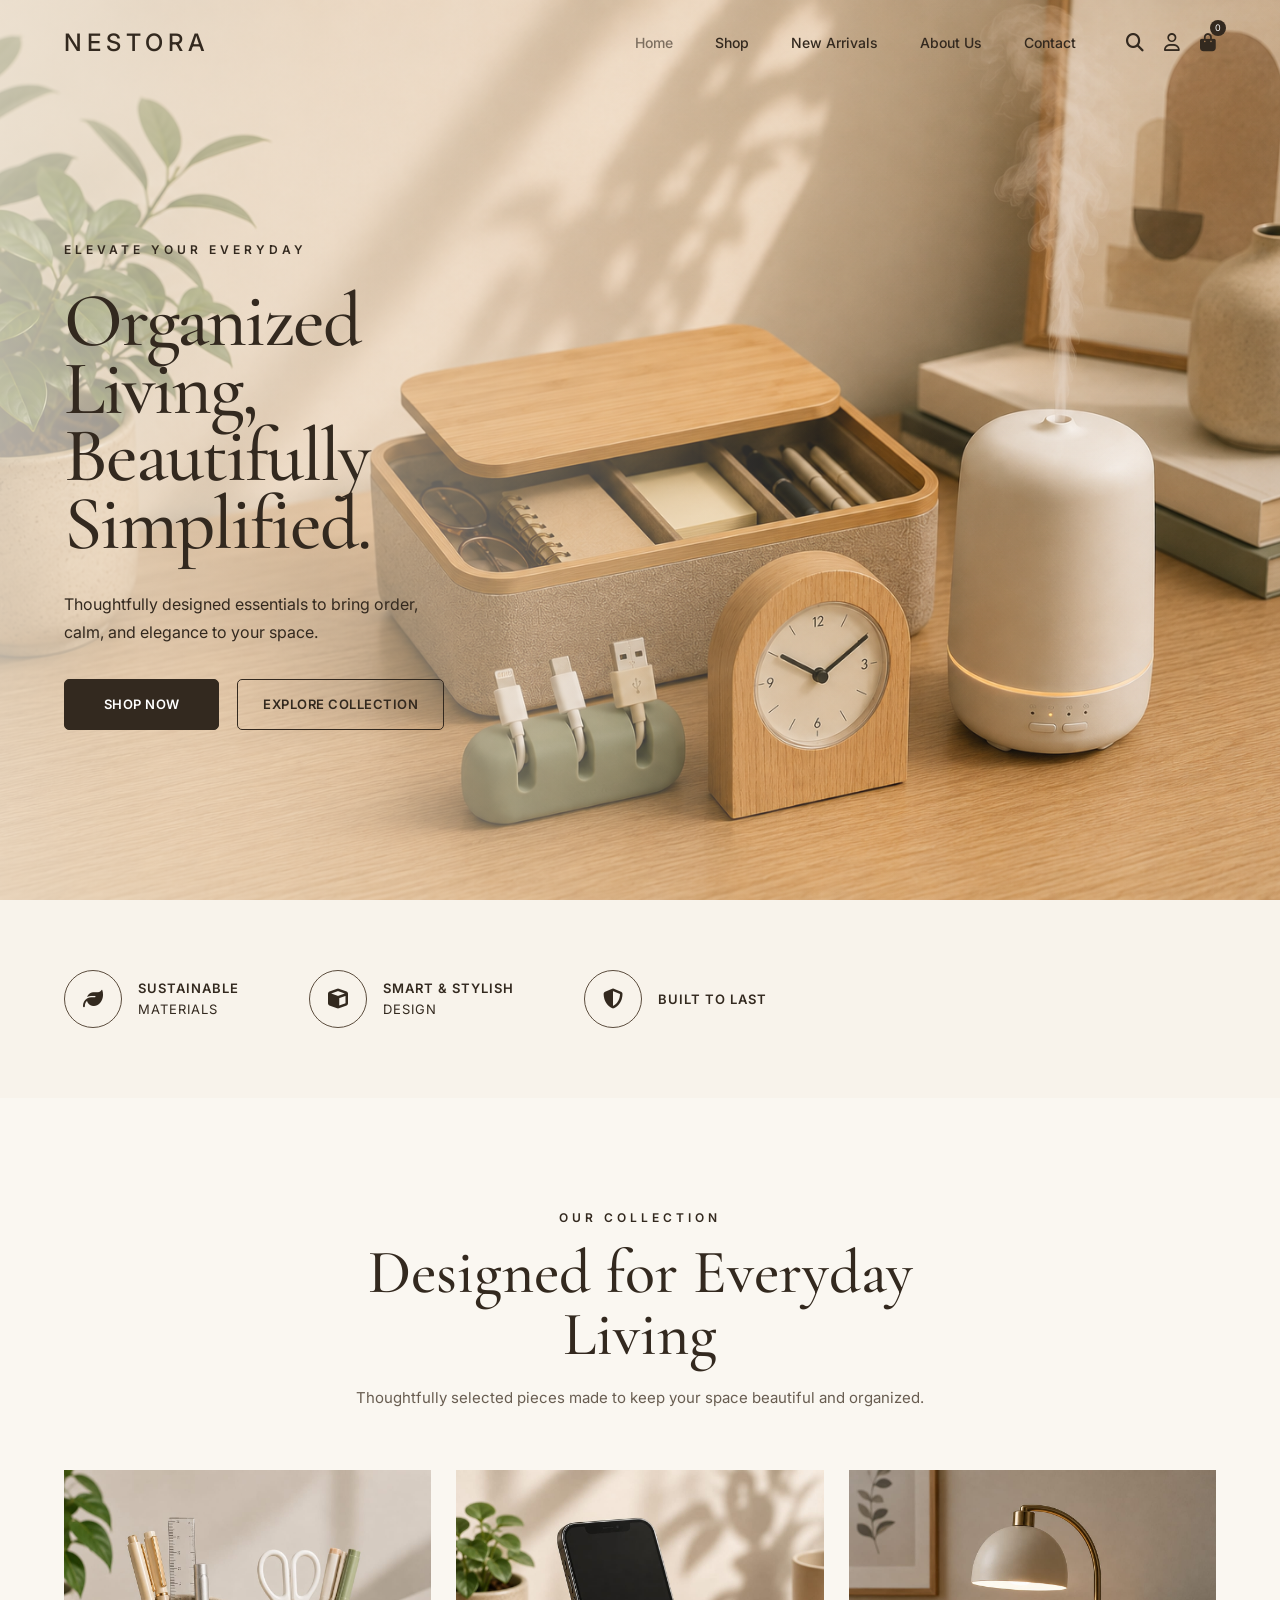
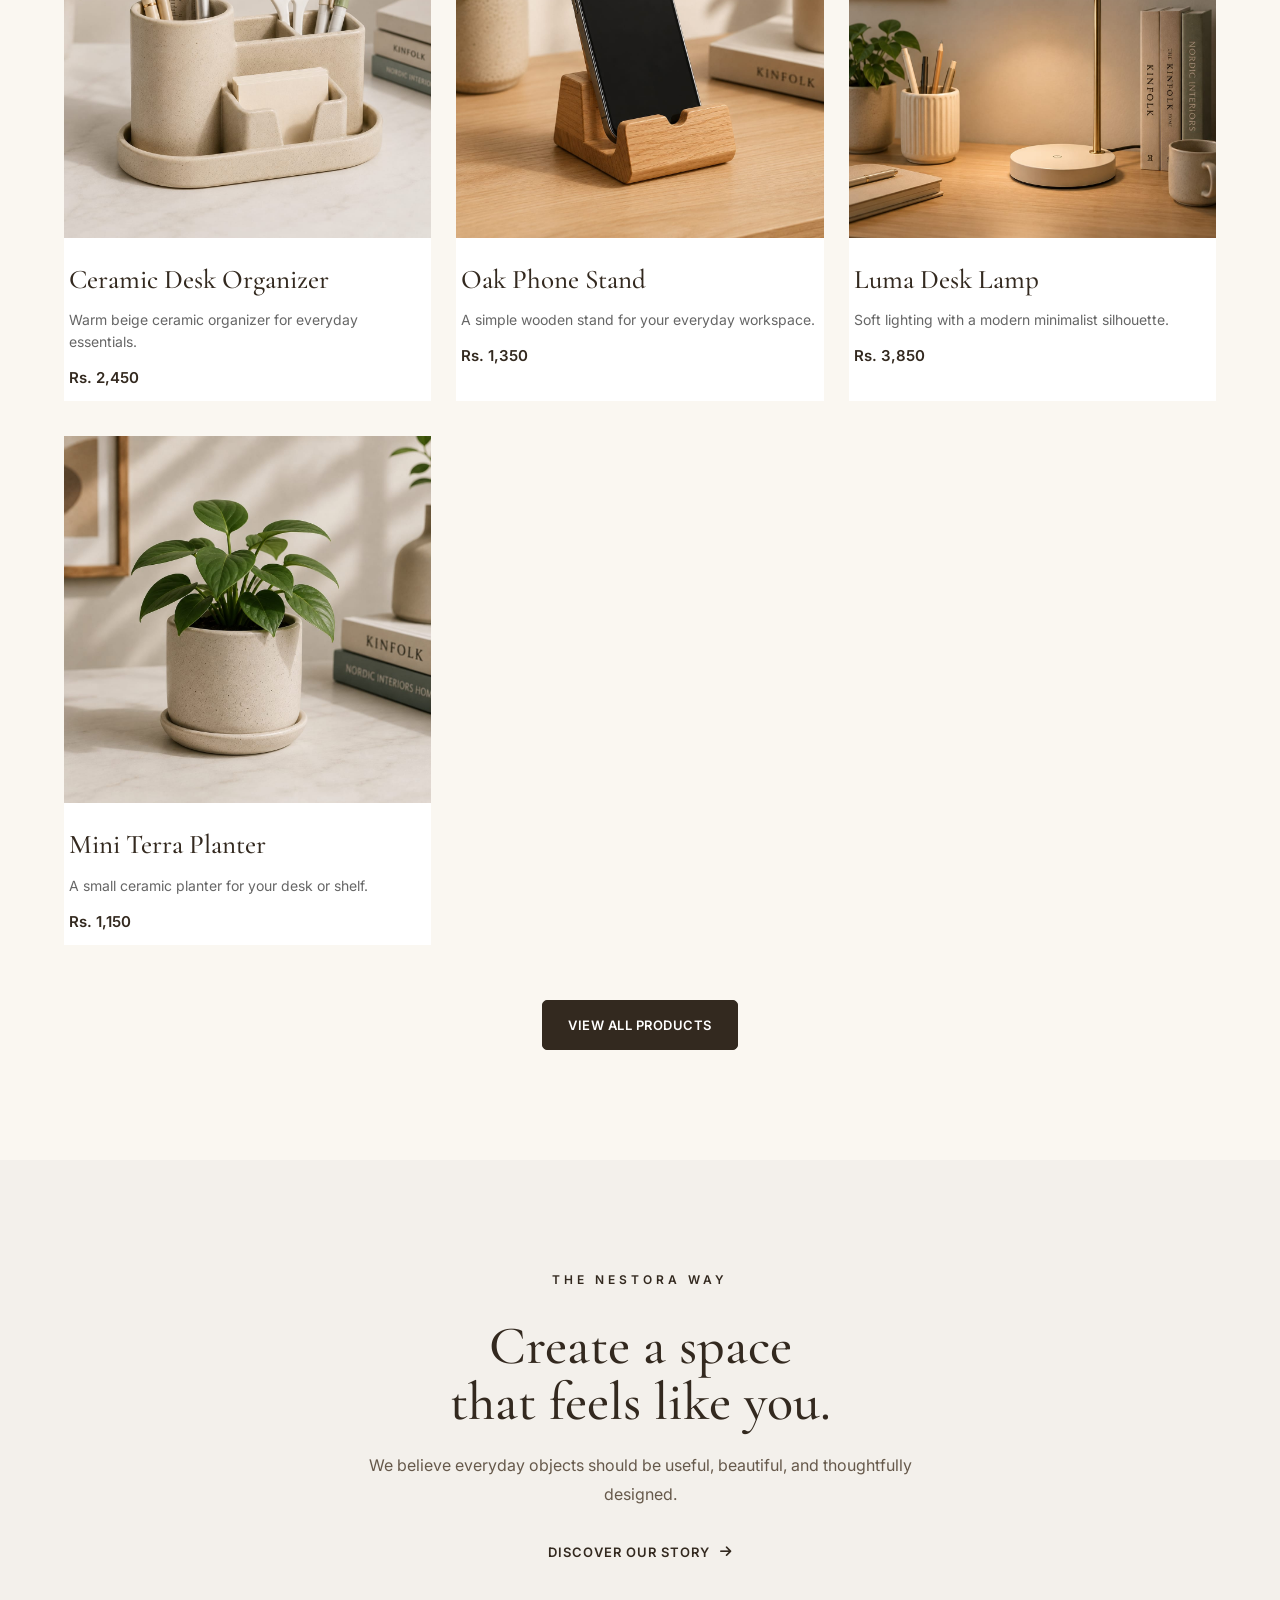
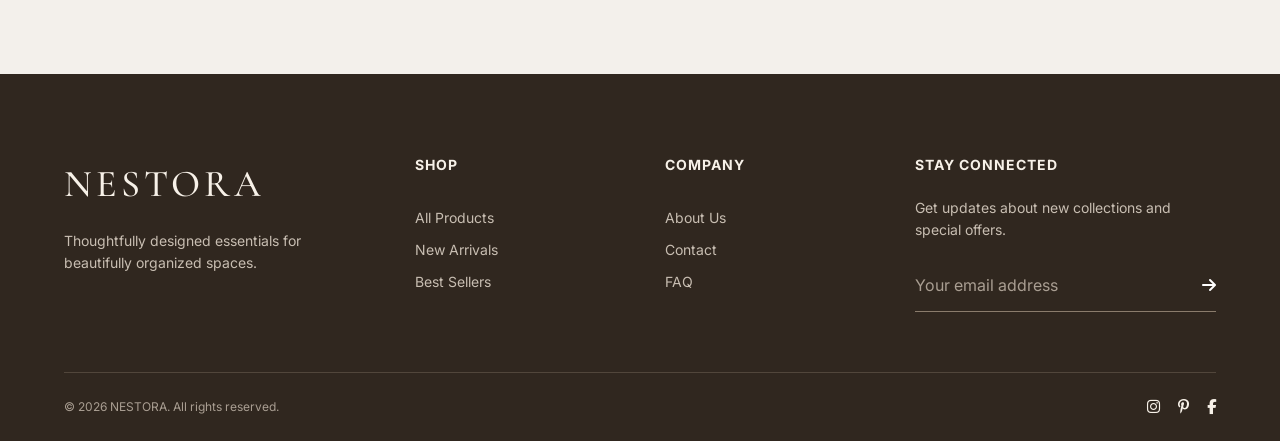
<file: index.html>
<!DOCTYPE html>
<html lang="en">
<head>
<meta charset="UTF-8">
<meta name="viewport" content="width=device-width, initial-scale=1.0">
<title>NESTORA | Elevate Your Everyday</title>
<link rel="stylesheet" href="css/style.css">
<link rel="stylesheet" href="css/responsive.css">
<link rel="stylesheet" href="css/shop.css">
<link rel="preconnect" href="https://fonts.googleapis.com">
<link rel="preconnect" href="https://fonts.gstatic.com" crossorigin>
<link href="https://fonts.googleapis.com/css2?family=Cormorant+Garamond:wght@400;500;600&family=Inter:wght@400;500;600&display=swap" rel="stylesheet">
<link rel="stylesheet" href="https://cdnjs.cloudflare.com/ajax/libs/font-awesome/6.7.2/css/all.min.css">
</head>
<body>
<header class="header">
<div class="container navbar">
<a href="index.html" class="logo">NESTORA</a>
<nav class="nav-menu">
<a href="index.html" class="active">Home</a>
<a href="shop.html">Shop</a>
<a href="new-arrivals.html">New Arrivals</a>
<a href="about.html">About Us</a>
<a href="contact.html">Contact</a>
</nav>
<div class="nav-icons">
<button class="icon-btn" aria-label="Search">
<i class="fa-solid fa-magnifying-glass"></i>
</button>
<a href="login.html" class="icon-btn" aria-label="Account">
<i class="fa-regular fa-user"></i>
</a>
<a href="cart.html" class="icon-btn cart-btn" aria-label="Shopping cart">
<i class="fa-solid fa-bag-shopping"></i>
<span class="cart-count">0</span>
</a>
<button class="menu-btn" aria-label="Open menu">
<i class="fa-solid fa-bars"></i>
</button>
</div>
</div>
</header>
<main>
<section class="hero">
<div class="hero-overlay">
<div class="container hero-content">
<div class="hero-text">
<p class="eyebrow">ELEVATE YOUR EVERYDAY</p>
<h1>Organized<br>Living,<br>Beautifully<br>Simplified.</h1>
<p class="hero-description">Thoughtfully designed essentials to bring order, calm, and elegance to your space.</p>
<div class="hero-buttons">
<a href="shop.html" class="btn btn-primary">Shop Now</a>
<a href="shop.html" class="btn btn-secondary">Explore Collection</a>
</div>
</div>
</div>
</div>
</section>
<section class="features">
<div class="container features-grid">
<div class="feature">
<div class="feature-icon">
<i class="fa-solid fa-leaf"></i>
</div>
<div>
<h3>Sustainable</h3>
<p>Materials</p>
</div>
</div>
<div class="feature">
<div class="feature-icon">
<i class="fa-solid fa-cube"></i>
</div>
<div>
<h3>Smart & Stylish</h3>
<p>Design</p>
</div>
</div>
<div class="feature">
<div class="feature-icon">
<i class="fa-solid fa-shield-halved"></i>
</div>
<div>
<h3>Built to Last</h3>
</div>
</div>
</div>
</section>
<section class="featured-products">
<div class="container">
<div class="section-heading">
<p class="eyebrow">OUR COLLECTION</p>
<h2>Designed for Everyday Living</h2>
<p>Thoughtfully selected pieces made to keep your space beautiful and organized.</p>
</div>
<div class="products-grid">
<article class="product-card">
<div class="product-image">
<img src="images/ceramic-desk-organizer.jpeg" alt="Ceramic Desk Organizer">
<button class="add-cart">
<i class="fa-solid fa-plus"></i>
</button>
</div>
<div class="product-info">
<h3>Ceramic Desk Organizer</h3>
<p>Warm beige ceramic organizer for everyday essentials.</p>
<span class="price">Rs. 2,450</span>
</div>
</article>
<article class="product-card">
<div class="product-image">
<img src="images/oak-phone-stand.jpeg" alt="Oak Phone Stand">
<button class="add-cart">
<i class="fa-solid fa-plus"></i>
</button>
</div>
<div class="product-info">
<h3>Oak Phone Stand</h3>
<p>A simple wooden stand for your everyday workspace.</p>
<span class="price">Rs. 1,350</span>
</div>
</article>
<article class="product-card">
<div class="product-image">
<img src="images/luma-desk-lamp.jpeg" alt="Luma Desk Lamp">
<button class="add-cart">
<i class="fa-solid fa-plus"></i>
</button>
</div>
<div class="product-info">
<h3>Luma Desk Lamp</h3>
<p>Soft lighting with a modern minimalist silhouette.</p>
<span class="price">Rs. 3,850</span>
</div>
</article>
<article class="product-card">
<div class="product-image">
<img src="images/mini-terra-planter.jpeg" alt="Mini Terra Planter">
<button class="add-cart">
<i class="fa-solid fa-plus"></i>
</button>
</div>
<div class="product-info">
<h3>Mini Terra Planter</h3>
<p>A small ceramic planter for your desk or shelf.</p>
<span class="price">Rs. 1,150</span>
</div>
</article>
</div>
<div class="view-all">
<a href="shop.html" class="btn btn-primary">View All Products</a>
</div>
</div>
</section>
<section class="brand-section">
<div class="container brand-content">
<p class="eyebrow">THE NESTORA WAY</p>
<h2>Create a space<br>that feels like you.</h2>
<p>We believe everyday objects should be useful, beautiful, and thoughtfully designed.</p>
<a href="about.html" class="text-link">Discover Our Story <i class="fa-solid fa-arrow-right"></i></a>
</div>
</section>
</main>
<footer class="footer">
<div class="container footer-grid">
<div class="footer-brand">
<h2>NESTORA</h2>
<p>Thoughtfully designed essentials for beautifully organized spaces.</p>
</div>
<div class="footer-links">
<h3>Shop</h3>
<a href="shop.html">All Products</a>
<a href="new-arrivals.html">New Arrivals</a>
<a href="best sellers.html">Best Sellers</a>
</div>
<div class="footer-links">
<h3>Company</h3>
<a href="about.html">About Us</a>
<a href="contact.html">Contact</a>
<a href="FAQ.html">FAQ</a>
</div>
<div class="footer-newsletter">
<h3>Stay Connected</h3>
<p>Get updates about new collections and special offers.</p>
<form>
<input type="email" placeholder="Your email address" required>
<button type="submit">
<i class="fa-solid fa-arrow-right"></i>
</button>
</form>
</div>
</div>
<div class="container footer-bottom">
<p>© 2026 NESTORA. All rights reserved.</p>
<div class="social-icons">
<a href="#" aria-label="Instagram">
<i class="fa-brands fa-instagram"></i>
</a>
<a href="#" aria-label="Pinterest">
<i class="fa-brands fa-pinterest-p"></i>
</a>
<a href="#" aria-label="Facebook">
<i class="fa-brands fa-facebook-f"></i>
</a>
</div>
</div>
</footer>
<script src="js/script.js"></script>
<script src="js/cart.js"></script>
</body>
</html>
</file>
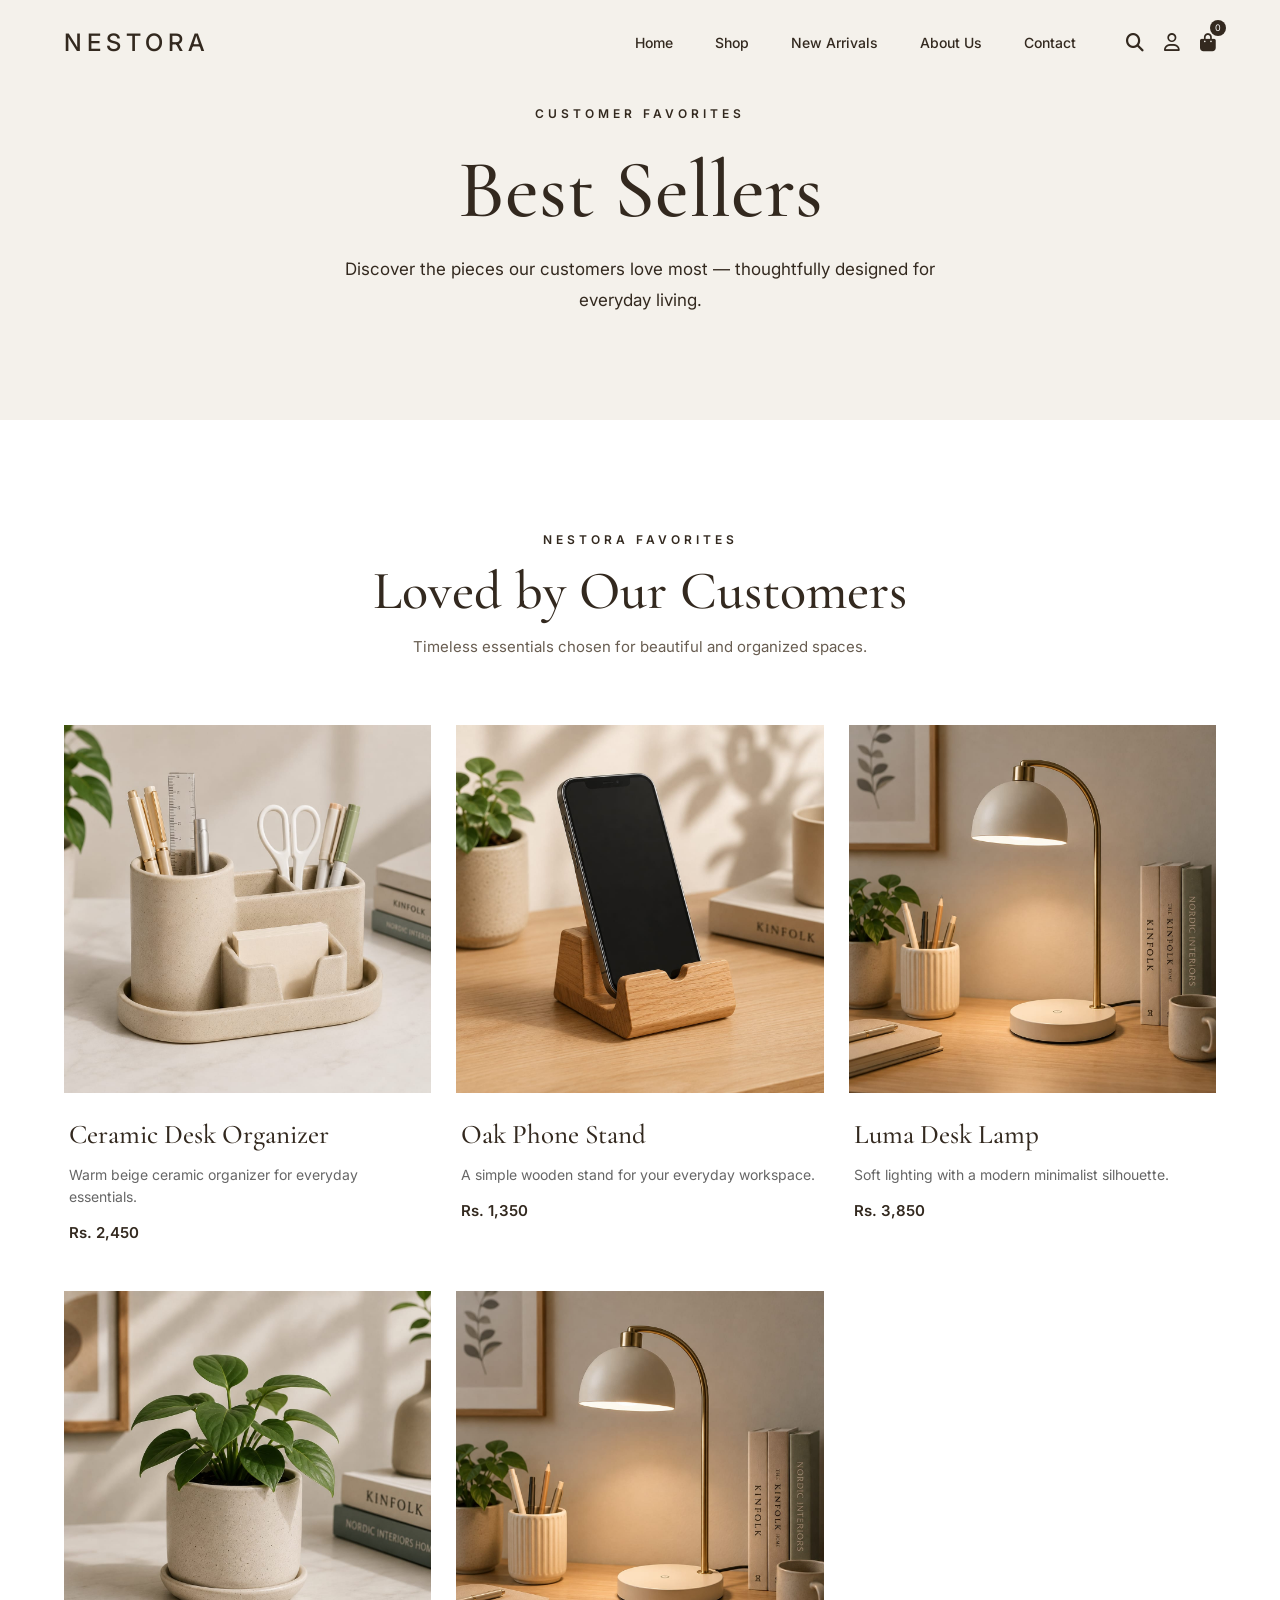
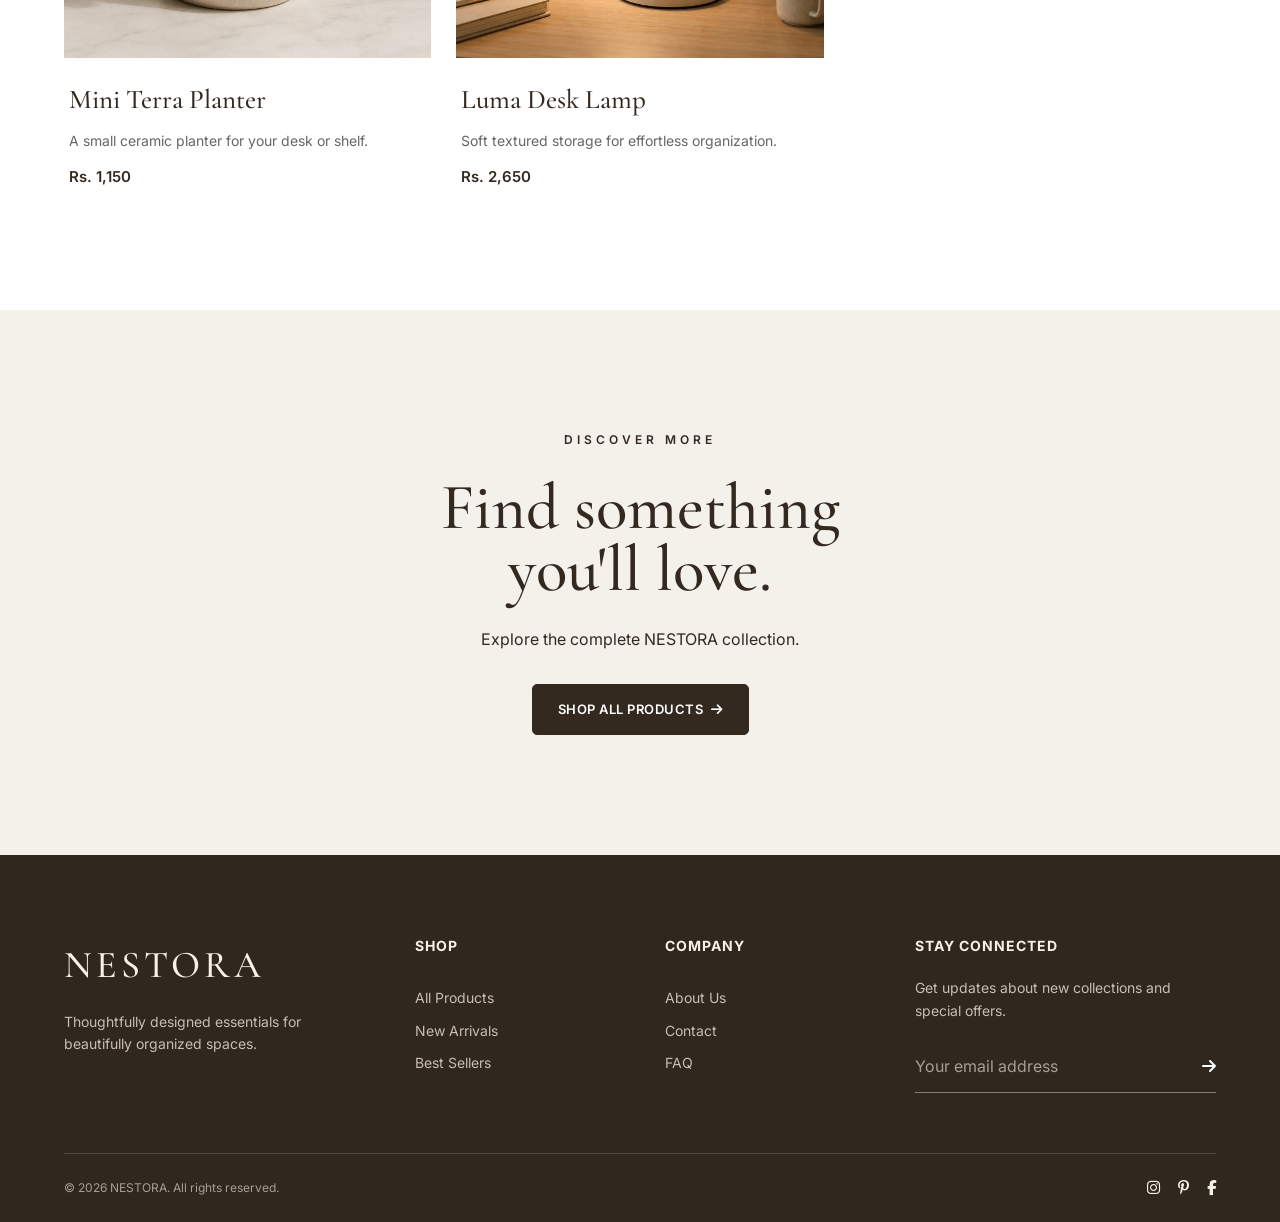
<file: best sellers.html>
<!DOCTYPE html>
<html lang="en">
<head>
<meta charset="UTF-8">
<meta name="viewport" content="width=device-width, initial-scale=1.0">
<title>Best Sellers | NESTORA</title>
<link rel="stylesheet" href="css/style.css">
<link rel="stylesheet" href="css/responsive.css">
<link rel="stylesheet" href="css/shop.css">
<link rel="preconnect" href="https://fonts.googleapis.com">
<link rel="preconnect" href="https://fonts.gstatic.com" crossorigin>
<link href="https://fonts.googleapis.com/css2?family=Cormorant+Garamond:wght@400;500;600&family=Inter:wght@400;500;600&display=swap" rel="stylesheet">
<link rel="stylesheet" href="https://cdnjs.cloudflare.com/ajax/libs/font-awesome/6.7.2/css/all.min.css">
</head>
<body>
<header class="header">
<div class="container navbar">
<a href="index.html" class="logo">NESTORA</a>
<nav class="nav-menu">
<a href="index.html">Home</a>
<a href="shop.html">Shop</a>
<a href="new-arrivals.html">New Arrivals</a>
<a href="about.html">About Us</a>
<a href="contact.html">Contact</a>
</nav>
<div class="nav-icons">
<button class="icon-btn" aria-label="Search">
<i class="fa-solid fa-magnifying-glass"></i>
</button>
<button class="icon-btn" aria-label="Account">
<i class="fa-regular fa-user"></i>
</button>
<a href="cart.html" class="icon-btn cart-btn" aria-label="Shopping cart">
<i class="fa-solid fa-bag-shopping"></i>
<span class="cart-count">0</span>
</a>
<button class="menu-btn" aria-label="Open menu">
<i class="fa-solid fa-bars"></i>
</button>
</div>
</div>
</header>
<main>
<section class="shop-hero">
<div class="container">
<p class="eyebrow">CUSTOMER FAVORITES</p>
<h1>Best Sellers</h1>
<p>Discover the pieces our customers love most — thoughtfully designed for everyday living.</p>
</div>
</section>
<section class="shop-products">
<div class="container">
<div class="section-heading">
<p class="eyebrow">NESTORA FAVORITES</p>
<h2>Loved by Our Customers</h2>
<p>Timeless essentials chosen for beautiful and organized spaces.</p>
</div>
<div class="products-grid">
<article class="product-card">
<div class="product-image">
<img src="images/ceramic-desk-organizer.jpeg" alt="Ceramic Desk Organizer">
<button class="add-cart" data-id="ceramic-desk-organizer" data-name="Ceramic Desk Organizer" data-price="2450" data-image="images/ceramic-desk-organizer.jpeg" aria-label="Add Ceramic Desk Organizer to cart">
<i class="fa-solid fa-plus"></i>
</button>
</div>
<div class="product-info">
<h3>Ceramic Desk Organizer</h3>
<p>Warm beige ceramic organizer for everyday essentials.</p>
<span class="price">Rs. 2,450</span>
</div>
</article>
<article class="product-card">
<div class="product-image">
<img src="images/oak-phone-stand.jpeg" alt="Oak Phone Stand">
<button class="add-cart" data-id="oak-phone-stand" data-name="Oak Phone Stand" data-price="1350" data-image="images/oak-phone-stand.jpeg" aria-label="Add Oak Phone Stand to cart">
<i class="fa-solid fa-plus"></i>
</button>
</div>
<div class="product-info">
<h3>Oak Phone Stand</h3>
<p>A simple wooden stand for your everyday workspace.</p>
<span class="price">Rs. 1,350</span>
</div>
</article>
<article class="product-card">
<div class="product-image">
<img src="images/luma-desk-lamp.jpeg" alt="Luma Desk Lamp">
<button class="add-cart" data-id="luma-desk-lamp" data-name="Luma Desk Lamp" data-price="3850" data-image="images/luma-desk-lamp.jpeg" aria-label="Add Luma Desk Lamp to cart">
<i class="fa-solid fa-plus"></i>
</button>
</div>
<div class="product-info">
<h3>Luma Desk Lamp</h3>
<p>Soft lighting with a modern minimalist silhouette.</p>
<span class="price">Rs. 3,850</span>
</div>
</article>
<article class="product-card">
<div class="product-image">
<img src="images/mini-terra-planter.jpeg" alt="Mini Terra Planter">
<button class="add-cart" data-id="mini-terra-planter" data-name="Mini Terra Planter" data-price="1150" data-image="images/mini-terra-planter.jpeg" aria-label="Add Mini Terra Planter to cart">
<i class="fa-solid fa-plus"></i>
</button>
</div>
<div class="product-info">
<h3>Mini Terra Planter</h3>
<p>A small ceramic planter for your desk or shelf.</p>
<span class="price">Rs. 1,150</span>
</div>
</article>
<article class="product-card">
<div class="product-image">
<img src="images/luma-desk-lamp.jpeg" alt="Luma Desk Lamp">
<button class="add-cart" data-id="luma-desk-lamp" data-name="Luma Desk Lamp" data-price="2250" data-image="images/luma-desk-lamp.jpeg" aria-label="Add Linen Storage Basket to cart">
<i class="fa-solid fa-plus"></i>
</button>
</div>
<div class="product-info">
<h3>Luma Desk Lamp</h3>
<p>Soft textured storage for effortless organization.</p>
<span class="price">Rs. 2,650</span>
</div>
</article>
</div>
</div>
</section>
<section class="shop-cta">
<div class="container">
<p class="eyebrow">DISCOVER MORE</p>
<h2>Find something<br>you'll love.</h2>
<p>Explore the complete NESTORA collection.</p>
<a href="shop.html" class="btn btn-primary">Shop All Products <i class="fa-solid fa-arrow-right"></i></a>
</div>
</section>
</main>
<footer class="footer">
<div class="container footer-grid">
<div class="footer-brand">
<h2>NESTORA</h2>
<p>Thoughtfully designed essentials for beautifully organized spaces.</p>
</div>
<div class="footer-links">
<h3>Shop</h3>
<a href="shop.html">All Products</a>
<a href="new-arrivals.html">New Arrivals</a>
<a href="best-sellers.html">Best Sellers</a>
</div>
<div class="footer-links">
<h3>Company</h3>
<a href="about.html">About Us</a>
<a href="contact.html">Contact</a>
<a href="faq.html">FAQ</a>
</div>
<div class="footer-newsletter">
<h3>Stay Connected</h3>
<p>Get updates about new collections and special offers.</p>
<form>
<input type="email" placeholder="Your email address" required>
<button type="submit">
<i class="fa-solid fa-arrow-right"></i>
</button>
</form>
</div>
</div>
<div class="container footer-bottom">
<p>© 2026 NESTORA. All rights reserved.</p>
<div class="social-icons">
<a href="#" aria-label="Instagram">
<i class="fa-brands fa-instagram"></i>
</a>
<a href="#" aria-label="Pinterest">
<i class="fa-brands fa-pinterest-p"></i>
</a>
<a href="#" aria-label="Facebook">
<i class="fa-brands fa-facebook-f"></i>
</a>
</div>
</div>
</footer>
<script src="js/script.js"></script>
<script src="js/cart.js"></script>
</body>
</html>
</file>
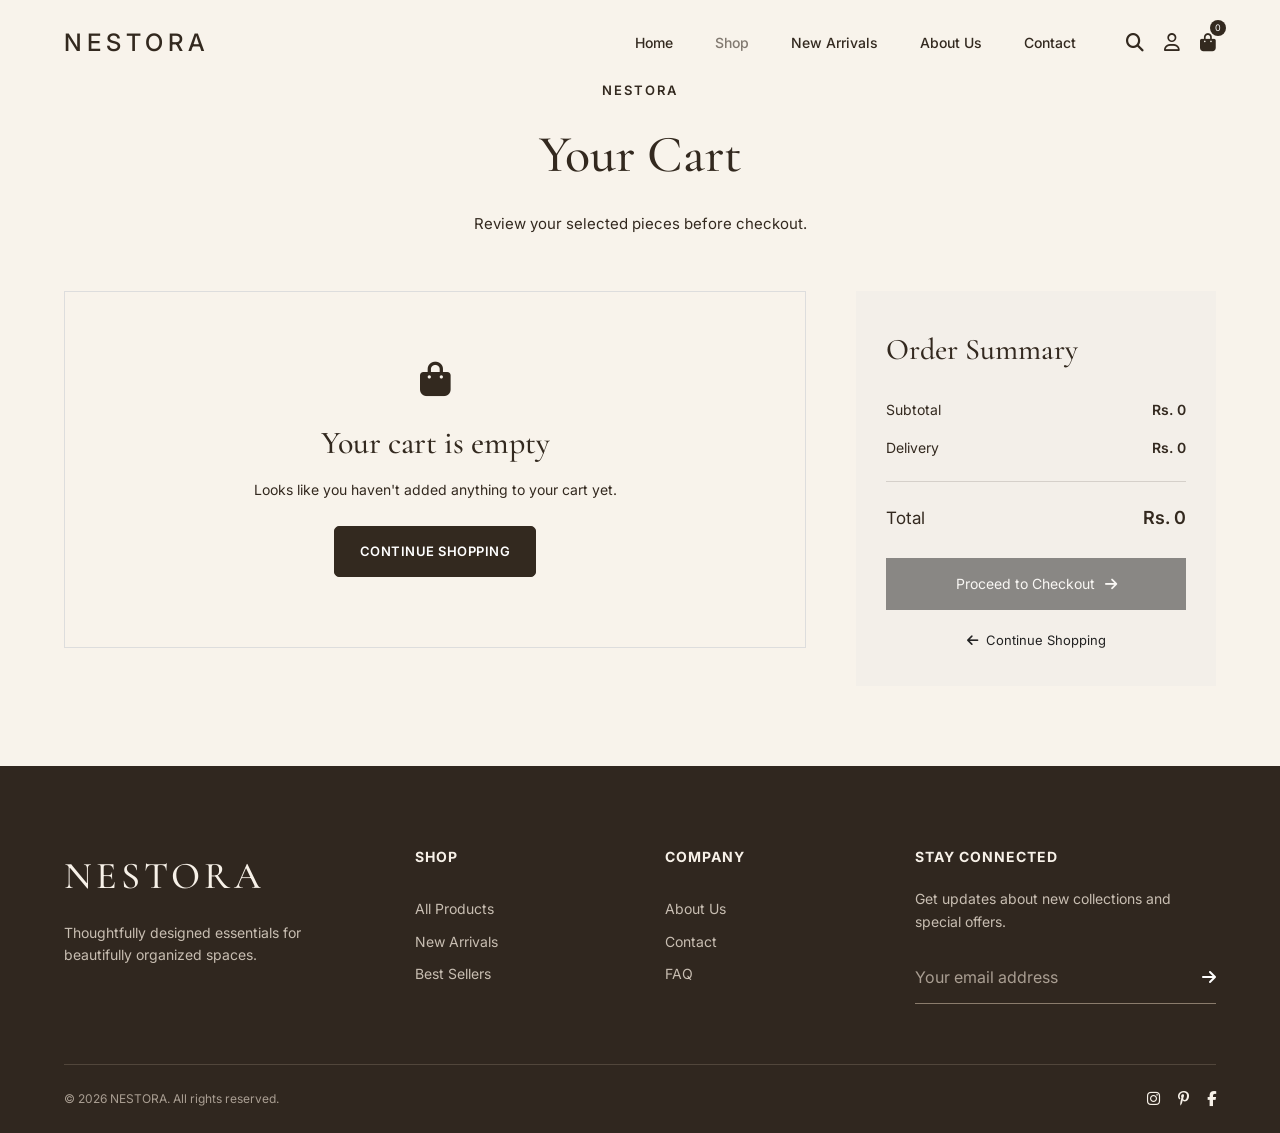
<file: cart.html>
<!DOCTYPE html>
<html lang="en">
<head>
<meta charset="UTF-8">
<meta name="viewport" content="width=device-width, initial-scale=1.0">
<title>NESTORA | Cart</title>
<link rel="stylesheet" href="css/style.css">
<link rel="stylesheet" href="css/shop.css">
<link rel="stylesheet" href="css/responsive.css">
<link rel="preconnect" href="https://fonts.googleapis.com">
<link rel="preconnect" href="https://fonts.gstatic.com" crossorigin>
<link href="https://fonts.googleapis.com/css2?family=Cormorant+Garamond:wght@400;500;600&family=Inter:wght@400;500;600&display=swap" rel="stylesheet">
<link rel="stylesheet" href="https://cdnjs.cloudflare.com/ajax/libs/font-awesome/6.7.2/css/all.min.css">
</head>
<body>
<header class="header">
<div class="container navbar">
<a href="index.html" class="logo">NESTORA</a>
<nav class="nav-menu">
<a href="index.html">Home</a>
<a href="shop.html" class="active">Shop</a>
<a href="new-arrivals.html">New Arrivals</a>
<a href="about.html">About Us</a>
<a href="contact.html">Contact</a>
</nav>
<div class="nav-icons">
<button class="icon-btn" type="button" aria-label="Search">
<i class="fa-solid fa-magnifying-glass"></i>
</button>
<button class="icon-btn" type="button" aria-label="Account">
<i class="fa-regular fa-user"></i>
</button>
<a href="cart.html" class="icon-btn cart-btn" aria-label="Shopping cart">
<i class="fa-solid fa-bag-shopping"></i>
<span class="cart-count">0</span>
</a>
<button class="menu-btn" type="button" aria-label="Open menu">
<i class="fa-solid fa-bars"></i>
</button>
</div>
</div>
</header>
<main>
<section class="cart-page">
<div class="container">
<div class="cart-heading">
<p class="eyebrow">NESTORA</p>
<h1>Your Cart</h1>
<p>Review your selected pieces before checkout.</p>
</div>
<div class="cart-layout">
<div class="cart-items">
<div id="cartItems"></div>
<div class="empty-cart" id="emptyCart">
<i class="fa-solid fa-bag-shopping"></i>
<h2>Your cart is empty</h2>
<p>Looks like you haven't added anything to your cart yet.</p>
<a href="shop.html" class="btn btn-primary">Continue Shopping</a>
</div>
</div>
<aside class="cart-summary">
<h2>Order Summary</h2>
<div class="summary-row">
<span>Subtotal</span>
<span id="cartSubtotal">Rs. 0</span>
</div>
<div class="summary-row">
<span>Delivery</span>
<span id="cartDelivery">Rs. 0</span>
</div>
<div class="summary-line"></div>
<div class="summary-row summary-total">
<span>Total</span>
<span id="cartTotal">Rs. 0</span>
</div>
<a href="checkout.html" class="checkout-btn" id="checkoutButton">Proceed to Checkout <i class="fa-solid fa-arrow-right"></i></a>
<a href="shop.html" class="continue-shopping"><i class="fa-solid fa-arrow-left"></i> Continue Shopping</a>
</aside>
</div>
</div>
</section>
</main>
<footer class="footer">
<div class="container footer-grid">
<div class="footer-brand">
<h2>NESTORA</h2>
<p>Thoughtfully designed essentials for beautifully organized spaces.</p>
</div>
<div class="footer-links">
<h3>Shop</h3>
<a href="shop.html">All Products</a>
<a href="new-arrivals.html">New Arrivals</a>
<a href="best sellers.html">Best Sellers</a>
</div>
<div class="footer-links">
<h3>Company</h3>
<a href="about.html">About Us</a>
<a href="contact.html">Contact</a>
<a href="FAQ.html">FAQ</a>
</div>
<div class="footer-newsletter">
<h3>Stay Connected</h3>
<p>Get updates about new collections and special offers.</p>
<form>
<input type="email" placeholder="Your email address" required>
<button type="submit" aria-label="Subscribe">
<i class="fa-solid fa-arrow-right"></i>
</button>
</form>
</div>
</div>
<div class="container footer-bottom">
<p>© 2026 NESTORA. All rights reserved.</p>
<div class="social-icons">
<a href="#" aria-label="Instagram">
<i class="fa-brands fa-instagram"></i>
</a>
<a href="#" aria-label="Pinterest">
<i class="fa-brands fa-pinterest-p"></i>
</a>
<a href="#" aria-label="Facebook">
<i class="fa-brands fa-facebook-f"></i>
</a>
</div>
</div>
</footer>
<script src="js/cart.js"></script>
<script src="js/script.js"></script>
</body>
</html>
</file>
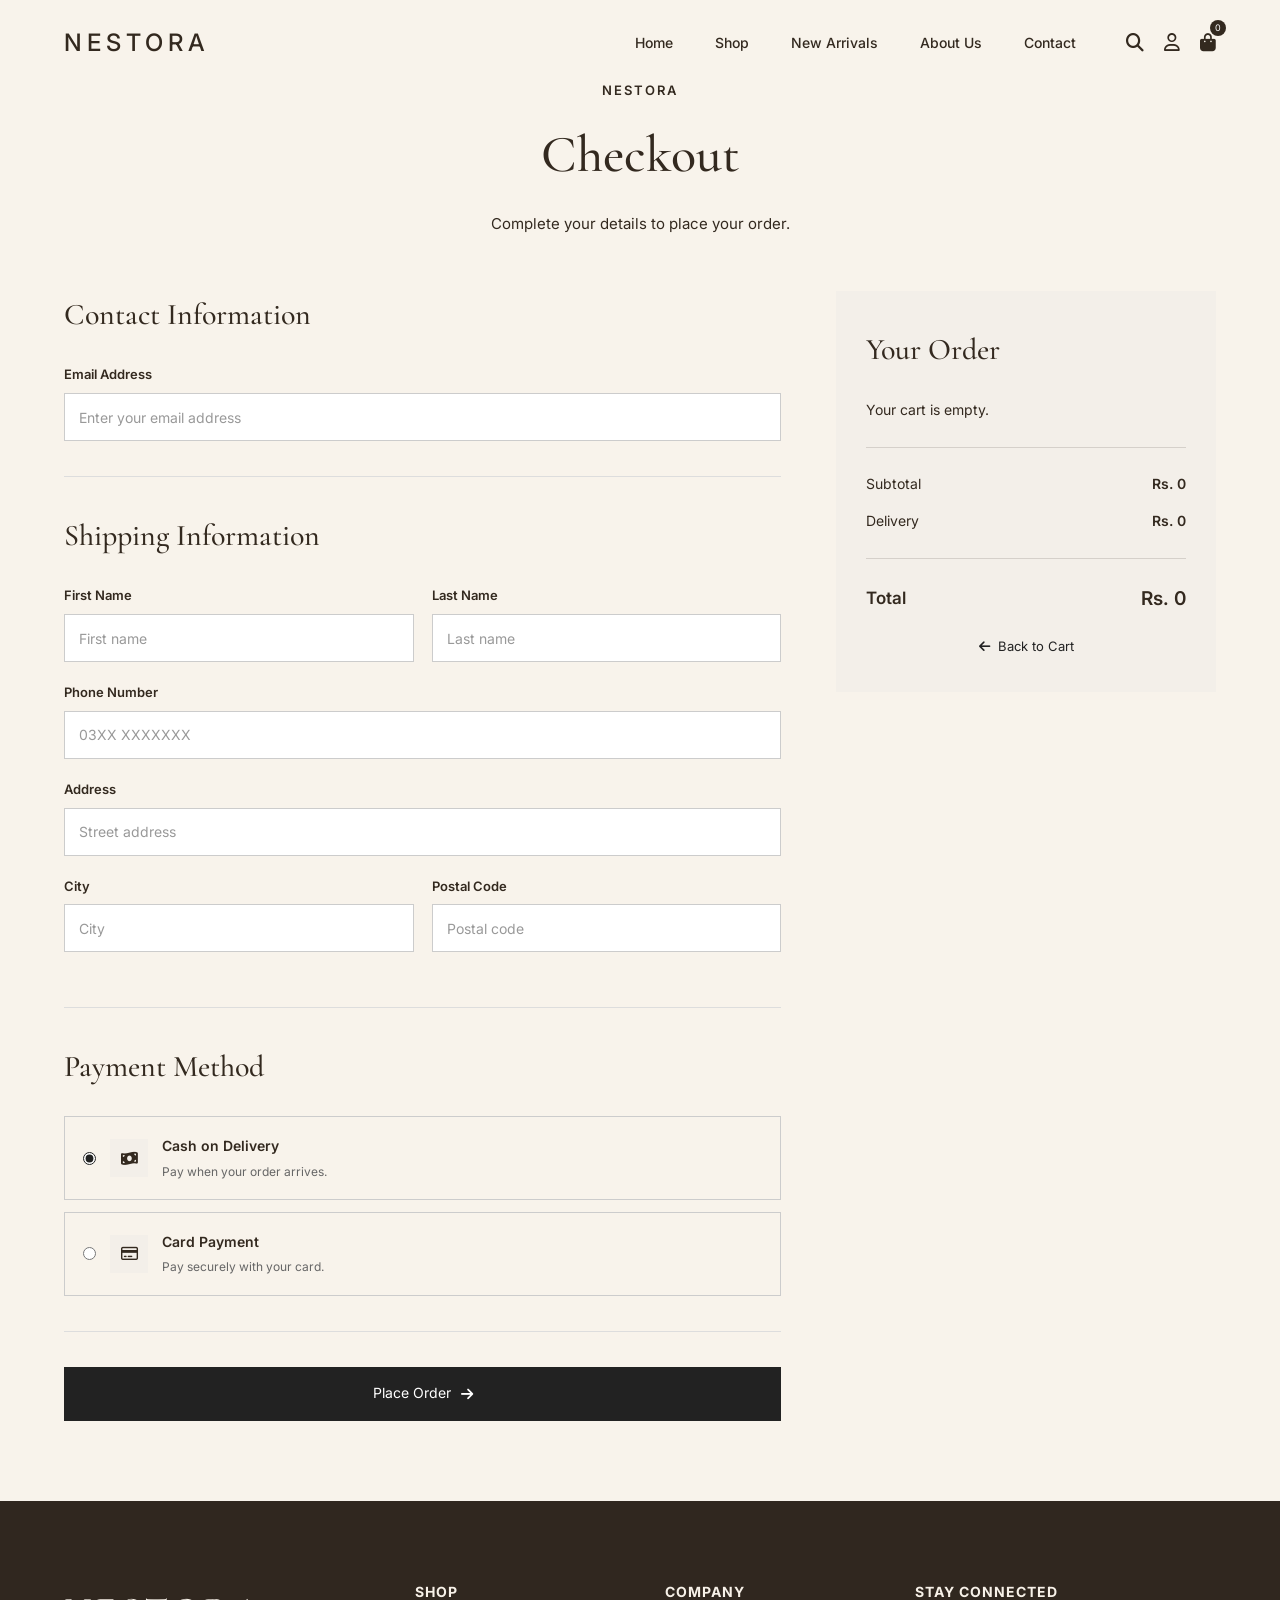
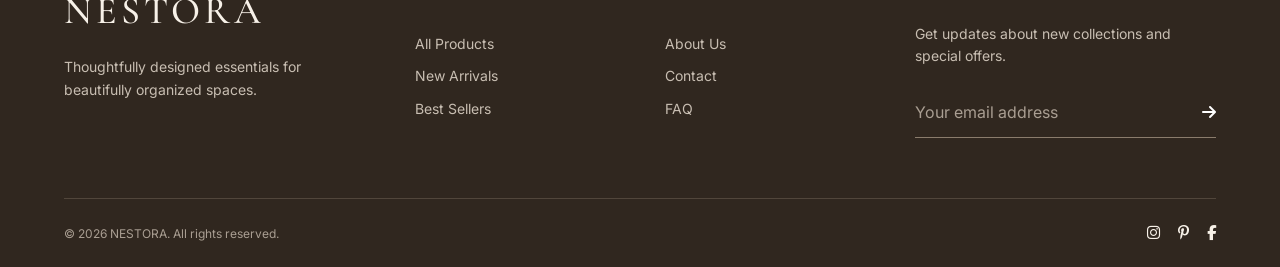
<file: checkout.html>
<!DOCTYPE html>
<html lang="en">
<head>
<meta charset="UTF-8">
<meta name="viewport" content="width=device-width, initial-scale=1.0">
<title>NESTORA | Checkout</title>
<link rel="stylesheet" href="css/style.css">
<link rel="stylesheet" href="css/shop.css">
<link rel="stylesheet" href="css/checkout.css">
<link rel="preconnect" href="https://fonts.googleapis.com">
<link rel="preconnect" href="https://fonts.gstatic.com" crossorigin>
<link href="https://fonts.googleapis.com/css2?family=Cormorant+Garamond:wght@400;500;600&family=Inter:wght@400;500;600&display=swap" rel="stylesheet">
<link rel="stylesheet" href="https://cdnjs.cloudflare.com/ajax/libs/font-awesome/6.7.2/css/all.min.css">
</head>
<body>
<header class="header">
<div class="container navbar">
<a href="index.html" class="logo">NESTORA</a>
<nav class="nav-menu">
<a href="index.html">Home</a>
<a href="shop.html">Shop</a>
<a href="new-arrivals.html">New Arrivals</a>
<a href="about.html">About Us</a>
<a href="contact.html">Contact</a>
</nav>
<div class="nav-icons">
<button class="icon-btn" aria-label="Search">
<i class="fa-solid fa-magnifying-glass"></i>
</button>
<button class="icon-btn" aria-label="Account">
<i class="fa-regular fa-user"></i>
</button>
<button class="icon-btn cart-btn" aria-label="Shopping cart" onclick="window.location.href='cart.html'">
<i class="fa-solid fa-bag-shopping"></i>
<span class="cart-count">0</span>
</button>
<button class="menu-btn" aria-label="Open menu">
<i class="fa-solid fa-bars"></i>
</button>
</div>
</div>
</header>
<main>
<section class="checkout-page">
<div class="container">
<div class="checkout-heading">
<p class="eyebrow">NESTORA</p>
<h1>Checkout</h1>
<p>Complete your details to place your order.</p>
</div>
<div class="checkout-layout">
<div class="checkout-form-wrapper">
<form id="checkoutForm">
<div class="checkout-section">
<h2>Contact Information</h2>
<div class="form-group">
<label for="email">Email Address</label>
<input type="email" id="email" name="email" placeholder="Enter your email address" required>
</div>
</div>
<div class="checkout-section">
<h2>Shipping Information</h2>
<div class="form-row">
<div class="form-group">
<label for="firstName">First Name</label>
<input type="text" id="firstName" name="firstName" placeholder="First name" required>
</div>
<div class="form-group">
<label for="lastName">Last Name</label>
<input type="text" id="lastName" name="lastName" placeholder="Last name" required>
</div>
</div>
<div class="form-group">
<label for="phone">Phone Number</label>
<input type="tel" id="phone" name="phone" placeholder="03XX XXXXXXX" required>
</div>
<div class="form-group">
<label for="address">Address</label>
<input type="text" id="address" name="address" placeholder="Street address" required>
</div>
<div class="form-row">
<div class="form-group">
<label for="city">City</label>
<input type="text" id="city" name="city" placeholder="City" required>
</div>
<div class="form-group">
<label for="postalCode">Postal Code</label>
<input type="text" id="postalCode" name="postalCode" placeholder="Postal code">
</div>
</div>
</div>
<div class="checkout-section">
<h2>Payment Method</h2>
<div class="payment-options">
<label class="payment-option">
<input type="radio" name="payment" value="cod" checked>
<span class="payment-icon">
<i class="fa-solid fa-money-bill-wave"></i>
</span>
<span class="payment-text">
<strong>Cash on Delivery</strong>
<small>Pay when your order arrives.</small>
</span>
</label>
<label class="payment-option">
<input type="radio" name="payment" value="card">
<span class="payment-icon">
<i class="fa-regular fa-credit-card"></i>
</span>
<span class="payment-text">
<strong>Card Payment</strong>
<small>Pay securely with your card.</small>
</span>
</label>
</div>
</div>
<button type="submit" class="place-order-btn">
<span>Place Order</span>
<i class="fa-solid fa-arrow-right"></i>
</button>
</form>
</div>
<aside class="checkout-summary">
<h2>Your Order</h2>
<div id="checkoutItems" class="checkout-items"></div>
<div class="checkout-summary-line"></div>
<div class="checkout-summary-row">
<span>Subtotal</span>
<span id="checkoutSubtotal">Rs. 0</span>
</div>
<div class="checkout-summary-row">
<span>Delivery</span>
<span id="checkoutDelivery">Rs. 200</span>
</div>
<div class="checkout-summary-line"></div>
<div class="checkout-total">
<span>Total</span>
<span id="checkoutTotal">Rs. 0</span>
</div>
<a href="cart.html" class="back-to-cart">
<i class="fa-solid fa-arrow-left"></i>
Back to Cart
</a>
</aside>
</div>
</div>
</section>
</main>
<footer class="footer">
<div class="container footer-grid">
<div class="footer-brand">
<h2>NESTORA</h2>
<p>Thoughtfully designed essentials for beautifully organized spaces.</p>
</div>
<div class="footer-links">
<h3>Shop</h3>
<a href="shop.html">All Products</a>
<a href="new-arrivals.html">New Arrivals</a>
<a href="#">Best Sellers</a>
</div>
<div class="footer-links">
<h3>Company</h3>
<a href="about.html">About Us</a>
<a href="contact.html">Contact</a>
<a href="#">FAQ</a>
</div>
<div class="footer-newsletter">
<h3>Stay Connected</h3>
<p>Get updates about new collections and special offers.</p>
<form>
<input type="email" placeholder="Your email address" required>
<button type="submit" aria-label="Subscribe">
<i class="fa-solid fa-arrow-right"></i>
</button>
</form>
</div>
</div>
<div class="container footer-bottom">
<p>© 2026 NESTORA. All rights reserved.</p>
<div class="social-icons">
<a href="#" aria-label="Instagram">
<i class="fa-brands fa-instagram"></i>
</a>
<a href="#" aria-label="Pinterest">
<i class="fa-brands fa-pinterest-p"></i>
</a>
<a href="#" aria-label="Facebook">
<i class="fa-brands fa-facebook-f"></i>
</a>
</div>
</div>
</footer>
<script src="js/script.js"></script>
<script src="js/checkout.js"></script>
</body>
</html>
</file>
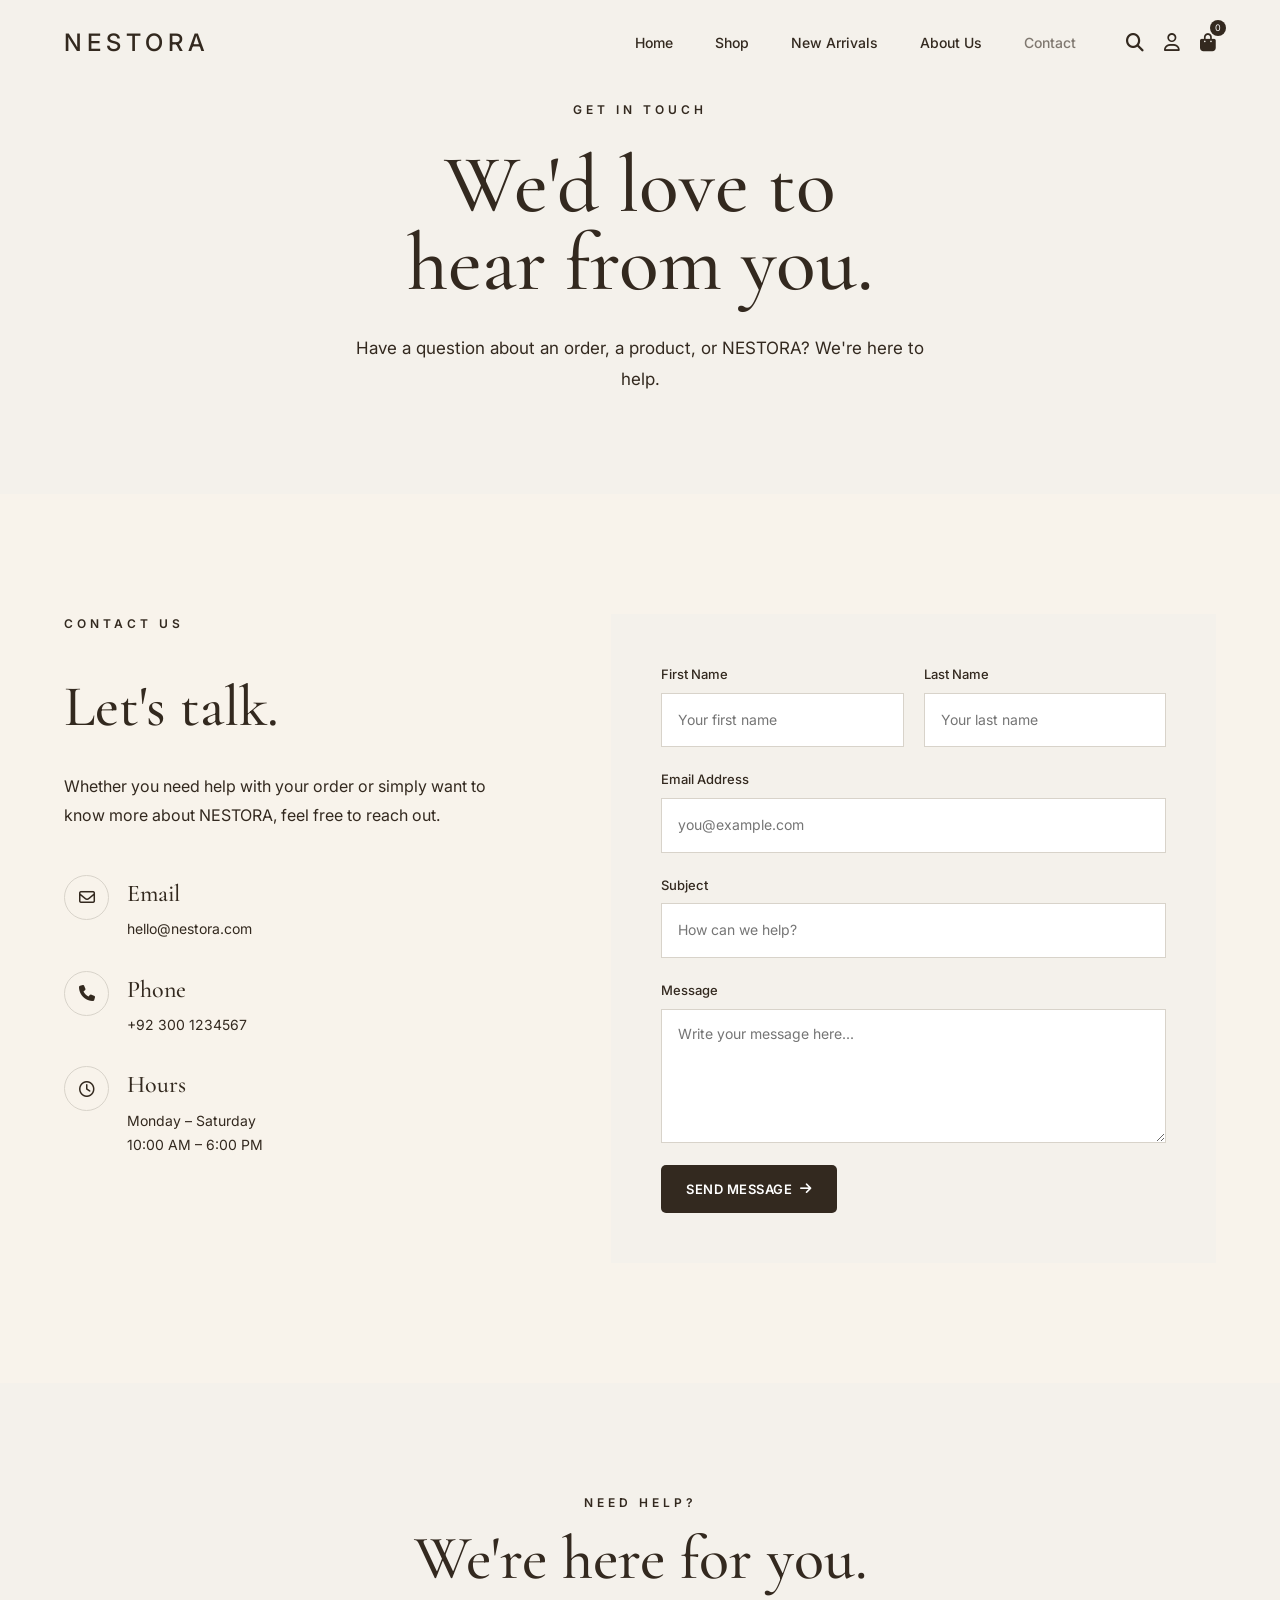
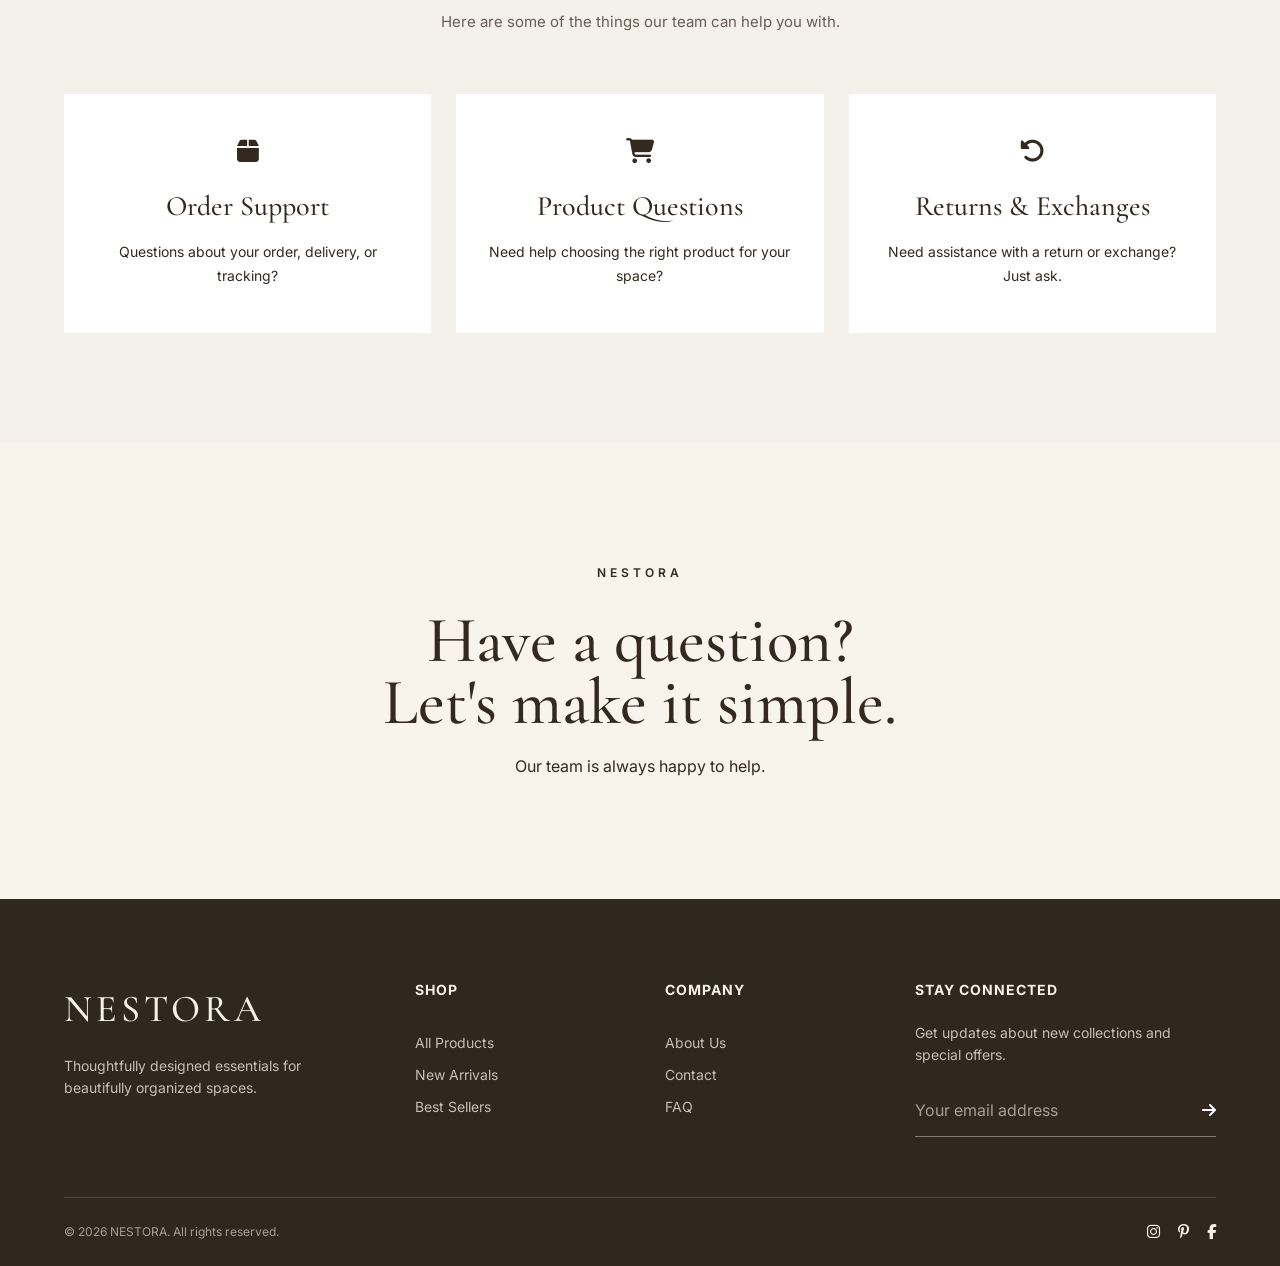
<file: contact.html>
<!DOCTYPE html>
<html lang="en">
<head>
<meta charset="UTF-8">
<meta name="viewport" content="width=device-width, initial-scale=1.0">
<title>Contact Us | NESTORA</title>
<link rel="stylesheet" href="css/style.css">
<link rel="stylesheet" href="css/responsive.css">
<link rel="stylesheet" href="css/contact.css">
<link rel="preconnect" href="https://fonts.googleapis.com">
<link rel="preconnect" href="https://fonts.gstatic.com" crossorigin>
<link href="https://fonts.googleapis.com/css2?family=Cormorant+Garamond:wght@400;500;600&family=Inter:wght@400;500;600&display=swap" rel="stylesheet">
<link rel="stylesheet" href="https://cdnjs.cloudflare.com/ajax/libs/font-awesome/6.7.2/css/all.min.css">
</head>
<body>
<header class="header">
<div class="container navbar">
<a href="index.html" class="logo">NESTORA</a>
<nav class="nav-menu">
<a href="index.html">Home</a>
<a href="shop.html">Shop</a>
<a href="new-arrivals.html">New Arrivals</a>
<a href="about.html">About Us</a>
<a href="contact.html" class="active">Contact</a>
</nav>
<div class="nav-icons">
<button class="icon-btn" aria-label="Search">
<i class="fa-solid fa-magnifying-glass"></i>
</button>
<a href="login.html" class="icon-btn" aria-label="Account">
<i class="fa-regular fa-user"></i>
</a>
<a href="cart.html" class="icon-btn cart-btn" aria-label="Shopping cart">
<i class="fa-solid fa-bag-shopping"></i>
<span class="cart-count">0</span>
</a>
<button class="menu-btn" aria-label="Open menu">
<i class="fa-solid fa-bars"></i>
</button>
</div>
</div>
</header>
<main>
<section class="contact-hero">
<div class="container contact-hero-content">
<p class="eyebrow">GET IN TOUCH</p>
<h1>We'd love to<br>hear from you.</h1>
<p>Have a question about an order, a product, or NESTORA? We're here to help.</p>
</div>
</section>
<section class="contact-section">
<div class="container contact-grid">
<div class="contact-info">
<p class="eyebrow">CONTACT US</p>
<h2>Let's talk.</h2>
<p class="contact-intro">Whether you need help with your order or simply want to know more about NESTORA, feel free to reach out.</p>
<div class="contact-details">
<div class="contact-item">
<div class="contact-icon">
<i class="fa-regular fa-envelope"></i>
</div>
<div>
<h3>Email</h3>
<p>hello@nestora.com</p>
</div>
</div>
<div class="contact-item">
<div class="contact-icon">
<i class="fa-solid fa-phone"></i>
</div>
<div>
<h3>Phone</h3>
<p>+92 300 1234567</p>
</div>
</div>
<div class="contact-item">
<div class="contact-icon">
<i class="fa-regular fa-clock"></i>
</div>
<div>
<h3>Hours</h3>
<p>Monday – Saturday</p>
<span>10:00 AM – 6:00 PM</span>
</div>
</div>
</div>
</div>
<div class="contact-form-wrapper">
<form class="contact-form">
<div class="form-row">
<div class="form-group">
<label for="firstName">First Name</label>
<input type="text" id="firstName" name="firstName" placeholder="Your first name" required>
</div>
<div class="form-group">
<label for="lastName">Last Name</label>
<input type="text" id="lastName" name="lastName" placeholder="Your last name" required>
</div>
</div>
<div class="form-group">
<label for="email">Email Address</label>
<input type="email" id="email" name="email" placeholder="you@example.com" required>
</div>
<div class="form-group">
<label for="subject">Subject</label>
<input type="text" id="subject" name="subject" placeholder="How can we help?" required>
</div>
<div class="form-group">
<label for="message">Message</label>
<textarea id="message" name="message" rows="6" placeholder="Write your message here..." required></textarea>
</div>
<button type="submit" class="btn btn-primary">Send Message <i class="fa-solid fa-arrow-right"></i></button>
</form>
</div>
</div>
</section>
<section class="contact-help">
<div class="container">
<div class="section-heading">
<p class="eyebrow">NEED HELP?</p>
<h2>We're here for you.</h2>
<p>Here are some of the things our team can help you with.</p>
</div>
<div class="help-grid">
<div class="help-card">
<i class="fa-solid fa-box"></i>
<h3>Order Support</h3>
<p>Questions about your order, delivery, or tracking?</p>
</div>
<div class="help-card">
<i class="fa-solid fa-cart-shopping"></i>
<h3>Product Questions</h3>
<p>Need help choosing the right product for your space?</p>
</div>
<div class="help-card">
<i class="fa-solid fa-rotate-left"></i>
<h3>Returns & Exchanges</h3>
<p>Need assistance with a return or exchange? Just ask.</p>
</div>
</div>
</div>
</section>
<section class="contact-cta">
<div class="container">
<p class="eyebrow">NESTORA</p>
<h2>Have a question?<br>Let's make it simple.</h2>
<p>Our team is always happy to help.</p>
</div>
</section>
</main>
<footer class="footer">
<div class="container footer-grid">
<div class="footer-brand">
<h2>NESTORA</h2>
<p>Thoughtfully designed essentials for beautifully organized spaces.</p>
</div>
<div class="footer-links">
<h3>Shop</h3>
<a href="shop.html">All Products</a>
<a href="new-arrivals.html">New Arrivals</a>
<a href="best sellers.html">Best Sellers</a>
</div>
<div class="footer-links">
<h3>Company</h3>
<a href="about.html">About Us</a>
<a href="contact.html">Contact</a>
<a href="FAQ.html">FAQ</a>
</div>
<div class="footer-newsletter">
<h3>Stay Connected</h3>
<p>Get updates about new collections and special offers.</p>
<form>
<input type="email" placeholder="Your email address" required>
<button type="submit">
<i class="fa-solid fa-arrow-right"></i>
</button>
</form>
</div>
</div>
<div class="container footer-bottom">
<p>© 2026 NESTORA. All rights reserved.</p>
<div class="social-icons">
<a href="#" aria-label="Instagram">
<i class="fa-brands fa-instagram"></i>
</a>
<a href="#" aria-label="Pinterest">
<i class="fa-brands fa-pinterest-p"></i>
</a>
<a href="#" aria-label="Facebook">
<i class="fa-brands fa-facebook-f"></i>
</a>
</div>
</div>
</footer>
<script src="js/script.js"></script>
<script src="js/cart.js"></script>
<script src="js/contact.js"></script>
</body>
</html>
</file>
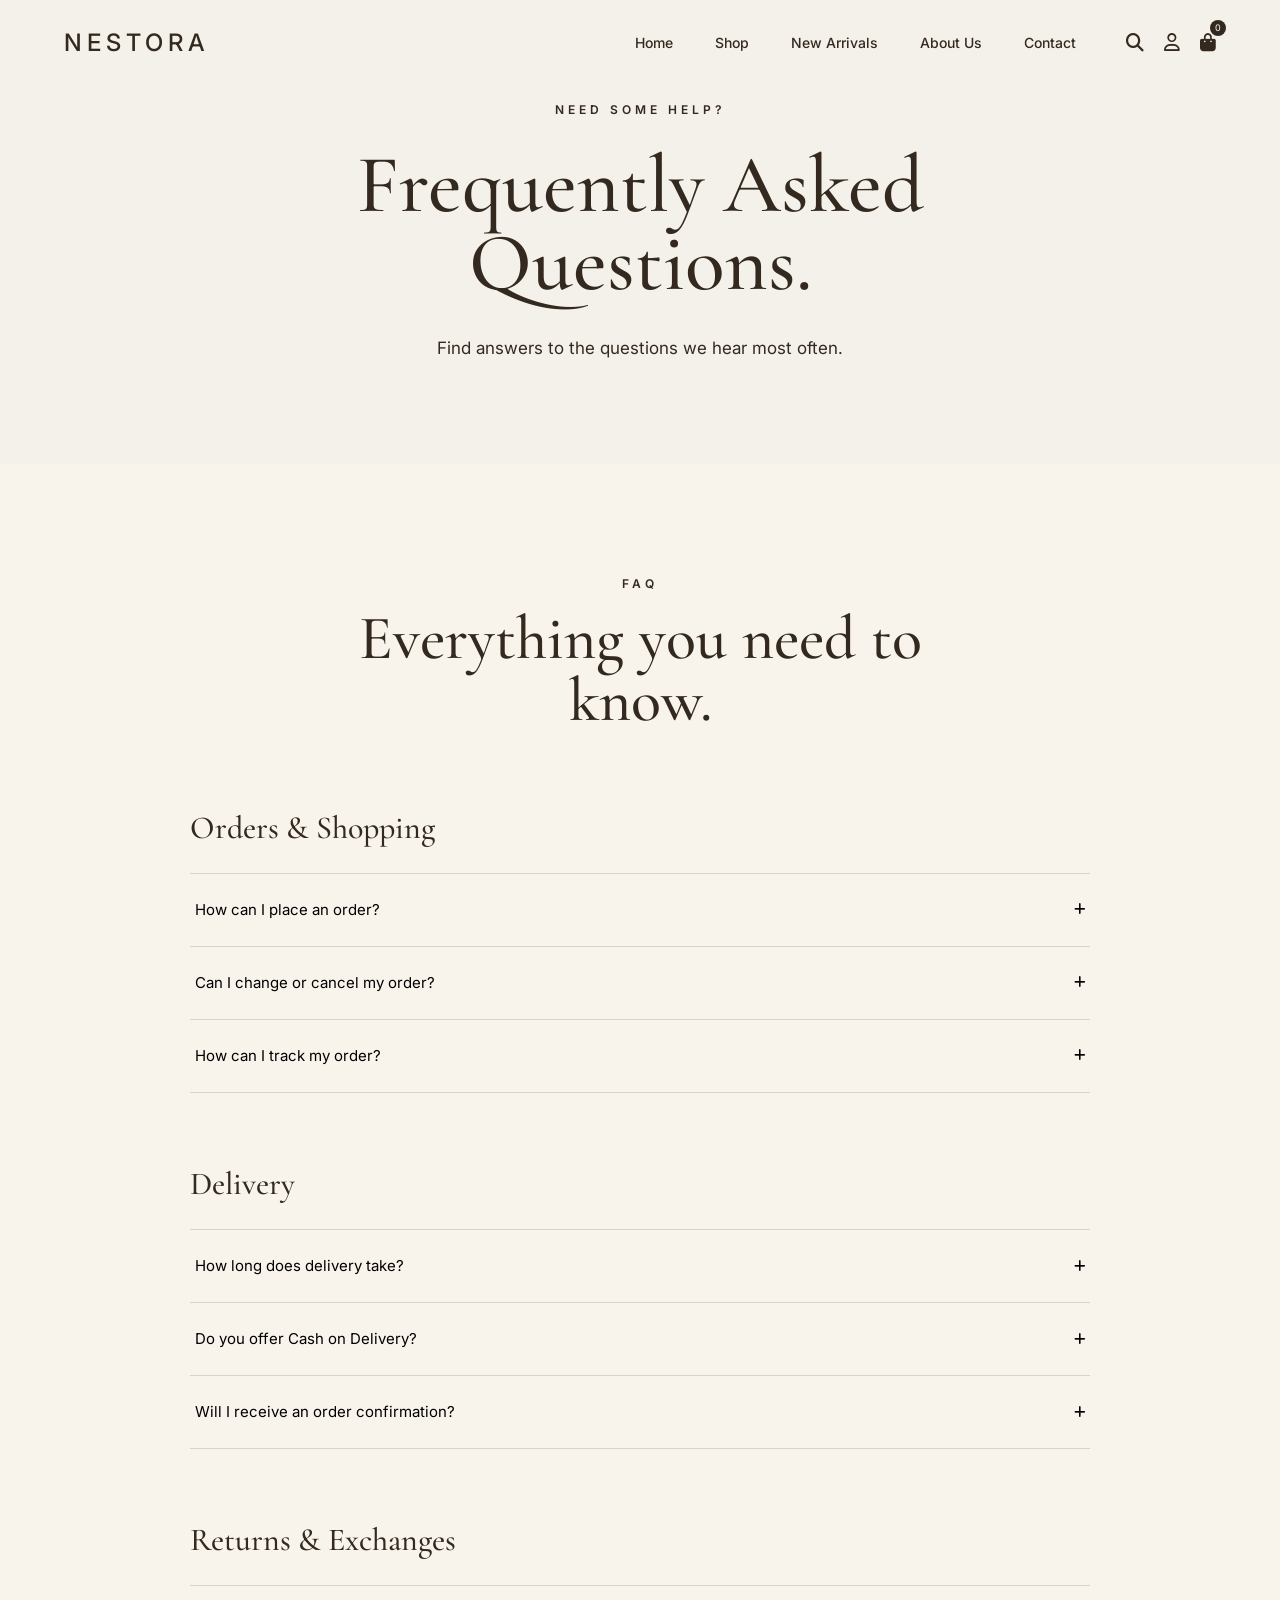
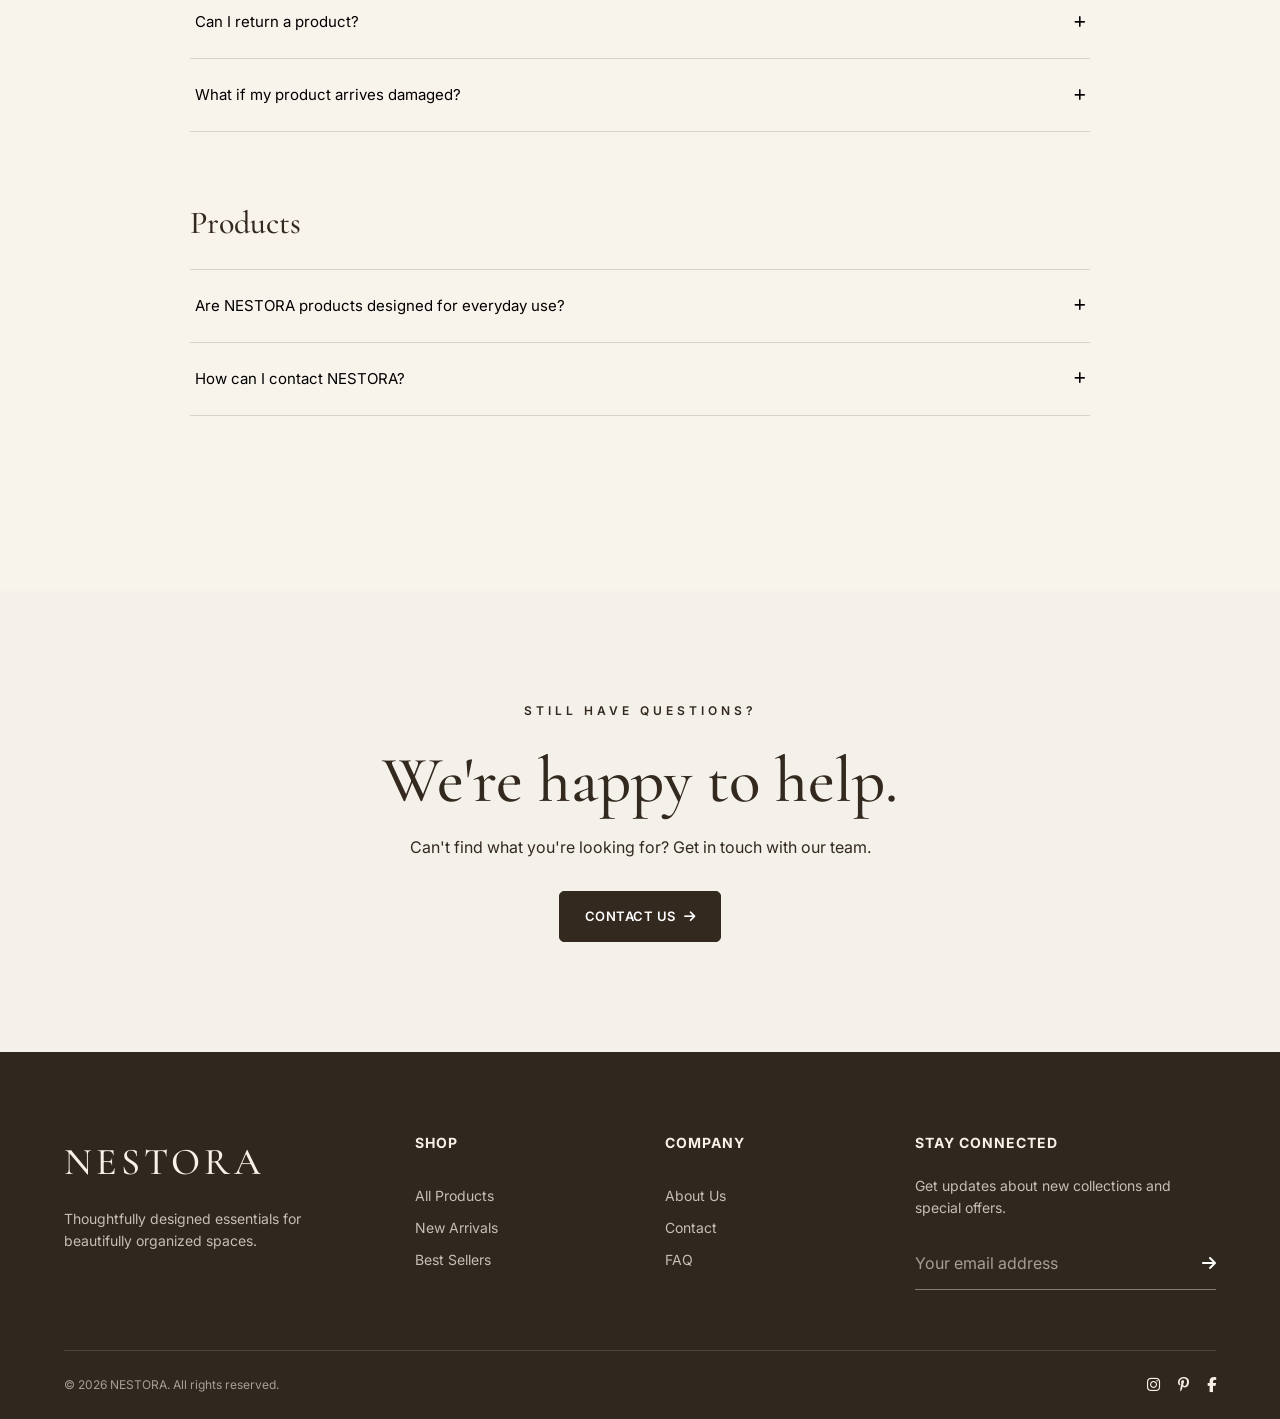
<file: FAQ.html>
<!DOCTYPE html>
<html lang="en">
<head>
<meta charset="UTF-8">
<meta name="viewport" content="width=device-width, initial-scale=1.0">
<title>FAQ | NESTORA</title>
<link rel="stylesheet" href="css/style.css">
<link rel="stylesheet" href="css/responsive.css">
<link rel="stylesheet" href="css/faq.css">
<link rel="preconnect" href="https://fonts.googleapis.com">
<link rel="preconnect" href="https://fonts.gstatic.com" crossorigin>
<link href="https://fonts.googleapis.com/css2?family=Cormorant+Garamond:wght@400;500;600&family=Inter:wght@400;500;600&display=swap" rel="stylesheet">
<link rel="stylesheet" href="https://cdnjs.cloudflare.com/ajax/libs/font-awesome/6.7.2/css/all.min.css">
</head>
<body>
<header class="header">
<div class="container navbar">
<a href="index.html" class="logo">NESTORA</a>
<nav class="nav-menu">
<a href="index.html">Home</a>
<a href="shop.html">Shop</a>
<a href="new-arrivals.html">New Arrivals</a>
<a href="about.html">About Us</a>
<a href="contact.html">Contact</a>
</nav>
<div class="nav-icons">
<button class="icon-btn" aria-label="Search">
<i class="fa-solid fa-magnifying-glass"></i>
</button>
<a href="login.html" class="icon-btn" aria-label="Account">
<i class="fa-regular fa-user"></i>
</a>
<a href="cart.html" class="icon-btn cart-btn" aria-label="Shopping cart">
<i class="fa-solid fa-bag-shopping"></i>
<span class="cart-count">0</span>
</a>
<button class="menu-btn" aria-label="Open menu">
<i class="fa-solid fa-bars"></i>
</button>
</div>
</div>
</header>
<main>
<section class="faq-hero">
<div class="container faq-hero-content">
<p class="eyebrow">NEED SOME HELP?</p>
<h1>Frequently Asked<br>Questions.</h1>
<p>Find answers to the questions we hear most often.</p>
</div>
</section>
<section class="faq-section">
<div class="container faq-container">
<div class="section-heading">
<p class="eyebrow">FAQ</p>
<h2>Everything you need to know.</h2>
</div>
<div class="faq-category">
<h3>Orders & Shopping</h3>
<div class="faq-item">
<button class="faq-question">
<span>How can I place an order?</span>
<i class="fa-solid fa-plus"></i>
</button>
<div class="faq-answer">
<p>Browse our collection, choose the products you love, add them to your cart, and proceed to checkout. Follow the checkout steps to complete your order.</p>
</div>
</div>
<div class="faq-item">
<button class="faq-question">
<span>Can I change or cancel my order?</span>
<i class="fa-solid fa-plus"></i>
</button>
<div class="faq-answer">
<p>If you need to change or cancel an order, please contact us as soon as possible. We'll do our best to help before the order is processed.</p>
</div>
</div>
<div class="faq-item">
<button class="faq-question">
<span>How can I track my order?</span>
<i class="fa-solid fa-plus"></i>
</button>
<div class="faq-answer">
<p>Once your order has been processed, you can use your order information to check its delivery status.</p>
</div>
</div>
</div>
<div class="faq-category">
<h3>Delivery</h3>
<div class="faq-item">
<button class="faq-question">
<span>How long does delivery take?</span>
<i class="fa-solid fa-plus"></i>
</button>
<div class="faq-answer">
<p>Delivery times may vary depending on your location. You'll receive delivery information during checkout and after your order is confirmed.</p>
</div>
</div>
<div class="faq-item">
<button class="faq-question">
<span>Do you offer Cash on Delivery?</span>
<i class="fa-solid fa-plus"></i>
</button>
<div class="faq-answer">
<p>Yes, Cash on Delivery is available for eligible orders and locations.</p>
</div>
</div>
<div class="faq-item">
<button class="faq-question">
<span>Will I receive an order confirmation?</span>
<i class="fa-solid fa-plus"></i>
</button>
<div class="faq-answer">
<p>Yes. After successfully placing an order, you'll see your order confirmation and order details.</p>
</div>
</div>
</div>
<div class="faq-category">
<h3>Returns & Exchanges</h3>
<div class="faq-item">
<button class="faq-question">
<span>Can I return a product?</span>
<i class="fa-solid fa-plus"></i>
</button>
<div class="faq-answer">
<p>If you're not satisfied with your purchase, please contact our support team to discuss your return options.</p>
</div>
</div>
<div class="faq-item">
<button class="faq-question">
<span>What if my product arrives damaged?</span>
<i class="fa-solid fa-plus"></i>
</button>
<div class="faq-answer">
<p>Please contact us as soon as possible with details of the issue. Our team will help you with the next steps.</p>
</div>
</div>
</div>
<div class="faq-category">
<h3>Products</h3>
<div class="faq-item">
<button class="faq-question">
<span>Are NESTORA products designed for everyday use?</span>
<i class="fa-solid fa-plus"></i>
</button>
<div class="faq-answer">
<p>Yes. Our collection is selected with everyday functionality, simplicity, and timeless design in mind.</p>
</div>
</div>
<div class="faq-item">
<button class="faq-question">
<span>How can I contact NESTORA?</span>
<i class="fa-solid fa-plus"></i>
</button>
<div class="faq-answer">
<p>You can reach us through our Contact Us page. Our team will be happy to assist you.</p>
</div>
</div>
</div>
</div>
</section>
<section class="faq-cta">
<div class="container">
<p class="eyebrow">STILL HAVE QUESTIONS?</p>
<h2>We're happy to help.</h2>
<p>Can't find what you're looking for? Get in touch with our team.</p>
<a href="contact.html" class="btn btn-primary">Contact Us <i class="fa-solid fa-arrow-right"></i></a>
</div>
</section>
</main>
<footer class="footer">
<div class="container footer-grid">
<div class="footer-brand">
<h2>NESTORA</h2>
<p>Thoughtfully designed essentials for beautifully organized spaces.</p>
</div>
<div class="footer-links">
<h3>Shop</h3>
<a href="shop.html">All Products</a>
<a href="new-arrivals.html">New Arrivals</a>
<a href="#">Best Sellers</a>
</div>
<div class="footer-links">
<h3>Company</h3>
<a href="about.html">About Us</a>
<a href="contact.html">Contact</a>
<a href="faq.html">FAQ</a>
</div>
<div class="footer-newsletter">
<h3>Stay Connected</h3>
<p>Get updates about new collections and special offers.</p>
<form>
<input type="email" placeholder="Your email address" required>
<button type="submit">
<i class="fa-solid fa-arrow-right"></i>
</button>
</form>
</div>
</div>
<div class="container footer-bottom">
<p>© 2026 NESTORA. All rights reserved.</p>
<div class="social-icons">
<a href="#" aria-label="Instagram">
<i class="fa-brands fa-instagram"></i>
</a>
<a href="#" aria-label="Pinterest">
<i class="fa-brands fa-pinterest-p"></i>
</a>
<a href="#" aria-label="Facebook">
<i class="fa-brands fa-facebook-f"></i>
</a>
</div>
</div>
</footer>
<script src="js/faq.js"></script>
<script src="js/script.js"></script>
<script src="js/cart.js"></script>
</body>
</html>
</file>
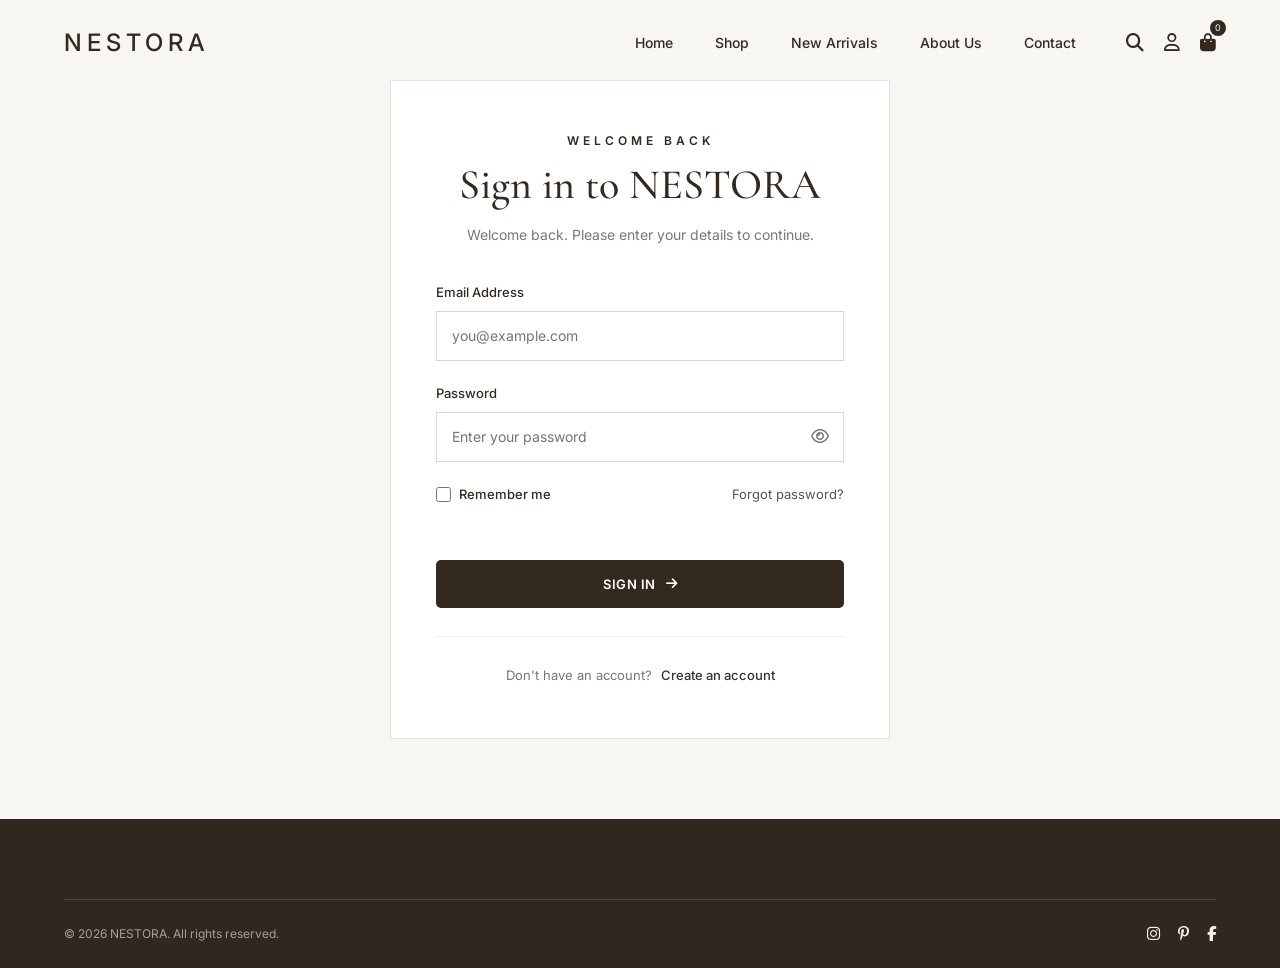
<file: login.html>
<!DOCTYPE html>
<html lang="en">
<head>
<meta charset="UTF-8">
<meta name="viewport" content="width=device-width, initial-scale=1.0">
<title>Login | NESTORA</title>
<link rel="stylesheet" href="css/style.css">
<link rel="stylesheet" href="css/responsive.css">
<link rel="preconnect" href="https://fonts.googleapis.com">
<link rel="preconnect" href="https://fonts.gstatic.com" crossorigin>
<link href="https://fonts.googleapis.com/css2?family=Cormorant+Garamond:wght@400;500;600&family=Inter:wght@400;500;600&display=swap" rel="stylesheet">
<link rel="stylesheet" href="https://cdnjs.cloudflare.com/ajax/libs/font-awesome/6.7.2/css/all.min.css">
</head>
<body>
<header class="header">
<div class="container navbar">
<a href="index.html" class="logo">NESTORA</a>
<nav class="nav-menu">
<a href="index.html">Home</a>
<a href="shop.html">Shop</a>
<a href="new-arrivals.html">New Arrivals</a>
<a href="about.html">About Us</a>
<a href="contact.html">Contact</a>
</nav>
<div class="nav-icons">
<button class="icon-btn" aria-label="Search">
<i class="fa-solid fa-magnifying-glass"></i>
</button>
<a href="login.html" class="icon-btn" aria-label="Login">
<i class="fa-regular fa-user"></i>
</a>
<a href="cart.html" class="icon-btn cart-btn" aria-label="Shopping cart">
<i class="fa-solid fa-bag-shopping"></i>
<span class="cart-count">0</span>
</a>
<button class="menu-btn" aria-label="Open menu">
<i class="fa-solid fa-bars"></i>
</button>
</div>
</div>
</header>
<main>
<section class="login-section">
<div class="login-container">
<div class="login-heading">
<p class="eyebrow">WELCOME BACK</p>
<h1>Sign in to NESTORA</h1>
<p>Welcome back. Please enter your details to continue.</p>
</div>
<form class="login-form" id="loginForm">
<div class="form-group">
<label for="loginEmail">Email Address</label>
<input type="email" id="loginEmail" name="email" placeholder="you@example.com" required>
</div>
<div class="form-group">
<label for="loginPassword">Password</label>
<div class="password-wrapper">
<input type="password" id="loginPassword" name="password" placeholder="Enter your password" required>
<button type="button" class="password-toggle" id="passwordToggle" aria-label="Show password">
<i class="fa-regular fa-eye"></i>
</button>
</div>
</div>
<div class="login-options">
<label class="remember-me">
<input type="checkbox" id="rememberMe">
<span>Remember me</span>
</label>
<a href="#" id="forgotPassword">Forgot password?</a>
</div>
<p class="login-message" id="loginMessage"></p>
<button type="submit" class="btn btn-primary login-button">
Sign In
<i class="fa-solid fa-arrow-right"></i>
</button>
</form>
<div class="login-register">
<p>Don't have an account?</p>
<a href="register.html">Create an account</a>
</div>
</div>
</section>
</main>
<footer class="footer">
<div class="container footer-bottom">
<p>© 2026 NESTORA. All rights reserved.</p>
<div class="social-icons">
<a href="#" aria-label="Instagram">
<i class="fa-brands fa-instagram"></i>
</a>
<a href="#" aria-label="Pinterest">
<i class="fa-brands fa-pinterest-p"></i>
</a>
<a href="#" aria-label="Facebook">
<i class="fa-brands fa-facebook-f"></i>
</a>
</div>
</div>
</footer>
<script src="js/script.js"></script>
<script src="js/cart.js"></script>
</body>
</html>
</file>
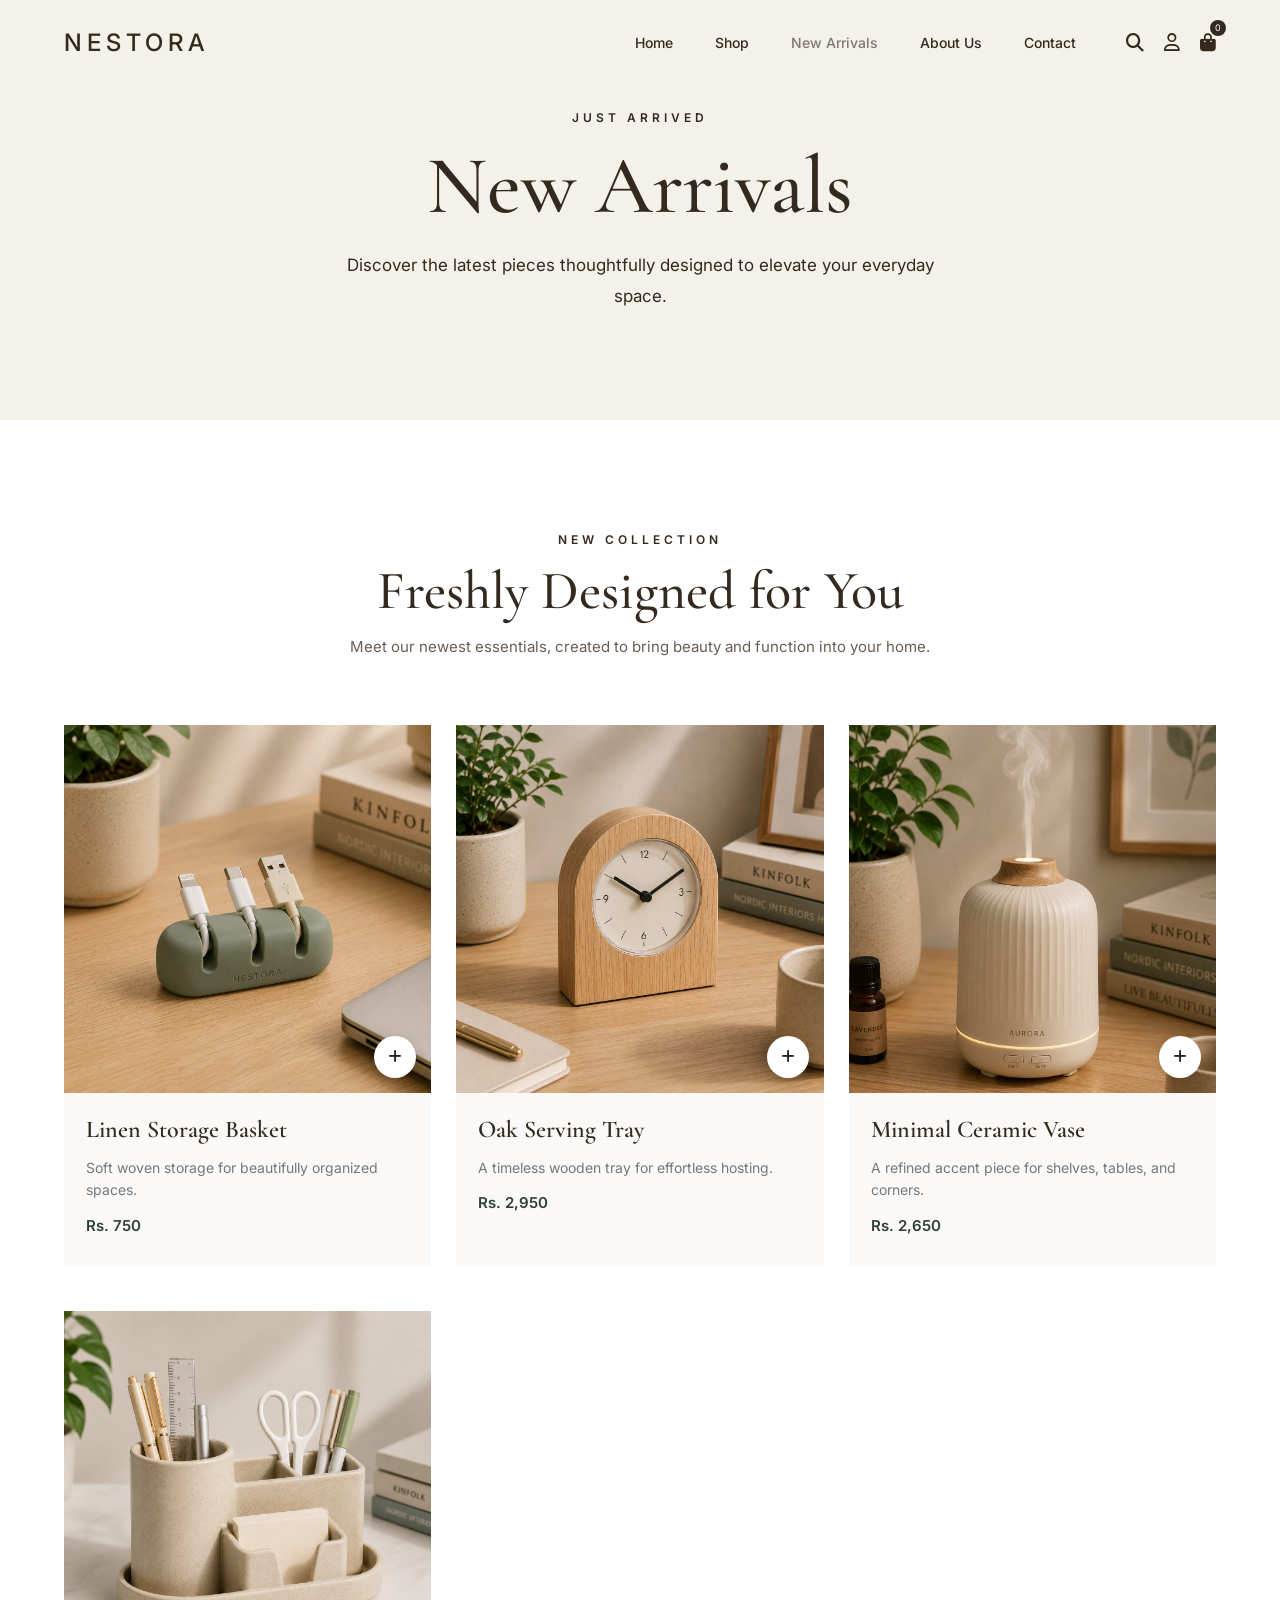
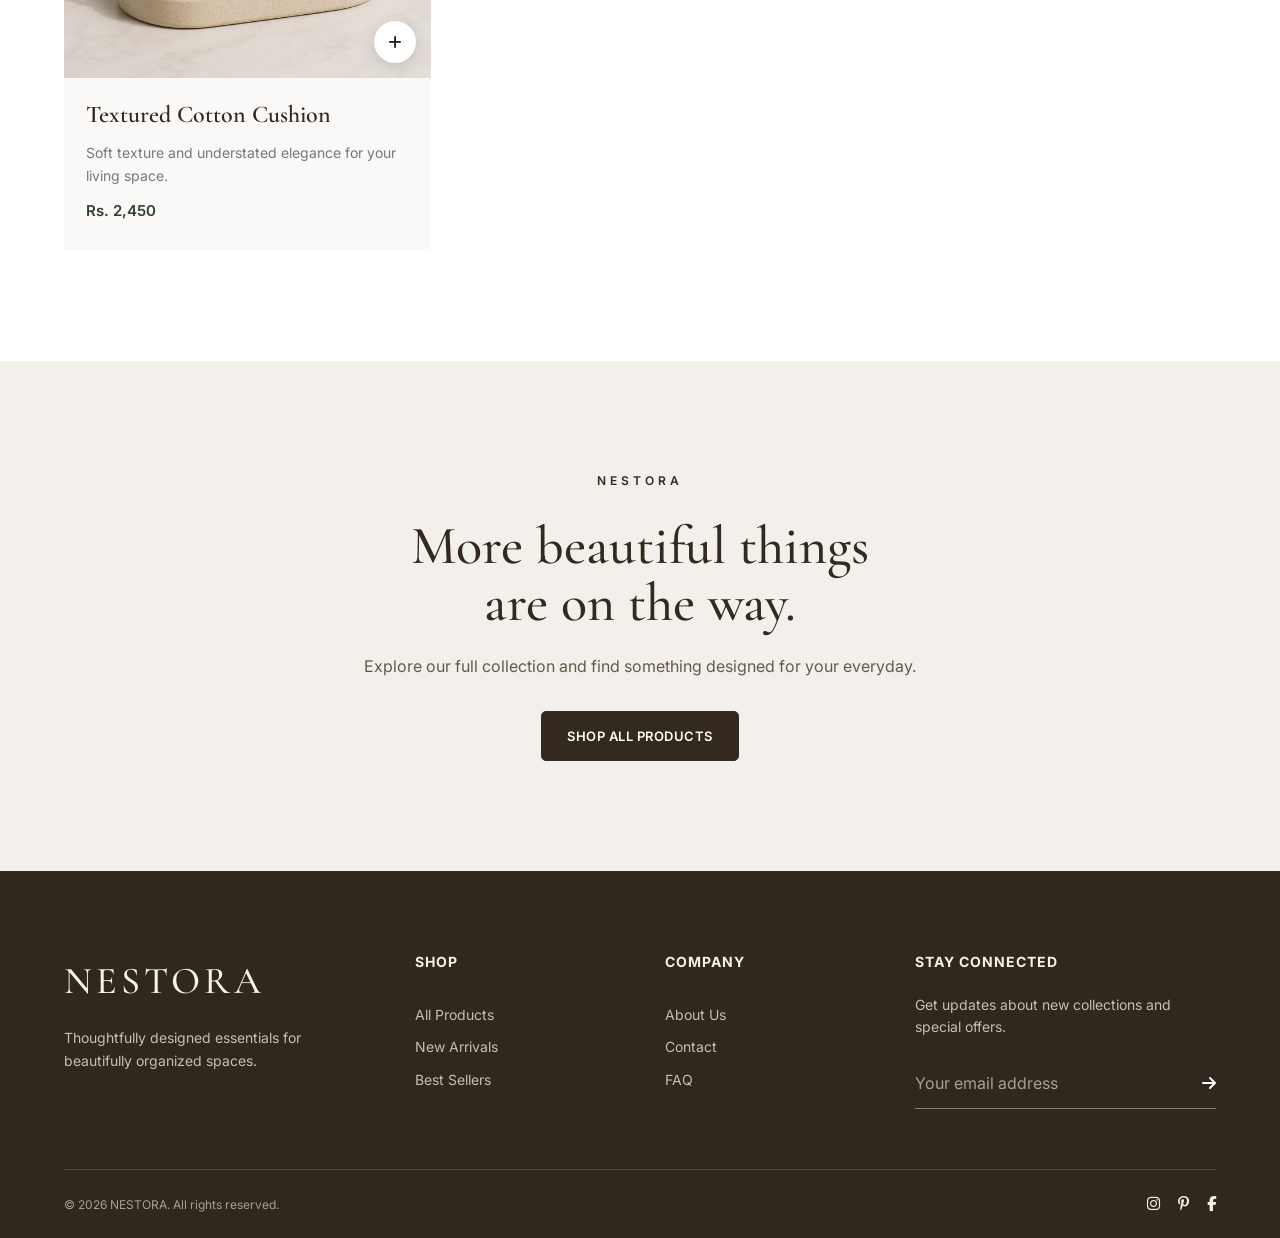
<file: new-arrivals.html>
<!DOCTYPE html>
<html lang="en">
<head>
<meta charset="UTF-8">
<meta name="viewport" content="width=device-width, initial-scale=1.0">
<title>New Arrivals | NESTORA</title>
<link rel="stylesheet" href="css/style.css">
<link rel="stylesheet" href="css/responsive.css">
<link rel="stylesheet" href="css/shop.css">
<link rel="preconnect" href="https://fonts.googleapis.com">
<link rel="preconnect" href="https://fonts.gstatic.com" crossorigin>
<link href="https://fonts.googleapis.com/css2?family=Cormorant+Garamond:wght@400;500;600&family=Inter:wght@400;500;600&display=swap" rel="stylesheet">
<link rel="stylesheet" href="https://cdnjs.cloudflare.com/ajax/libs/font-awesome/6.7.2/css/all.min.css">
</head>
<body>
<header class="header">
<div class="container navbar">
<a href="index.html" class="logo">NESTORA</a>
<nav class="nav-menu">
<a href="index.html">Home</a>
<a href="shop.html">Shop</a>
<a href="new-arrivals.html" class="active">New Arrivals</a>
<a href="about.html">About Us</a>
<a href="contact.html">Contact</a>
</nav>
<div class="nav-icons">
<button class="icon-btn" aria-label="Search">
<i class="fa-solid fa-magnifying-glass"></i>
</button>
<a href="login.html" class="icon-btn" aria-label="Account">
<i class="fa-regular fa-user"></i>
</a>
<a href="cart.html" class="icon-btn cart-btn" aria-label="Shopping cart">
<i class="fa-solid fa-bag-shopping"></i>
<span class="cart-count">0</span>
</a>
<button class="menu-btn" aria-label="Open menu">
<i class="fa-solid fa-bars"></i>
</button>
</div>
</div>
</header>
<main>
<section class="shop-hero">
<div class="container shop-hero-content">
<p class="eyebrow">JUST ARRIVED</p>
<h1>New Arrivals</h1>
<p>Discover the latest pieces thoughtfully designed to elevate your everyday space.</p>
</div>
</section>
<section class="shop-products">
<div class="container">
<div class="section-heading">
<p class="eyebrow">NEW COLLECTION</p>
<h2>Freshly Designed for You</h2>
<p>Meet our newest essentials, created to bring beauty and function into your home.</p>
</div>
<div class="shop-products-grid">
<article class="shop-product-card" data-new="4">
<div class="shop-product-image">
<img src="images/loop-cable-organizer.jpeg" alt="Loop Cable organizer">
<button class="add-cart">
<i class="fa-solid fa-plus"></i>
</button>
</div>
<div class="shop-product-info">
<h3>Linen Storage Basket</h3>
<p>Soft woven storage for beautifully organized spaces.</p>
<span class="price">Rs. 750</span>
</div>
</article>
<article class="shop-product-card" data-new="3">
<div class="shop-product-image">
<img src="images/arc-desk-clock.jpeg" alt="Arc Desk Clock">
<button class="add-cart">
<i class="fa-solid fa-plus"></i>
</button>
</div>
<div class="shop-product-info">
<h3>Oak Serving Tray</h3>
<p>A timeless wooden tray for effortless hosting.</p>
<span class="price">Rs. 2,950</span>
</div>
</article>
<article class="shop-product-card" data-new="2">
<div class="shop-product-image">
<img src="images/luma-mist-diffuser.jpeg" alt="Luma Mist Diffuser">
<button class="add-cart">
<i class="fa-solid fa-plus"></i>
</button>
</div>
<div class="shop-product-info">
<h3>Minimal Ceramic Vase</h3>
<p>A refined accent piece for shelves, tables, and corners.</p>
<span class="price">Rs. 2,650</span>
</div>
</article>
<article class="shop-product-card" data-new="1">
<div class="shop-product-image">
<img src="images/ceramic-desk-organizer.jpeg" alt="Ceramic Desk Organizer">
<button class="add-cart">
<i class="fa-solid fa-plus"></i>
</button>
</div>
<div class="shop-product-info">
<h3>Textured Cotton Cushion</h3>
<p>Soft texture and understated elegance for your living space.</p>
<span class="price">Rs. 2,450</span>
</div>
</article>
</div>
</div>
</section>
<section class="brand-section">
<div class="container brand-content">
<p class="eyebrow">NESTORA</p>
<h2>More beautiful things<br>are on the way.</h2>
<p>Explore our full collection and find something designed for your everyday.</p>
<a href="shop.html" class="btn btn-primary">Shop All Products</a>
</div>
</section>
</main>
<footer class="footer">
<div class="container footer-grid">
<div class="footer-brand">
<h2>NESTORA</h2>
<p>Thoughtfully designed essentials for beautifully organized spaces.</p>
</div>
<div class="footer-links">
<h3>Shop</h3>
<a href="shop.html">All Products</a>
<a href="new-arrivals.html">New Arrivals</a>
<a href="best-sellers.html">Best Sellers</a>
</div>
<div class="footer-links">
<h3>Company</h3>
<a href="about.html">About Us</a>
<a href="contact.html">Contact</a>
<a href="faq.html">FAQ</a>
</div>
<div class="footer-newsletter">
<h3>Stay Connected</h3>
<p>Get updates about new collections and special offers.</p>
<form>
<input type="email" placeholder="Your email address" required>
<button type="submit">
<i class="fa-solid fa-arrow-right"></i>
</button>
</form>
</div>
</div>
<div class="container footer-bottom">
<p>© 2026 NESTORA. All rights reserved.</p>
<div class="social-icons">
<a href="#" aria-label="Instagram">
<i class="fa-brands fa-instagram"></i>
</a>
<a href="#" aria-label="Pinterest">
<i class="fa-brands fa-pinterest-p"></i>
</a>
<a href="#" aria-label="Facebook">
<i class="fa-brands fa-facebook-f"></i>
</a>
</div>
</div>
</footer>
<script src="js/script.js"></script>
<script src="js/cart.js"></script>
</body>
</html>
</file>
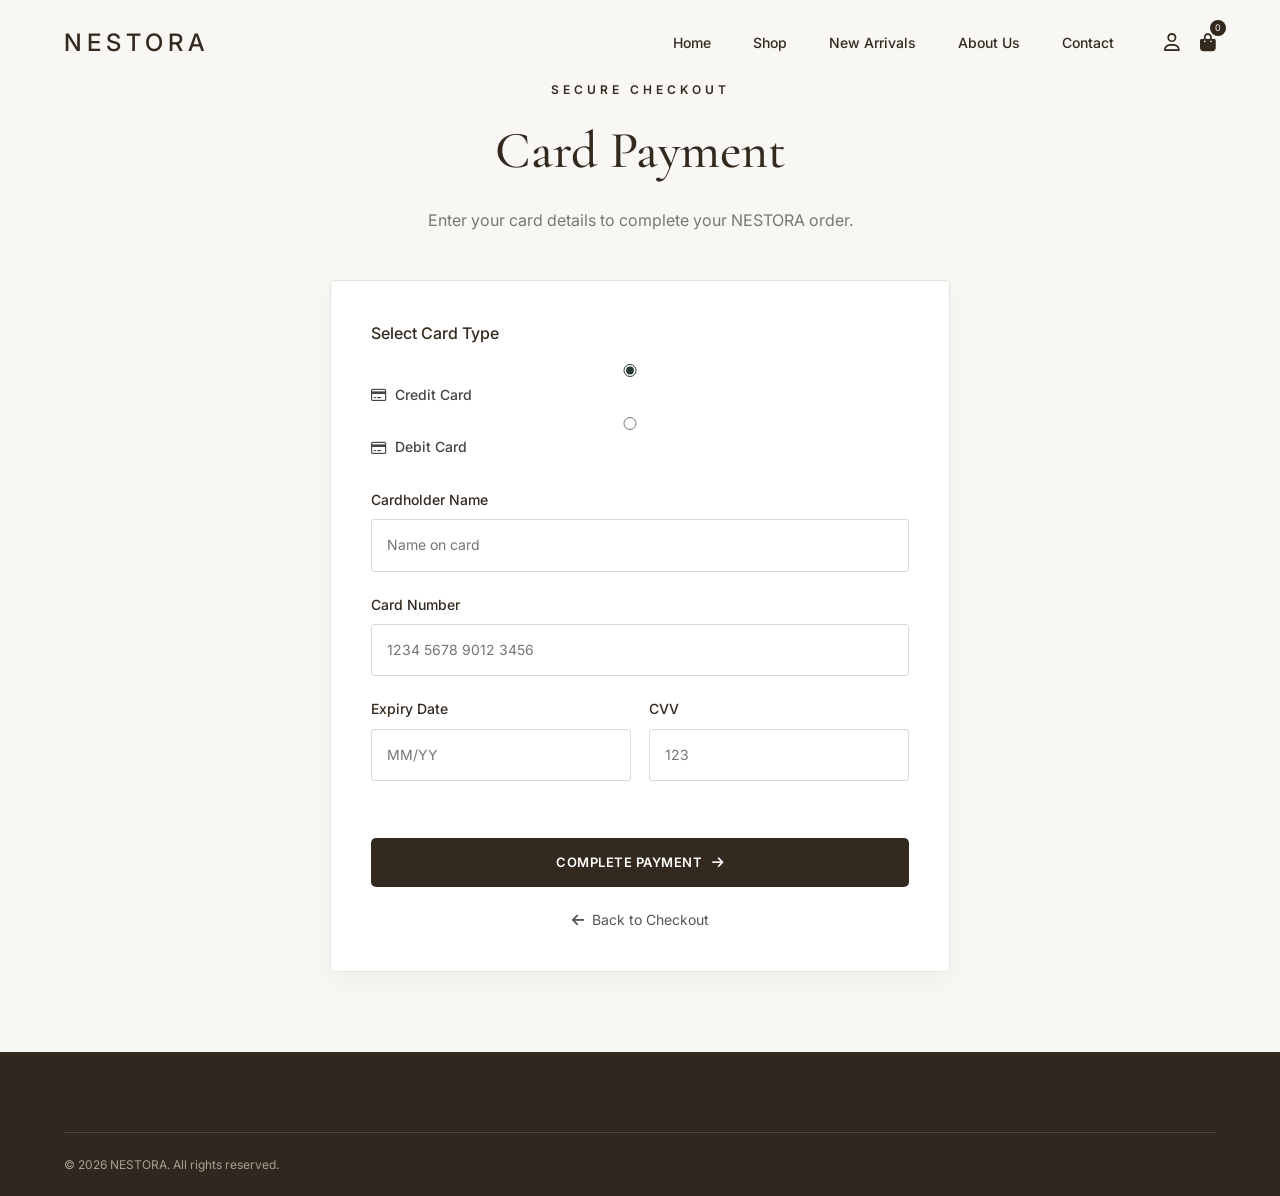
<file: payment.html>
<!DOCTYPE html>
<html lang="en">
<head>
<meta charset="UTF-8">
<meta name="viewport" content="width=device-width, initial-scale=1.0">
<title>Payment | NESTORA</title>
<link rel="stylesheet" href="css/style.css">
<link rel="stylesheet" href="css/responsive.css">
<link rel="preconnect" href="https://fonts.googleapis.com">
<link rel="preconnect" href="https://fonts.gstatic.com" crossorigin>
<link href="https://fonts.googleapis.com/css2?family=Cormorant+Garamond:wght@400;500;600&family=Inter:wght@400;500;600&display=swap" rel="stylesheet">
<link rel="stylesheet" href="https://cdnjs.cloudflare.com/ajax/libs/font-awesome/6.7.2/css/all.min.css">
</head>
<body>
<header class="header">
<div class="container navbar">
<a href="index.html" class="logo">NESTORA</a>
<nav class="nav-menu">
<a href="index.html">Home</a>
<a href="shop.html">Shop</a>
<a href="new-arrivals.html">New Arrivals</a>
<a href="about.html">About Us</a>
<a href="contact.html">Contact</a>
</nav>
<div class="nav-icons">
<a href="login.html" class="icon-btn" aria-label="Account">
<i class="fa-regular fa-user"></i>
</a>
<a href="cart.html" class="icon-btn cart-btn" aria-label="Shopping cart">
<i class="fa-solid fa-bag-shopping"></i>
<span class="cart-count">0</span>
</a>
<button class="menu-btn" aria-label="Open menu">
<i class="fa-solid fa-bars"></i>
</button>
</div>
</div>
</header>
<main>
<section class="payment-section">
<div class="payment-container">
<div class="payment-heading">
<p class="eyebrow">SECURE CHECKOUT</p>
<h1>Card Payment</h1>
<p>Enter your card details to complete your NESTORA order.</p>
</div>
<form id="paymentForm" class="payment-form">
<div class="card-type">
<p>Select Card Type</p>
<label class="card-option">
<input type="radio" name="cardType" value="credit" checked>
<span><i class="fa-regular fa-credit-card"></i> Credit Card</span>
</label>
<label class="card-option">
<input type="radio" name="cardType" value="debit">
<span><i class="fa-regular fa-credit-card"></i> Debit Card</span>
</label>
</div>
<div class="form-group">
<label for="cardName">Cardholder Name</label>
<input type="text" id="cardName" placeholder="Name on card" required>
</div>
<div class="form-group">
<label for="cardNumber">Card Number</label>
<input type="text" id="cardNumber" placeholder="1234 5678 9012 3456" maxlength="19" inputmode="numeric" required>
</div>
<div class="payment-row">
<div class="form-group">
<label for="expiryDate">Expiry Date</label>
<input type="text" id="expiryDate" placeholder="MM/YY" maxlength="5" required>
</div>
<div class="form-group">
<label for="cvv">CVV</label>
<input type="password" id="cvv" placeholder="123" maxlength="3" inputmode="numeric" required>
</div>
</div>
<p id="paymentMessage" class="payment-message"></p>
<button type="submit" class="btn btn-primary payment-button">
Complete Payment
<i class="fa-solid fa-arrow-right"></i>
</button>
<a href="checkout.html" class="back-checkout">
<i class="fa-solid fa-arrow-left"></i>
Back to Checkout
</a>
</form>
</div>
</section>
</main>
<footer class="footer">
<div class="container footer-bottom">
<p>© 2026 NESTORA. All rights reserved.</p>
</div>
</footer>
<script src="js/script.js"></script>
<script src="js/cart.js"></script>
</body>
</html>
</file>
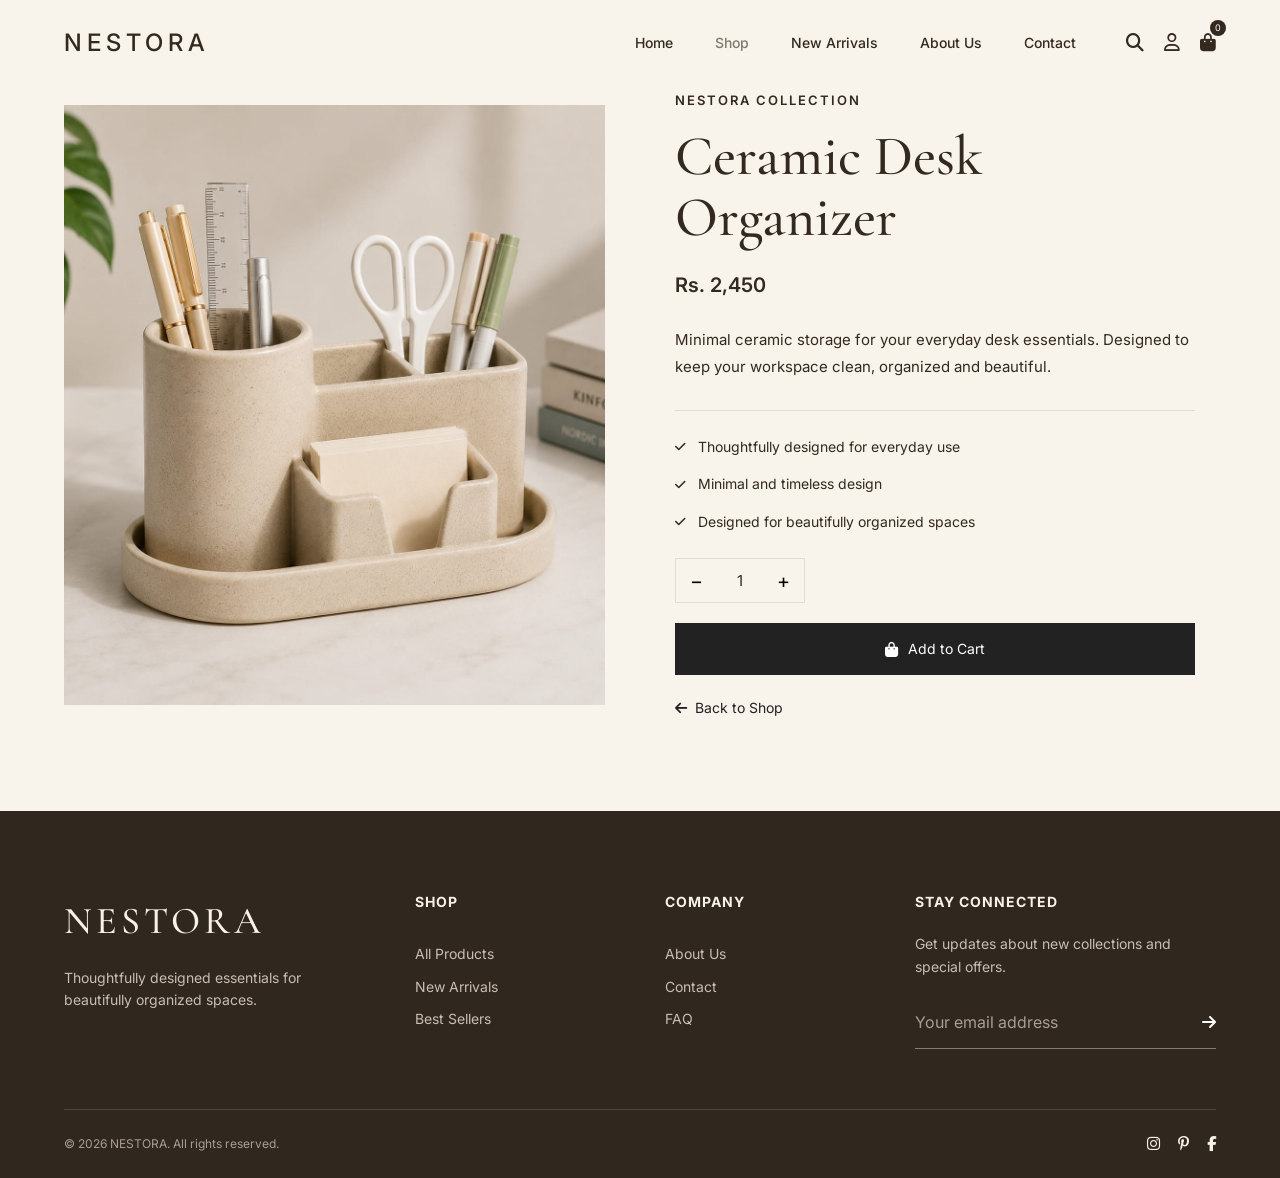
<file: product.html>
<!DOCTYPE html>
<html lang="en">
<head>
<meta charset="UTF-8">
<meta name="viewport" content="width=device-width, initial-scale=1.0">
<title>NESTORA | Product</title>
<link rel="stylesheet" href="css/style.css">
<link rel="stylesheet" href="css/shop.css">
<link rel="stylesheet" href="css/responsive.css">
<link rel="preconnect" href="https://fonts.googleapis.com">
<link rel="preconnect" href="https://fonts.gstatic.com" crossorigin>
<link href="https://fonts.googleapis.com/css2?family=Cormorant+Garamond:wght@400;500;600&family=Inter:wght@400;500;600&display=swap" rel="stylesheet">
<link rel="stylesheet" href="https://cdnjs.cloudflare.com/ajax/libs/font-awesome/6.7.2/css/all.min.css">
</head>
<body>
<header class="header">
<div class="container navbar">
<a href="index.html" class="logo">NESTORA</a>
<nav class="nav-menu">
<a href="index.html">Home</a>
<a href="shop.html" class="active">Shop</a>
<a href="new-arrivals.html">New Arrivals</a>
<a href="about.html">About Us</a>
<a href="contact.html">Contact</a>
</nav>
<div class="nav-icons">
<button class="icon-btn" type="button" aria-label="Search">
<i class="fa-solid fa-magnifying-glass"></i>
</button>
<a href="login.html" class="icon-btn" aria-label="Account">
<i class="fa-regular fa-user"></i>
</a>
<a href="cart.html" class="icon-btn cart-btn" aria-label="Shopping cart">
<i class="fa-solid fa-bag-shopping"></i>
<span class="cart-count">0</span>
</a>
<button class="menu-btn" type="button" aria-label="Open menu">
<i class="fa-solid fa-bars"></i>
</button>
</div>
</div>
</header>
<main>
<section class="product-page">
<div class="container product-details">
<div class="product-detail-image">
<img id="productImage" src="" alt="Product">
</div>
<div class="product-detail-info">
<p class="eyebrow">NESTORA COLLECTION</p>
<h1 id="productName">Product Name</h1>
<span class="product-detail-price" id="productPrice">Rs. 0</span>
<p class="product-detail-description" id="productDescription">Product description</p>
<div class="product-detail-line"></div>
<div class="product-detail-feature">
<i class="fa-solid fa-check"></i>
<span>Thoughtfully designed for everyday use</span>
</div>
<div class="product-detail-feature">
<i class="fa-solid fa-check"></i>
<span>Minimal and timeless design</span>
</div>
<div class="product-detail-feature">
<i class="fa-solid fa-check"></i>
<span>Designed for beautifully organized spaces</span>
</div>
<div class="product-quantity">
<button class="quantity-decrease" type="button" aria-label="Decrease quantity">−</button>
<span class="quantity-number">1</span>
<button class="quantity-increase" type="button" aria-label="Increase quantity">+</button>
</div>
<button class="product-add-cart" id="productAddCart" type="button">
<i class="fa-solid fa-bag-shopping"></i>
<span>Add to Cart</span>
</button>
<a href="shop.html" class="back-to-shop">
<i class="fa-solid fa-arrow-left"></i>
Back to Shop
</a>
</div>
</div>
</section>
</main>
<footer class="footer">
<div class="container footer-grid">
<div class="footer-brand">
<h2>NESTORA</h2>
<p>Thoughtfully designed essentials for beautifully organized spaces.</p>
</div>
<div class="footer-links">
<h3>Shop</h3>
<a href="shop.html">All Products</a>
<a href="new-arrivals.html">New Arrivals</a>
<a href="#">Best Sellers</a>
</div>
<div class="footer-links">
<h3>Company</h3>
<a href="about.html">About Us</a>
<a href="contact.html">Contact</a>
<a href="#">FAQ</a>
</div>
<div class="footer-newsletter">
<h3>Stay Connected</h3>
<p>Get updates about new collections and special offers.</p>
<form>
<input type="email" placeholder="Your email address" required>
<button type="submit" aria-label="Subscribe">
<i class="fa-solid fa-arrow-right"></i>
</button>
</form>
</div>
</div>
<div class="container footer-bottom">
<p>© 2026 NESTORA. All rights reserved.</p>
<div class="social-icons">
<a href="#" aria-label="Instagram">
<i class="fa-brands fa-instagram"></i>
</a>
<a href="#" aria-label="Pinterest">
<i class="fa-brands fa-pinterest-p"></i>
</a>
<a href="#" aria-label="Facebook">
<i class="fa-brands fa-facebook-f"></i>
</a>
</div>
</div>
</footer>
<script>
</script>
<script src="js/product.js"></script>
<script src="js/script.js"></script>
</body>
</html>
</file>
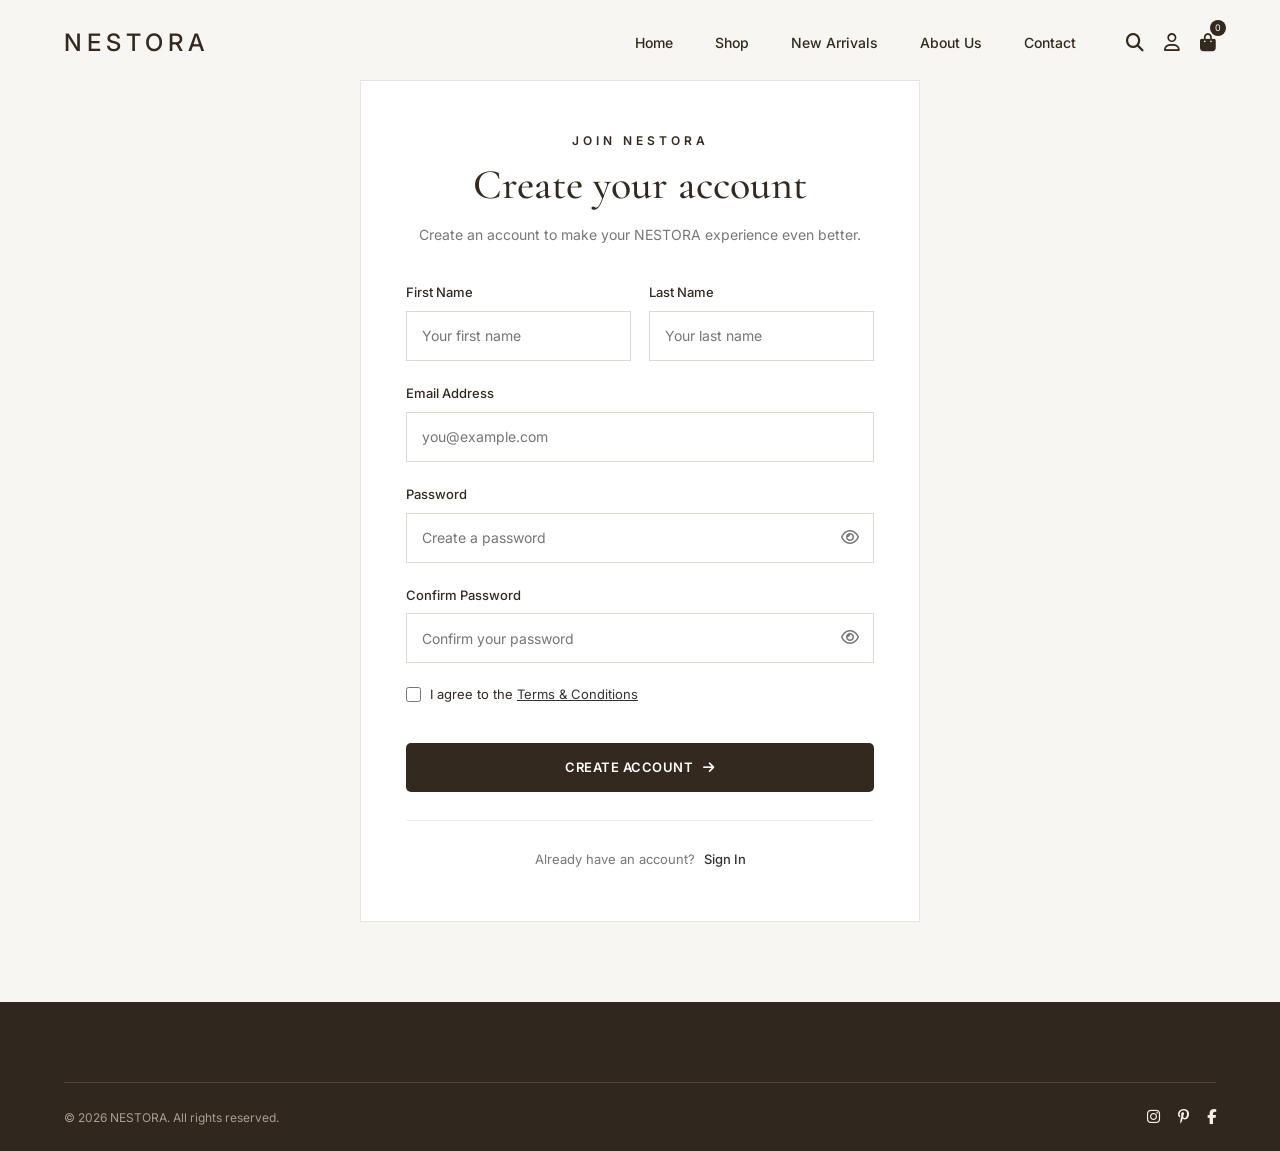
<file: register.html>
<!DOCTYPE html>
<html lang="en">
<head>
<meta charset="UTF-8">
<meta name="viewport" content="width=device-width, initial-scale=1.0">
<title>Create Account | NESTORA</title>
<link rel="stylesheet" href="css/style.css">
<link rel="stylesheet" href="css/responsive.css">
<link rel="preconnect" href="https://fonts.googleapis.com">
<link rel="preconnect" href="https://fonts.gstatic.com" crossorigin>
<link href="https://fonts.googleapis.com/css2?family=Cormorant+Garamond:wght@400;500;600&family=Inter:wght@400;500;600&display=swap" rel="stylesheet">
<link rel="stylesheet" href="https://cdnjs.cloudflare.com/ajax/libs/font-awesome/6.7.2/css/all.min.css">
</head>
<body>
<header class="header">
<div class="container navbar">
<a href="index.html" class="logo">NESTORA</a>
<nav class="nav-menu">
<a href="index.html">Home</a>
<a href="shop.html">Shop</a>
<a href="new-arrivals.html">New Arrivals</a>
<a href="about.html">About Us</a>
<a href="contact.html">Contact</a>
</nav>
<div class="nav-icons">
<button class="icon-btn" aria-label="Search">
<i class="fa-solid fa-magnifying-glass"></i>
</button>
<a href="login.html" class="icon-btn" aria-label="Account">
<i class="fa-regular fa-user"></i>
</a>
<a href="cart.html" class="icon-btn cart-btn" aria-label="Shopping cart">
<i class="fa-solid fa-bag-shopping"></i>
<span class="cart-count">0</span>
</a>
<button class="menu-btn" aria-label="Open menu">
<i class="fa-solid fa-bars"></i>
</button>
</div>
</div>
</header>
<main>
<section class="register-section">
<div class="register-container">
<div class="register-heading">
<p class="eyebrow">JOIN NESTORA</p>
<h1>Create your account</h1>
<p>Create an account to make your NESTORA experience even better.</p>
</div>
<form class="register-form" id="registerForm">
<div class="form-row">
<div class="form-group">
<label for="registerFirstName">First Name</label>
<input type="text" id="registerFirstName" name="firstName" placeholder="Your first name" required>
</div>
<div class="form-group">
<label for="registerLastName">Last Name</label>
<input type="text" id="registerLastName" name="lastName" placeholder="Your last name" required>
</div>
</div>
<div class="form-group">
<label for="registerEmail">Email Address</label>
<input type="email" id="registerEmail" name="email" placeholder="you@example.com" required>
</div>
<div class="form-group">
<label for="registerPassword">Password</label>
<div class="password-wrapper">
<input type="password" id="registerPassword" name="password" placeholder="Create a password" required>
<button type="button" class="password-toggle" id="registerPasswordToggle" aria-label="Show password">
<i class="fa-regular fa-eye"></i>
</button>
</div>
</div>
<div class="form-group">
<label for="confirmPassword">Confirm Password</label>
<div class="password-wrapper">
<input type="password" id="confirmPassword" name="confirmPassword" placeholder="Confirm your password" required>
<button type="button" class="password-toggle" id="confirmPasswordToggle" aria-label="Show password">
<i class="fa-regular fa-eye"></i>
</button>
</div>
</div>
<label class="register-terms">
<input type="checkbox" id="terms" required>
<span>I agree to the <a href="#">Terms & Conditions</a></span>
</label>
<p class="register-message" id="registerMessage"></p>
<button type="submit" class="btn btn-primary register-button">
Create Account
<i class="fa-solid fa-arrow-right"></i>
</button>
</form>
<div class="register-login">
<p>Already have an account?</p>
<a href="login.html">Sign In</a>
</div>
</div>
</section>
</main>
<footer class="footer">
<div class="container footer-bottom">
<p>© 2026 NESTORA. All rights reserved.</p>
<div class="social-icons">
<a href="#" aria-label="Instagram">
<i class="fa-brands fa-instagram"></i>
</a>
<a href="#" aria-label="Pinterest">
<i class="fa-brands fa-pinterest-p"></i>
</a>
<a href="#" aria-label="Facebook">
<i class="fa-brands fa-facebook-f"></i>
</a>
</div>
</div>
</footer>
<script src="js/script.js"></script>
<script src="js/cart.js"></script>
</body>
</html>
</file>
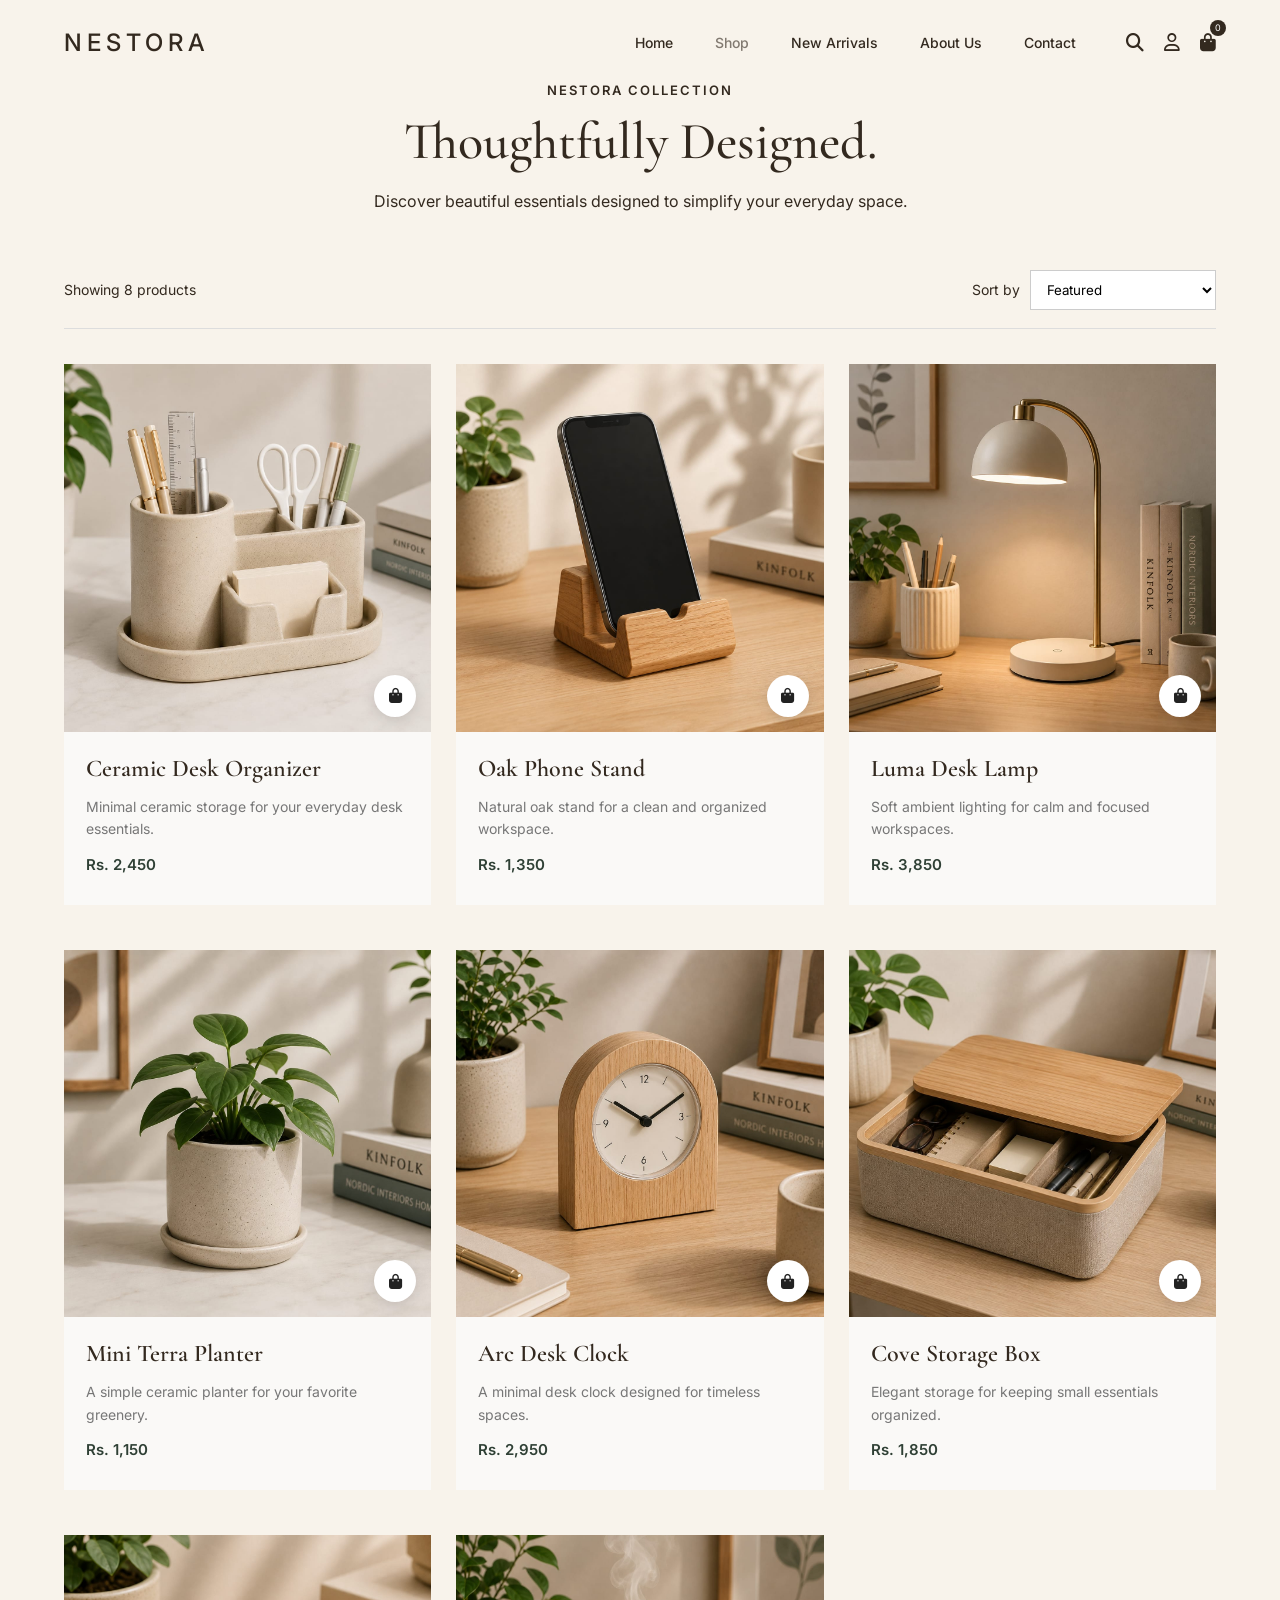
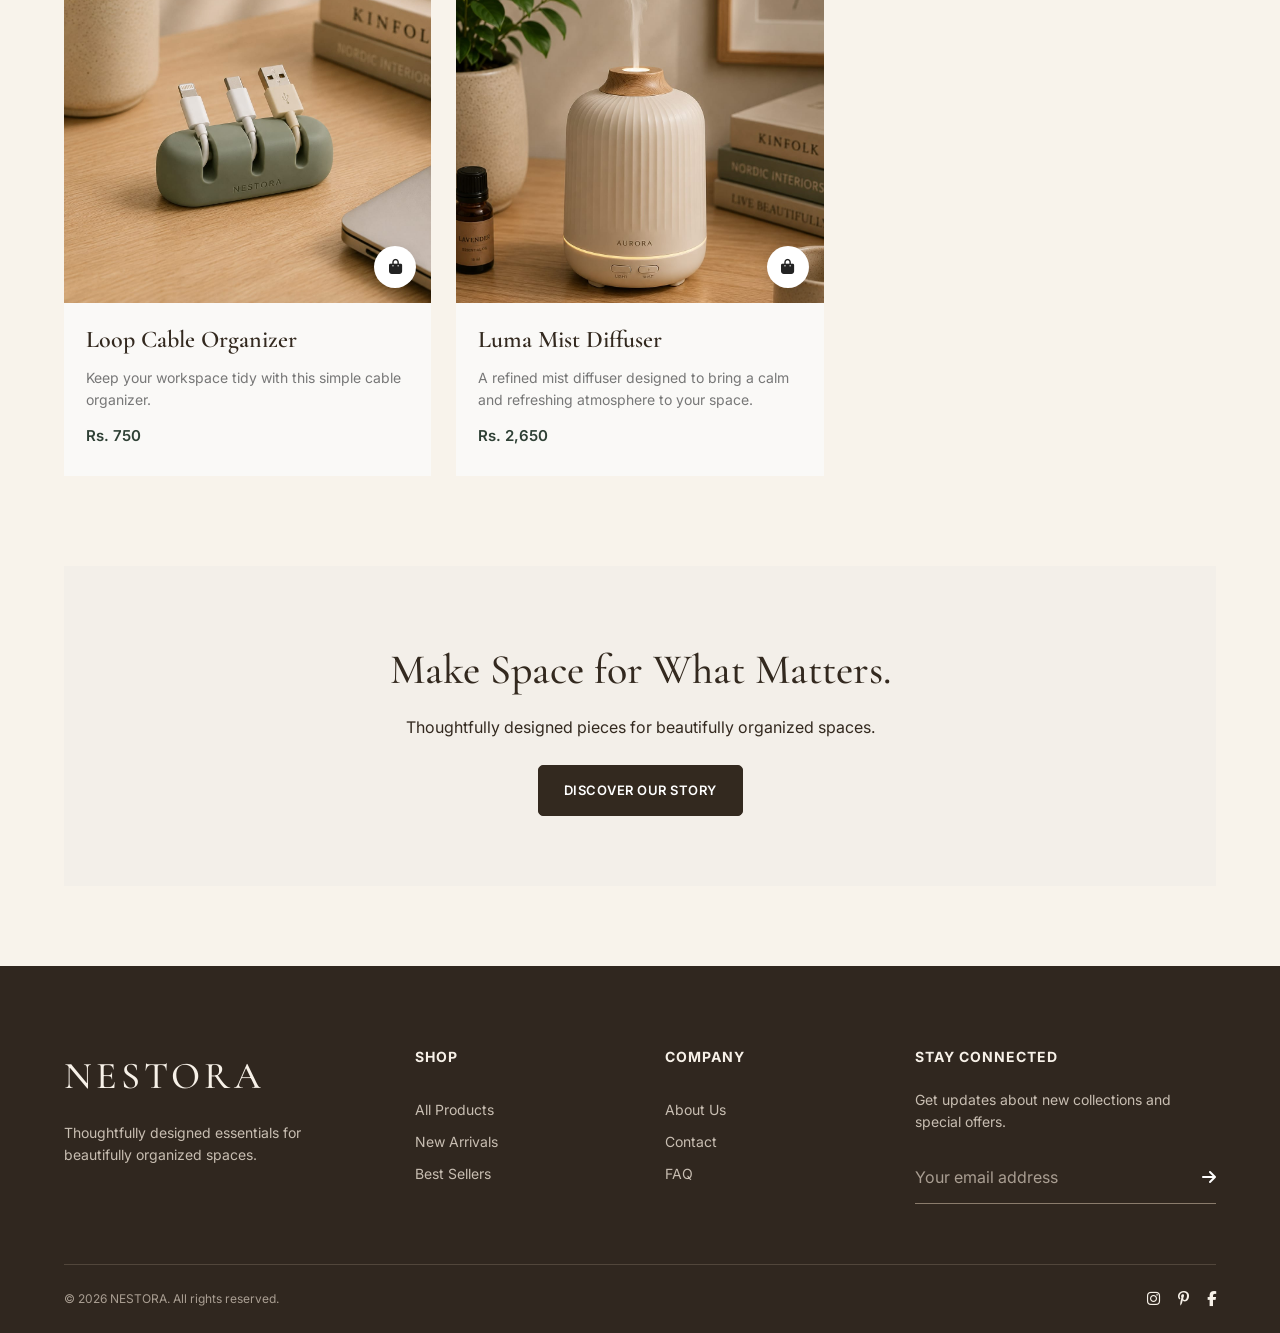
<file: shop.html>
<!DOCTYPE html>
<html lang="en">
<head>
<meta charset="UTF-8">
<meta name="viewport" content="width=device-width, initial-scale=1.0">
<title>NESTORA | Shop</title>
<link rel="stylesheet" href="css/style.css">
<link rel="stylesheet" href="css/shop.css">
<link rel="stylesheet" href="css/responsive.css">
<link rel="preconnect" href="https://fonts.googleapis.com">
<link rel="preconnect" href="https://fonts.gstatic.com" crossorigin>
<link href="https://fonts.googleapis.com/css2?family=Cormorant+Garamond:wght@400;500;600&family=Inter:wght@400;500;600&display=swap" rel="stylesheet">
<link rel="stylesheet" href="https://cdnjs.cloudflare.com/ajax/libs/font-awesome/6.7.2/css/all.min.css">
</head>
<body>
<header class="header">
<div class="container navbar">
<a href="index.html" class="logo">NESTORA</a>
<nav class="nav-menu">
<a href="index.html">Home</a>
<a href="shop.html" class="active">Shop</a>
<a href="new-arrivals.html">New Arrivals</a>
<a href="about.html">About Us</a>
<a href="contact.html">Contact</a>
</nav>
<div class="nav-icons">
<button class="icon-btn" aria-label="Search">
<i class="fa-solid fa-magnifying-glass"></i>
</button>
<a href="login.html" class="icon-btn" aria-label="Account">
<i class="fa-regular fa-user"></i>
</a>
<a href="cart.html" class="icon-btn cart-btn" aria-label="Shopping cart">
<i class="fa-solid fa-bag-shopping"></i>
<span class="cart-count">0</span>
</a>
<button class="menu-btn" aria-label="Open menu">
<i class="fa-solid fa-bars"></i>
</button>
</div>
</div>
</header>
<main>
<section class="shop-page">
<div class="container">
<div class="shop-heading">
<p class="eyebrow">NESTORA COLLECTION</p>
<h1>Thoughtfully Designed.</h1>
<p>Discover beautiful essentials designed to simplify your everyday space.</p>
</div>
<div class="shop-toolbar">
<p class="product-count">Showing 8 products</p>
<div class="sort-box">
<label for="sort">Sort by</label>
<select id="sort">
<option value="featured">Featured</option>
<option value="low">Price: Low to High</option>
<option value="high">Price: High to Low</option>
<option value="newest">Newest</option>
</select>
</div>
</div>
<div class="shop-products-grid">
<article class="shop-product-card" data-order="1" data-new="4">
<a href="product.html?product=1" class="product-link">
<div class="shop-product-image">
<img src="images/ceramic-desk-organizer.jpeg" alt="Ceramic Desk Organizer">
<button class="add-cart" type="button" aria-label="Add Ceramic Desk Organizer to cart" data-product-id="1">
<i class="fa-solid fa-bag-shopping"></i>
</button>
</div>
<div class="shop-product-info">
<h3>Ceramic Desk Organizer</h3>
<p>Minimal ceramic storage for your everyday desk essentials.</p>
<span class="price">Rs. 2,450</span>
</div>
</a>
</article>
<article class="shop-product-card" data-order="2" data-new="6">
<a href="product.html?product=2" class="product-link">
<div class="shop-product-image">
<img src="images/oak-phone-stand.jpeg" alt="Oak Phone Stand">
<button class="add-cart" type="button" aria-label="Add Oak Phone Stand to cart" data-product-id="2">
<i class="fa-solid fa-bag-shopping"></i>
</button>
</div>
<div class="shop-product-info">
<h3>Oak Phone Stand</h3>
<p>Natural oak stand for a clean and organized workspace.</p>
<span class="price">Rs. 1,350</span>
</div>
</a>
</article>
<article class="shop-product-card" data-order="3" data-new="8">
<a href="product.html?product=3" class="product-link">
<div class="shop-product-image">
<img src="images/luma-desk-lamp.jpeg" alt="Luma Desk Lamp">
<button class="add-cart" type="button" aria-label="Add Luma Desk Lamp to cart" data-product-id="3">
<i class="fa-solid fa-bag-shopping"></i>
</button>
</div>
<div class="shop-product-info">
<h3>Luma Desk Lamp</h3>
<p>Soft ambient lighting for calm and focused workspaces.</p>
<span class="price">Rs. 3,850</span>
</div>
</a>
</article>
<article class="shop-product-card" data-order="4" data-new="3">
<a href="product.html?product=4" class="product-link">
<div class="shop-product-image">
<img src="images/mini-terra-planter.jpeg" alt="Mini Terra Planter">
<button class="add-cart" type="button" aria-label="Add Mini Terra Planter to cart" data-product-id="4">
<i class="fa-solid fa-bag-shopping"></i>
</button>
</div>
<div class="shop-product-info">
<h3>Mini Terra Planter</h3>
<p>A simple ceramic planter for your favorite greenery.</p>
<span class="price">Rs. 1,150</span>
</div>
</a>
</article>
<article class="shop-product-card" data-order="5" data-new="7">
<a href="product.html?product=5" class="product-link">
<div class="shop-product-image">
<img src="images/arc-desk-clock.jpeg" alt="Arc Desk Clock">
<button class="add-cart" type="button" aria-label="Add Arc Desk Clock to cart" data-product-id="5">
<i class="fa-solid fa-bag-shopping"></i>
</button>
</div>
<div class="shop-product-info">
<h3>Arc Desk Clock</h3>
<p>A minimal desk clock designed for timeless spaces.</p>
<span class="price">Rs. 2,950</span>
</div>
</a>
</article>
<article class="shop-product-card" data-order="6" data-new="2">
<a href="product.html?product=6" class="product-link">
<div class="shop-product-image">
<img src="images/cove-storage-box.jpeg" alt="Cove Storage Box">
<button class="add-cart" type="button" aria-label="Add Cove Storage Box to cart" data-product-id="6">
<i class="fa-solid fa-bag-shopping"></i>
</button>
</div>
<div class="shop-product-info">
<h3>Cove Storage Box</h3>
<p>Elegant storage for keeping small essentials organized.</p>
<span class="price">Rs. 1,850</span>
</div>
</a>
</article>
<article class="shop-product-card" data-order="7" data-new="1">
<a href="product.html?product=7" class="product-link">
<div class="shop-product-image">
<img src="images/loop-cable-organizer.jpeg" alt="Loop Cable Organizer">
<button class="add-cart" type="button" aria-label="Add Loop Cable Organizer to cart" data-product-id="7">
<i class="fa-solid fa-bag-shopping"></i>
</button>
</div>
<div class="shop-product-info">
<h3>Loop Cable Organizer</h3>
<p>Keep your workspace tidy with this simple cable organizer.</p>
<span class="price">Rs. 750</span>
</div>
</a>
</article>
<article class="shop-product-card" data-order="8" data-new="5">
<a href="product.html?product=8" class="product-link">
<div class="shop-product-image">
<img src="images/luma-mist-diffuser.jpeg" alt="Luma Mist Diffuser">
<button class="add-cart" type="button" aria-label="Add Luma Mist Diffuser to cart" data-product-id="8">
<i class="fa-solid fa-bag-shopping"></i>
</button>
</div>
<div class="shop-product-info">
<h3>Luma Mist Diffuser</h3>
<p>A refined mist diffuser designed to bring a calm and refreshing atmosphere to your space.</p>
<span class="price">Rs. 2,650</span>
</div>
</a>
</article>
</div>
<div class="shop-banner">
<h2>Make Space for What Matters.</h2>
<p>Thoughtfully designed pieces for beautifully organized spaces.</p>
<a href="about.html" class="btn btn-primary">Discover Our Story</a>
</div>
</div>
</section>
</main>
<footer class="footer">
<div class="container footer-grid">
<div class="footer-brand">
<h2>NESTORA</h2>
<p>Thoughtfully designed essentials for beautifully organized spaces.</p>
</div>
<div class="footer-links">
<h3>Shop</h3>
<a href="shop.html">All Products</a>
<a href="new-arrivals.html">New Arrivals</a>
<a href="best sellers.html">Best Sellers</a>
</div>
<div class="footer-links">
<h3>Company</h3>
<a href="about.html">About Us</a>
<a href="contact.html">Contact</a>
<a href="FAQ.html">FAQ</a>
</div>
<div class="footer-newsletter">
<h3>Stay Connected</h3>
<p>Get updates about new collections and special offers.</p>
<form>
<input type="email" placeholder="Your email address" required>
<button type="submit" aria-label="Subscribe">
<i class="fa-solid fa-arrow-right"></i>
</button>
</form>
</div>
</div>
<div class="container footer-bottom">
<p>© 2026 NESTORA. All rights reserved.</p>
<div class="social-icons">
<a href="#" aria-label="Instagram">
<i class="fa-brands fa-instagram"></i>
</a>
<a href="#" aria-label="Pinterest">
<i class="fa-brands fa-pinterest-p"></i>
</a>
<a href="#" aria-label="Facebook">
<i class="fa-brands fa-facebook-f"></i>
</a>
</div>
</div>
</footer>
<script src="js/script.js"></script>
<script src="js/cart.js"></script>
</body>
</html>
</file>
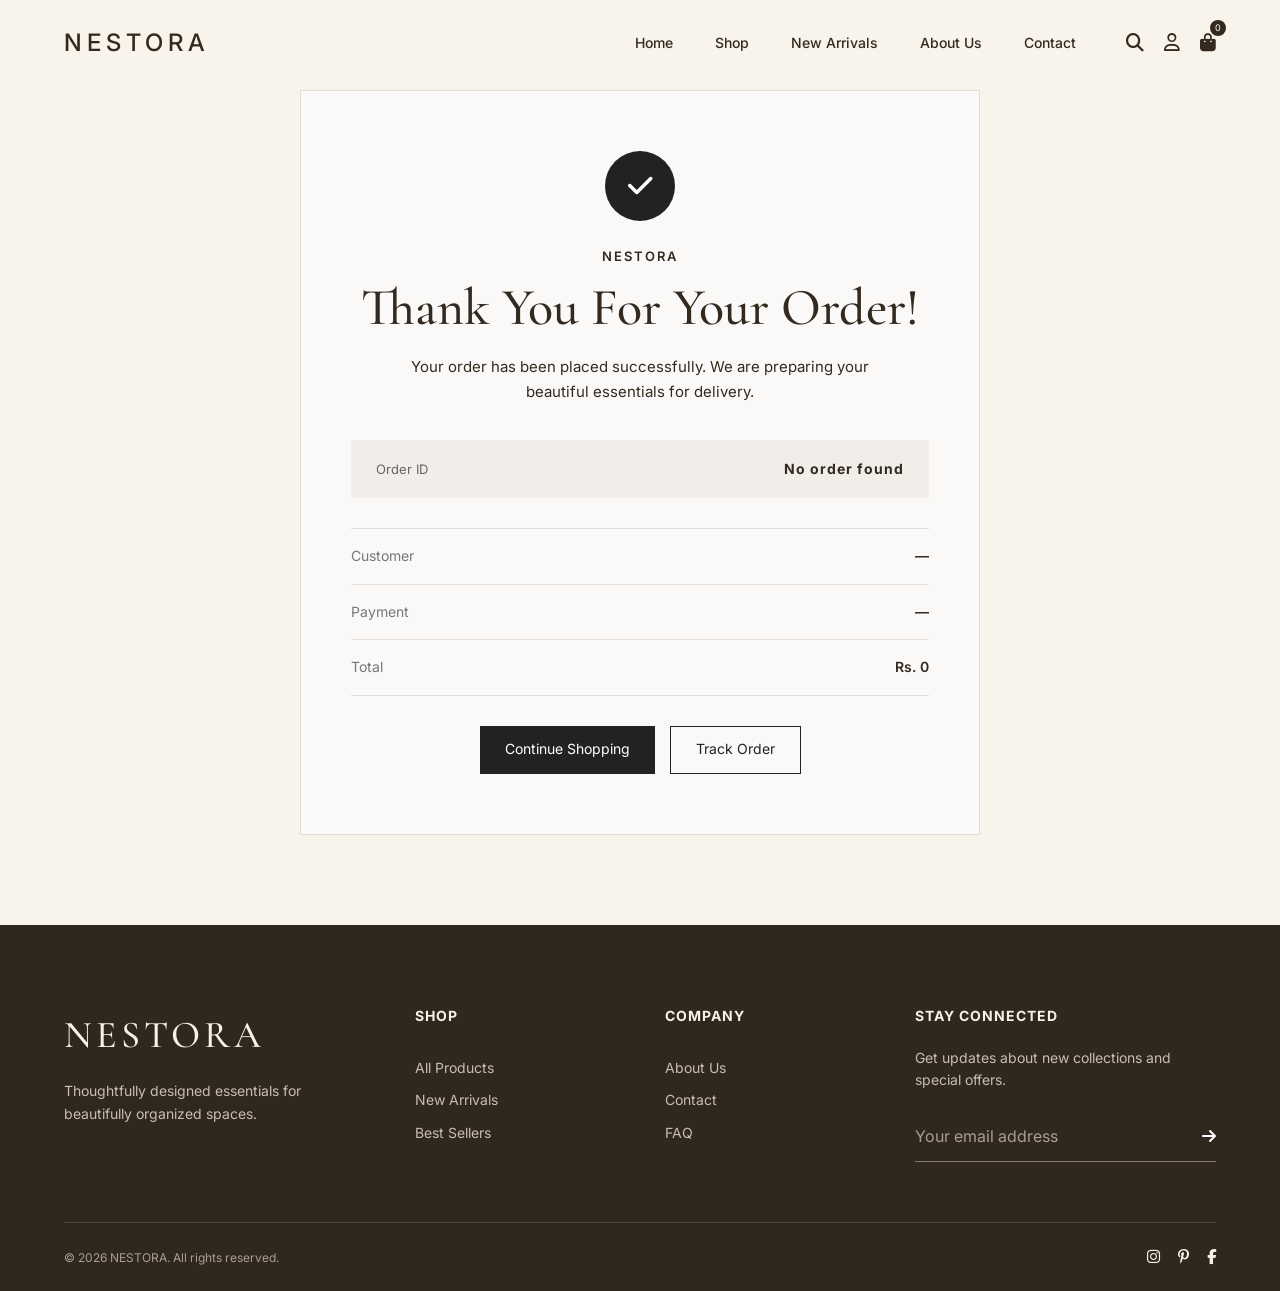
<file: success.html>
<!DOCTYPE html>
<html lang="en">
<head>
<meta charset="UTF-8">
<meta name="viewport" content="width=device-width, initial-scale=1.0">
<title>NESTORA | Order Successful</title>
<link rel="stylesheet" href="css/style.css">
<link rel="stylesheet" href="css/success.css">
<link rel="preconnect" href="https://fonts.googleapis.com">
<link rel="preconnect" href="https://fonts.gstatic.com" crossorigin>
<link href="https://fonts.googleapis.com/css2?family=Cormorant+Garamond:wght@400;500;600&family=Inter:wght@400;500;600&display=swap" rel="stylesheet">
<link rel="stylesheet" href="https://cdnjs.cloudflare.com/ajax/libs/font-awesome/6.7.2/css/all.min.css">
</head>
<body>
<header class="header">
<div class="container navbar">
<a href="index.html" class="logo">NESTORA</a>
<nav class="nav-menu">
<a href="index.html">Home</a>
<a href="shop.html">Shop</a>
<a href="new-arrivals.html">New Arrivals</a>
<a href="about.html">About Us</a>
<a href="contact.html">Contact</a>
</nav>
<div class="nav-icons">
<button class="icon-btn" aria-label="Search">
<i class="fa-solid fa-magnifying-glass"></i>
</button>
<button class="icon-btn" aria-label="Account">
<i class="fa-regular fa-user"></i>
</button>
<button class="icon-btn cart-btn" aria-label="Shopping cart" onclick="window.location.href='cart.html'">
<i class="fa-solid fa-bag-shopping"></i>
<span class="cart-count">0</span>
</button>
<button class="menu-btn" aria-label="Open menu">
<i class="fa-solid fa-bars"></i>
</button>
</div>
</div>
</header>
<main>
<section class="success-page">
<div class="container">
<div class="success-card">
<div class="success-icon">
<i class="fa-solid fa-check"></i>
</div>
<p class="success-eyebrow">NESTORA</p>
<h1>Thank You For Your Order!</h1>
<p class="success-message">Your order has been placed successfully. We are preparing your beautiful essentials for delivery.</p>
<div class="order-id-box">
<span>Order ID</span>
<strong id="orderId">NES-000000</strong>
</div>
<div class="success-details">
<div class="success-detail-row">
<span>Customer</span>
<strong id="customerName">—</strong>
</div>
<div class="success-detail-row">
<span>Payment</span>
<strong id="paymentMethod">—</strong>
</div>
<div class="success-detail-row">
<span>Total</span>
<strong id="orderTotal">Rs. 0</strong>
</div>
</div>
<div class="success-buttons">
<a href="shop.html" class="success-btn primary">Continue Shopping</a>
<a href="track.html" class="success-btn secondary">Track Order</a>
</div>
</div>
</div>
</section>
</main>
<footer class="footer">
<div class="container footer-grid">
<div class="footer-brand">
<h2>NESTORA</h2>
<p>Thoughtfully designed essentials for beautifully organized spaces.</p>
</div>
<div class="footer-links">
<h3>Shop</h3>
<a href="shop.html">All Products</a>
<a href="new-arrivals.html">New Arrivals</a>
<a href="#">Best Sellers</a>
</div>
<div class="footer-links">
<h3>Company</h3>
<a href="about.html">About Us</a>
<a href="contact.html">Contact</a>
<a href="#">FAQ</a>
</div>
<div class="footer-newsletter">
<h3>Stay Connected</h3>
<p>Get updates about new collections and special offers.</p>
<form>
<input type="email" placeholder="Your email address" required>
<button type="submit" aria-label="Subscribe">
<i class="fa-solid fa-arrow-right"></i>
</button>
</form>
</div>
</div>
<div class="container footer-bottom">
<p>© 2026 NESTORA. All rights reserved.</p>
<div class="social-icons">
<a href="#" aria-label="Instagram">
<i class="fa-brands fa-instagram"></i>
</a>
<a href="#" aria-label="Pinterest">
<i class="fa-brands fa-pinterest-p"></i>
</a>
<a href="#" aria-label="Facebook">
<i class="fa-brands fa-facebook-f"></i>
</a>
</div>
</div>
</footer>
<script src="js/script.js"></script>
<script src="js/success.js"></script>
<script src="js/cart.js"></script>
</body>
</html>
</file>
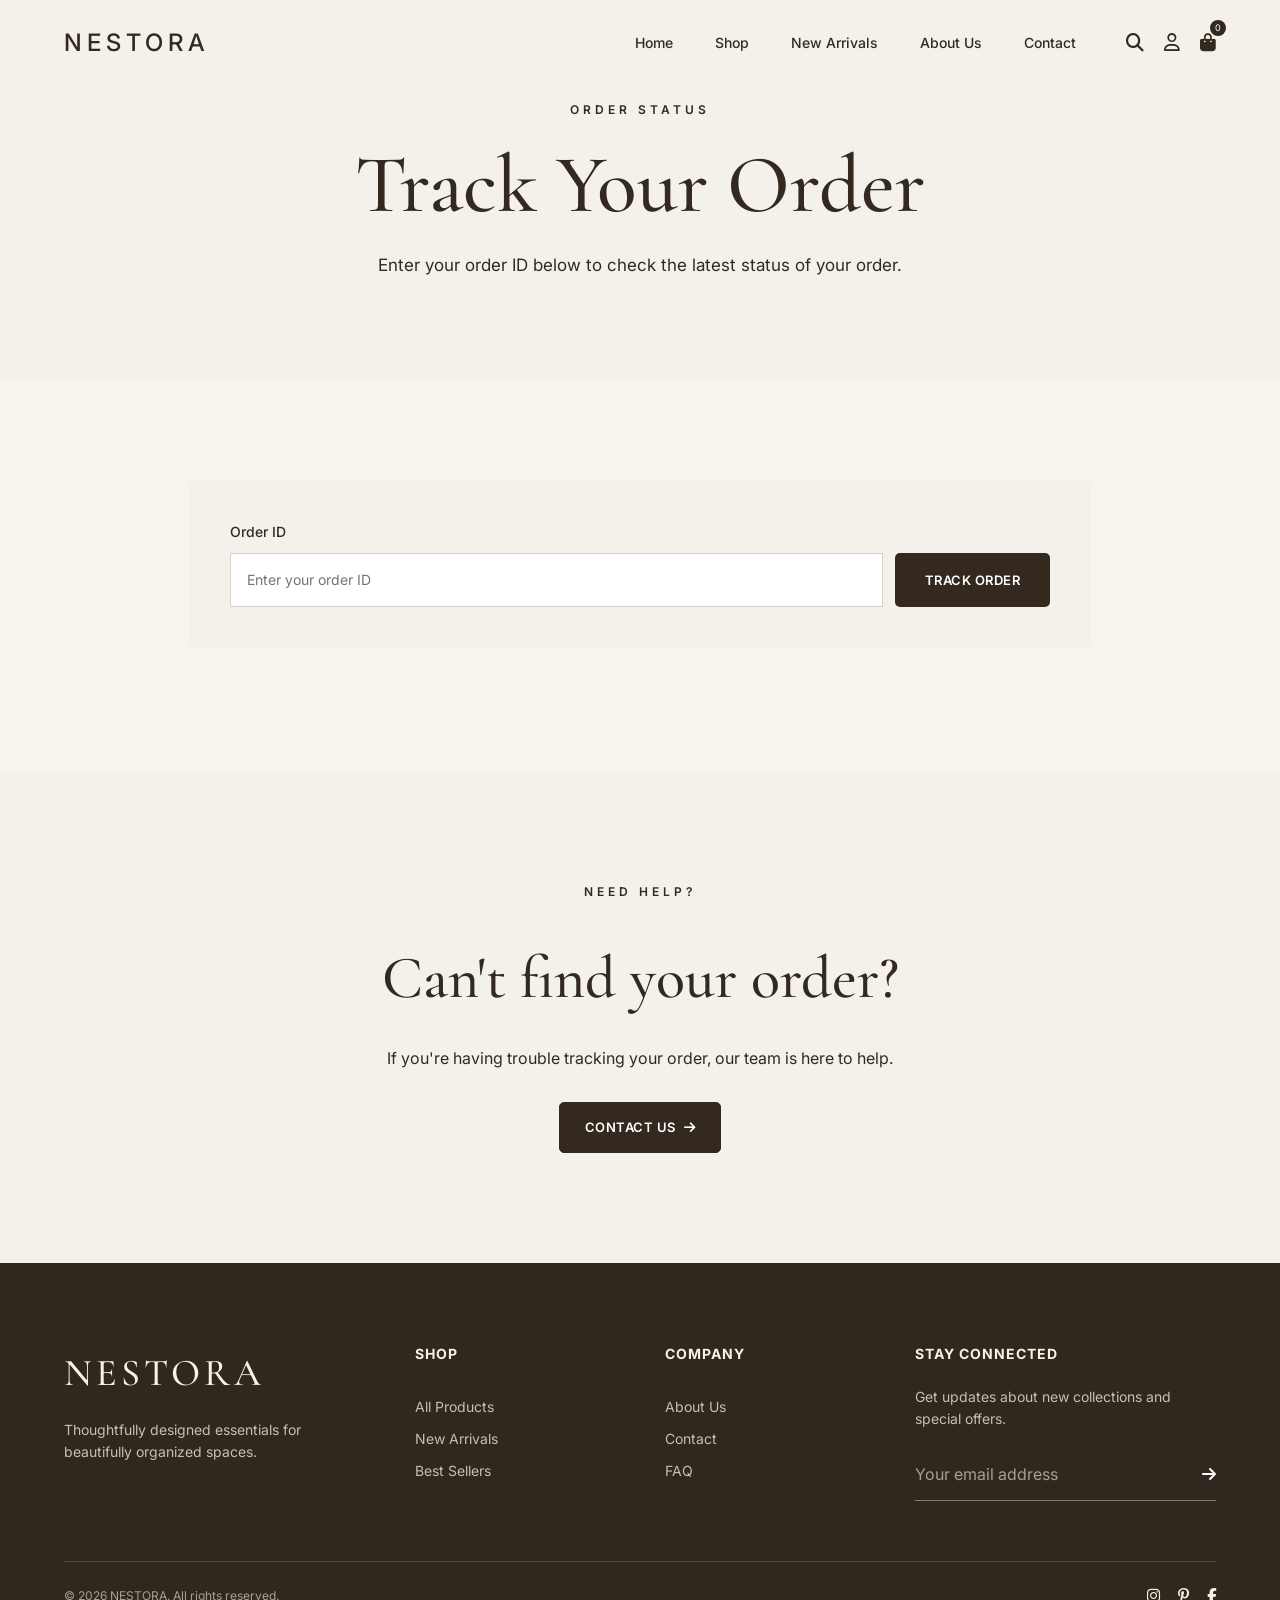
<file: track.html>
<!DOCTYPE html>
<html lang="en">
<head>
<meta charset="UTF-8">
<meta name="viewport" content="width=device-width, initial-scale=1.0">
<title>Track Order | NESTORA</title>
<link rel="stylesheet" href="css/style.css">
<link rel="stylesheet" href="css/responsive.css">
<link rel="stylesheet" href="css/track.css">
<link rel="preconnect" href="https://fonts.googleapis.com">
<link rel="preconnect" href="https://fonts.gstatic.com" crossorigin>
<link href="https://fonts.googleapis.com/css2?family=Cormorant+Garamond:wght@400;500;600&family=Inter:wght@400;500;600&display=swap" rel="stylesheet">
<link rel="stylesheet" href="https://cdnjs.cloudflare.com/ajax/libs/font-awesome/6.7.2/css/all.min.css">
</head>
<body>
<header class="header">
<div class="container navbar">
<a href="index.html" class="logo">NESTORA</a>
<nav class="nav-menu">
<a href="index.html">Home</a>
<a href="shop.html">Shop</a>
<a href="new-arrivals.html">New Arrivals</a>
<a href="about.html">About Us</a>
<a href="contact.html">Contact</a>
</nav>
<div class="nav-icons">
<button class="icon-btn" aria-label="Search">
<i class="fa-solid fa-magnifying-glass"></i>
</button>
<button class="icon-btn" aria-label="Account">
<i class="fa-regular fa-user"></i>
</button>
<a href="cart.html" class="icon-btn cart-btn" aria-label="Shopping cart">
<i class="fa-solid fa-bag-shopping"></i>
<span class="cart-count">0</span>
</a>
<button class="menu-btn" aria-label="Open menu">
<i class="fa-solid fa-bars"></i>
</button>
</div>
</div>
</header>
<main>
<section class="track-hero">
<div class="container track-hero-content">
<p class="eyebrow">ORDER STATUS</p>
<h1>Track Your Order</h1>
<p>Enter your order ID below to check the latest status of your order.</p>
</div>
</section>
<section class="track-section">
<div class="container track-container">
<div class="track-form-wrapper">
<form id="trackForm">
<label for="orderId">Order ID</label>
<div class="track-input">
<input type="text" id="orderId" placeholder="Enter your order ID" required>
<button type="submit" class="btn btn-primary">Track Order</button>
</div>
</form>
</div>
<div id="trackMessage" class="track-message"></div>
<div id="orderResult" class="order-result" style="display: none;">
<div class="order-header">
<div>
<p class="eyebrow">ORDER</p>
<h2 id="displayOrderId">—</h2>
</div>
<span id="orderStatus" class="order-status">Processing</span>
</div>
<div class="tracking-progress">
<div class="tracking-step active">
<div class="step-icon">
<i class="fa-solid fa-check"></i>
</div>
<div class="step-text">
<h3>Order Placed</h3>
<p>Your order has been received.</p>
</div>
</div>
<div class="tracking-line"></div>
<div class="tracking-step active">
<div class="step-icon">
<i class="fa-solid fa-box"></i>
</div>
<div class="step-text">
<h3>Processing</h3>
<p>We're preparing your order.</p>
</div>
</div>
<div class="tracking-line"></div>
<div class="tracking-step">
<div class="step-icon">
<i class="fa-solid fa-truck"></i>
</div>
<div class="step-text">
<h3>Shipped</h3>
<p>Your order is on its way.</p>
</div>
</div>
<div class="tracking-line"></div>
<div class="tracking-step">
<div class="step-icon">
<i class="fa-solid fa-house"></i>
</div>
<div class="step-text">
<h3>Delivered</h3>
<p>Your order has arrived.</p>
</div>
</div>
</div>
<div class="order-information">
<div class="info-card">
<i class="fa-regular fa-user"></i>
<div>
<span>Customer</span>
<strong id="customerName">—</strong>
</div>
</div>
<div class="info-card">
<i class="fa-solid fa-credit-card"></i>
<div>
<span>Payment</span>
<strong id="paymentMethod">—</strong>
</div>
</div>
<div class="info-card">
<i class="fa-solid fa-receipt"></i>
<div>
<span>Total</span>
<strong id="orderTotal">Rs. 0</strong>
</div>
</div>
</div>
</div>
</div>
</section>
<section class="track-help">
<div class="container">
<p class="eyebrow">NEED HELP?</p>
<h2>Can't find your order?</h2>
<p>If you're having trouble tracking your order, our team is here to help.</p>
<a href="contact.html" class="btn btn-primary">
Contact Us
<i class="fa-solid fa-arrow-right"></i>
</a>
</div>
</section>
</main>
<footer class="footer">
<div class="container footer-grid">
<div class="footer-brand">
<h2>NESTORA</h2>
<p>Thoughtfully designed essentials for beautifully organized spaces.</p>
</div>
<div class="footer-links">
<h3>Shop</h3>
<a href="shop.html">All Products</a>
<a href="new-arrivals.html">New Arrivals</a>
<a href="best-sellers.html">Best Sellers</a>
</div>
<div class="footer-links">
<h3>Company</h3>
<a href="about.html">About Us</a>
<a href="contact.html">Contact</a>
<a href="faq.html">FAQ</a>
</div>
<div class="footer-newsletter">
<h3>Stay Connected</h3>
<p>Get updates about new collections and special offers.</p>
<form>
<input type="email" placeholder="Your email address" required>
<button type="submit">
<i class="fa-solid fa-arrow-right"></i>
</button>
</form>
</div>
</div>
<div class="container footer-bottom">
<p>© 2026 NESTORA. All rights reserved.</p>
<div class="social-icons">
<a href="#" aria-label="Instagram">
<i class="fa-brands fa-instagram"></i>
</a>
<a href="#" aria-label="Pinterest">
<i class="fa-brands fa-pinterest-p"></i>
</a>
<a href="#" aria-label="Facebook">
<i class="fa-brands fa-facebook-f"></i>
</a>
</div>
</div>
</footer>
<script src="js/track.js"></script>
<script src="js/script.js"></script>
</body>
</html>
</file>
<file: css/style.css>
*{margin:0;padding:0;box-sizing:border-box}
html{scroll-behavior:smooth}
body{font-family:"Inter",sans-serif;color:#33291f;background:#f8f3eb;line-height:1.6}
img{width:100%;display:block}
a{color:inherit;text-decoration:none}
button,input{font:inherit}
button{cursor:pointer}
.container{width:min(90%,1280px);margin:auto}

.header{position:absolute;top:0;left:0;width:100%;z-index:10;padding:24px 0}
.navbar{display:flex;align-items:center;justify-content:space-between;gap:30px}
.logo{font-family:"Inter",sans-serif;font-size:24px;font-weight:500;letter-spacing:5px;color:#33291f;white-space:nowrap}
.nav-menu{display:flex;align-items:center;justify-content:center;gap:42px;margin-left:auto}
.nav-menu a{font-size:14px;font-weight:500;transition:.3s ease}
.nav-menu a:hover,.nav-menu a.active{opacity:.6}
.nav-icons{display:flex;align-items:center;gap:20px;margin-left:20px}
.icon-btn,.menu-btn{border:none;background:transparent;color:#33291f;font-size:18px;position:relative}
.cart-count{position:absolute;top:-9px;right:-10px;width:16px;height:16px;border-radius:50%;background:#33291f;color:#fff;font-size:9px;display:flex;align-items:center;justify-content:center}
.menu-btn{display:none}

.hero{min-height:760px;height:100vh;position:relative;background-image:url("../images/hero.png");background-size:cover;background-position:center}
.hero-overlay{min-height:100%;background:linear-gradient(90deg,rgba(248,239,226,.72) 0%,rgba(248,239,226,.38) 38%,rgba(248,239,226,.05) 72%)}
.hero-content{min-height:760px;height:100vh;display:flex;align-items:center}
.hero-text{max-width:510px;padding-top:70px}
.eyebrow{font-size:12px;font-weight:600;letter-spacing:4px;text-transform:uppercase;margin-bottom:28px}
.hero-text h1{font-family:"Cormorant Garamond",serif;font-size:clamp(58px,6vw,88px);font-weight:500;line-height:.88;letter-spacing:-2px;margin-bottom:32px}
.hero-description{max-width:390px;font-size:16px;line-height:1.8;margin-bottom:32px}
.hero-buttons{display:flex;gap:18px;flex-wrap:wrap}

.btn{display:inline-flex;align-items:center;justify-content:center;min-width:155px;padding:14px 25px;border-radius:5px;font-size:13px;font-weight:600;text-transform:uppercase;letter-spacing:.5px;transition:.3s ease}
.btn-primary{background:#33291f;color:#fff;border:1px solid #33291f}
.btn-primary:hover{background:#554638}
.btn-secondary{background:transparent;color:#33291f;border:1px solid #33291f}
.btn-secondary:hover{background:#33291f;color:#fff}

.features{position:relative;padding:70px 0;z-index:5}
.features-grid{display:flex;align-items:center;gap:70px}
.feature{display:flex;align-items:center;gap:16px}
.feature-icon{width:58px;height:58px;border:1px solid #5b4c3d;border-radius:50%;display:flex;align-items:center;justify-content:center;font-size:20px}
.feature h3{font-size:13px;text-transform:uppercase;letter-spacing:1px;font-weight:600}
.feature p{font-size:13px;text-transform:uppercase;letter-spacing:1px}

.featured-products{padding:110px 0;background:#faf7f1}
.section-heading{max-width:650px;margin:0 auto 60px;text-align:center}
.section-heading .eyebrow{margin-bottom:15px}
.section-heading h2{font-family:"Cormorant Garamond",serif;font-size:clamp(42px,5vw,62px);font-weight:500;line-height:1;margin-bottom:20px}
.section-heading>p:last-child{font-size:15px;color:#685d51}
.products-grid{display:grid;grid-template-columns:repeat(4,1fr);gap:25px}
.product-card{background:#fff;overflow:hidden;transition:.3s ease}
.product-card:hover{transform:translateY(-6px)}
.product-image{position:relative;overflow:hidden;aspect-ratio:1;background:#eee7dc}
.product-image img{width:100%;height:100%;object-fit:cover;transition:transform .5s ease}
.product-card:hover .product-image img{transform:scale(1.05)}
.add-cart{display:flex;align-items:center;justify-content:center;border:none;cursor:pointer}
.product-card .add-cart{position:absolute;right:15px;bottom:15px;width:42px;height:42px;border-radius:50%;background:#33291f;color:#fff;opacity:0;transform:translateY(10px);transition:.3s ease}
.product-card:hover .add-cart{opacity:1;transform:translateY(0)}
.product-info{padding:20px 5px}
.product-info h3{font-family:"Cormorant Garamond",serif;font-size:24px;font-weight:600;margin-bottom:7px}
.product-info p{font-size:13px;color:#71665a;margin-bottom:12px}
.price{font-size:14px;font-weight:600}
.view-all{text-align:center;margin-top:55px}

.brand-section{padding:110px 20px;text-align:center;background:#f3f0eb}
.brand-content{max-width:700px;margin:0 auto}
.brand-section h2,.brand-content h2{font-family:"Cormorant Garamond",serif;font-size:clamp(50px,6vw,80px);font-weight:500;line-height:.95;margin-bottom:25px}
.brand-section p:not(.eyebrow),.brand-content p:not(.eyebrow){max-width:560px;margin:0 auto 30px;color:#66594b;line-height:1.8}
.text-link{display:inline-flex;align-items:center;gap:10px;font-size:13px;font-weight:600;text-transform:uppercase;letter-spacing:1px}
.brand-content h2{font-size:54px;line-height:1.05;margin:15px 0 20px}
.brand-content .btn{display:inline-flex;align-items:center;justify-content:center}

.footer{background:#30271f;color:#f7f1e8;padding-top:80px}
.footer-grid{display:grid;grid-template-columns:1.5fr 1fr 1fr 1.5fr;gap:50px;padding-bottom:60px}
.footer-brand h2{font-family:"Cormorant Garamond",serif;font-size:38px;font-weight:500;letter-spacing:4px;margin-bottom:15px}
.footer-brand p{max-width:280px;color:#c8beb2;font-size:14px}
.footer h3{font-size:14px;text-transform:uppercase;letter-spacing:1px;margin-bottom:20px}
.footer-links{display:flex;flex-direction:column;gap:10px}
.footer-links a{color:#c8beb2;font-size:14px;transition:.3s ease}
.footer-links a:hover{color:#fff}
.footer-newsletter p{color:#c8beb2;font-size:14px;margin-bottom:20px}
.footer-newsletter form{display:flex;border-bottom:1px solid #8a7c6c}
.footer-newsletter input{flex:1;padding:12px 0;border:none;outline:none;background:transparent;color:#fff}
.footer-newsletter input::placeholder{color:#a99e92}
.footer-newsletter button{border:none;background:transparent;color:#fff}
.footer-bottom{padding:22px 0;border-top:1px solid #51463b;display:flex;align-items:center;justify-content:space-between}
.footer-bottom p{color:#a99e92;font-size:12px}
.social-icons{display:flex;gap:18px}
.social-icons a{font-size:15px;transition:.3s ease}
.social-icons a:hover{opacity:.6}

.product-quantity{display:flex;align-items:center;gap:0;margin-top:25px;width:130px;height:45px;border:1px solid #ddd}
.quantity-decrease,.quantity-increase{width:42px;height:100%;border:none;background:transparent;font-size:20px}
.quantity-number{width:45px;text-align:center;font-size:15px}
.quantity-decrease:hover,.quantity-increase:hover{background:#f3f1ed}

.product-page{padding:90px 0}
.product-details{display:grid;grid-template-columns:1fr 1fr;gap:70px;align-items:center}
.product-detail-image{width:100%;overflow:hidden;background:#f5f2ed}
.product-detail-image img{width:100%;height:600px;object-fit:cover}
.product-detail-info{max-width:520px}
.product-detail-info .eyebrow{font-size:13px;letter-spacing:2px;margin-bottom:15px}
.product-detail-info h1{font-family:"Cormorant Garamond",serif;font-size:56px;font-weight:500;line-height:1.1;margin-bottom:20px}
.product-detail-price{display:block;font-size:20px;font-weight:600;margin-bottom:25px}
.product-detail-description{font-size:15px;line-height:1.8;margin-bottom:25px}
.product-detail-line{width:100%;height:1px;background:#ddd;margin-bottom:25px}
.product-detail-feature{display:flex;align-items:center;gap:12px;margin-bottom:15px;font-size:14px}
.product-detail-feature i{font-size:12px}
.product-add-cart{display:flex;align-items:center;justify-content:center;gap:10px;width:100%;height:52px;border:none;background:#222;color:#fff;font-size:14px;transition:.3s ease}
.product-add-cart i{font-size:15px}
.product-add-cart:hover{background:#444}

.shop-product-image{position:relative;overflow:hidden;aspect-ratio:1}
.shop-product-image img{width:100%;height:100%;object-fit:cover;display:block;transition:transform .5s ease}
.shop-product-card:hover .shop-product-image img{transform:scale(1.04)}
.shop-product-image .add-cart{position:absolute;right:18px;bottom:18px;width:44px;height:44px;padding:0;border:none;border-radius:50%;background:#fff;color:#2f4035;z-index:10;box-shadow:0 5px 18px rgba(0,0,0,.12);transition:.3s ease}
.shop-product-image .add-cart i{font-size:15px}
.shop-product-image .add-cart:hover{background:#2f4035;color:#fff;transform:scale(1.08)}

.about-hero{min-height:65vh;display:flex;align-items:center;text-align:center;background:#f4f1eb}
.about-hero-content{max-width:850px;margin:auto;padding:100px 20px}
.about-hero h1{font-family:"Cormorant Garamond",serif;font-size:clamp(48px,7vw,86px);font-weight:500;line-height:.95;margin:20px 0 30px}
.about-hero-content>p:last-child{max-width:600px;margin:auto;font-size:17px;line-height:1.8}

.about-story{padding:120px 0;text-align:center}
.about-story-grid{display:block}
.about-story-image{display:none}
.about-story-content{max-width:900px;margin:0 auto;text-align:center}
.about-story-content h2{font-family:"Cormorant Garamond",serif;font-size:54px;font-weight:500;line-height:1.05;margin:18px auto 30px}
.about-story-content p{font-size:16px;line-height:1.8;margin:0 auto 18px;max-width:750px}

.philosophy{padding:110px 0;background:#f4f1eb}
.philosophy-grid{display:grid;grid-template-columns:repeat(3,1fr);gap:30px}
.philosophy-card{text-align:center;background:#fff;padding:50px 35px}
.philosophy-icon{font-size:28px;margin-bottom:25px}
.philosophy-card h3{font-family:"Cormorant Garamond",serif;font-size:30px;font-weight:500;margin-bottom:15px}
.philosophy-card p{font-size:15px;line-height:1.8}

.why-nestora{padding:120px 0}
.why-content{display:grid;grid-template-columns:1fr 1fr;gap:100px;align-items:center}
.why-content h2{font-family:"Cormorant Garamond",serif;font-size:58px;line-height:1;font-weight:500;margin-top:20px}
.why-text p{font-size:17px;line-height:1.9;margin-bottom:25px}

.values{padding:80px 0;border-top:1px solid #ddd8cf;border-bottom:1px solid #ddd8cf}
.values-grid{display:grid;grid-template-columns:repeat(4,1fr);gap:30px;text-align:center}
.value i{font-size:25px;margin-bottom:18px}
.value h3{font-family:"Cormorant Garamond",serif;font-size:27px;font-weight:500;margin-bottom:10px}
.value p{font-size:14px;line-height:1.6}

.about-cta{padding:130px 20px;text-align:center}
.about-cta-content{max-width:750px;margin:auto}
.about-cta h2{font-family:"Cormorant Garamond",serif;font-size:70px;line-height:.95;font-weight:500;margin:20px 0 25px}
.about-cta p:not(.eyebrow){font-size:17px;line-height:1.8;margin-bottom:30px}
.about-cta .btn i{margin-left:8px}

.shop-hero{min-height:420px;display:flex;align-items:center;background:#f3f0eb}
.shop-hero-content{text-align:center;max-width:750px;margin:0 auto}
.shop-hero-content .eyebrow{margin-bottom:18px}
.shop-hero-content h1{font-family:"Cormorant Garamond",serif;font-size:72px;font-weight:500;line-height:1;margin-bottom:22px}
.shop-hero-content p:last-child{max-width:580px;margin:0 auto;font-size:16px;line-height:1.8}
.shop-products{padding:100px 0;background:#fff}
.shop-products .section-heading{max-width:700px;margin:0 auto 55px}
.shop-products .section-heading h2{font-family:"Cormorant Garamond",serif;font-size:48px;font-weight:500;margin:12px 0 16px}
.shop-products .section-heading p:last-child{line-height:1.7}
.shop-products-grid{display:grid;grid-template-columns:repeat(4,1fr);gap:28px}
.shop-product-card{background:#faf9f7;transition:transform .3s ease}
.shop-product-card:hover{transform:translateY(-6px)}
.shop-product-info{padding:24px 22px 28px}
.shop-product-info h3{font-family:"Cormorant Garamond",serif;font-size:25px;font-weight:600;margin-bottom:9px}
.shop-product-info p{font-size:14px;line-height:1.6;color:#777;margin-bottom:16px}
.shop-product-info .price{font-size:15px;font-weight:600;color:#2f4035}

.login-section,.register-section{min-height:75vh;display:flex;align-items:center;justify-content:center;padding:80px 20px;background:#f8f6f2}
.login-container,.register-container{width:100%;background:#fff;border:1px solid #e8e4dd}
.login-container{max-width:500px;padding:50px 45px}
.register-container{max-width:560px;padding:50px 45px}
.login-heading,.register-heading{text-align:center;margin-bottom:35px}
.login-heading .eyebrow,.register-heading .eyebrow{margin-bottom:12px}
.login-heading h1,.register-heading h1{font-family:"Cormorant Garamond",serif;font-size:42px;font-weight:500;line-height:1.1;margin-bottom:15px}
.login-heading p:last-child,.register-heading p:last-child{color:#777;font-size:14px;line-height:1.7}
.login-form,.register-form{width:100%}
.login-form .form-group,.register-form .form-group{margin-bottom:22px}
.login-form label,.register-form label{display:block;margin-bottom:8px;font-size:13px;font-weight:500}
.login-form input[type="email"],.login-form input[type="password"],.register-form input[type="text"],.register-form input[type="email"],.register-form input[type="password"]{width:100%;height:50px;padding:0 15px;border:1px solid #dcd8d0;background:#fff;font-family:"Inter",sans-serif;font-size:14px;outline:none;transition:border-color .3s ease}
.login-form input:focus,.register-form input:focus{border-color:#555}
.password-wrapper,.register-form .password-wrapper{position:relative}
.password-wrapper input,.register-form .password-wrapper input{padding-right:50px!important}
.password-toggle,.register-form .password-toggle{position:absolute;right:15px;top:50%;transform:translateY(-50%);border:none;background:transparent;color:#777;font-size:16px}
.login-options{display:flex;align-items:center;justify-content:space-between;margin:5px 0 25px;font-size:13px}
.remember-me{display:flex!important;align-items:center;gap:8px;margin:0!important;cursor:pointer}
.remember-me input{width:15px;height:15px}
.login-options a{color:#555}
.login-options a:hover,.login-register a:hover,.register-login a:hover{text-decoration:underline}
.login-message,.register-message{min-height:20px;margin-bottom:10px;text-align:center;font-size:13px}
.login-button,.register-button{width:100%;border:none;justify-content:center;display:flex;align-items:center;gap:10px}
.login-register,.register-login{text-align:center;margin-top:28px;padding-top:25px;border-top:1px solid #eee}
.login-register p,.register-login p{display:inline;color:#777;font-size:13px}
.login-register a,.register-login a{margin-left:5px;color:#333;font-size:13px;font-weight:500}
.register-form .form-row{display:grid;grid-template-columns:1fr 1fr;gap:18px}
.register-terms{display:flex!important;align-items:flex-start;gap:9px;margin:3px 0 20px;cursor:pointer;font-size:13px;font-weight:400!important;line-height:1.5}
.register-terms input{width:15px;height:15px;margin-top:2px;flex-shrink:0}
.register-terms a{color:#333;text-decoration:underline}

.payment-section{min-height:80vh;padding:80px 20px;background:#f8f7f3}
.payment-container{width:100%;max-width:620px;margin:0 auto}
.payment-heading{text-align:center;margin-bottom:45px}
.payment-heading .eyebrow{margin-bottom:10px}
.payment-heading h1{font-family:"Cormorant Garamond",serif;font-size:52px;font-weight:500;margin-bottom:15px}
.payment-heading p:last-child{color:#777;line-height:1.7}
.payment-form{background:#fff;padding:40px;border:1px solid #e7e4dc;border-radius:4px;box-shadow:0 10px 35px rgba(0,0,0,.04)}
.card-type{margin-bottom:30px}
.card-type>p{font-weight:500;margin-bottom:15px}
.card-option{display:inline-flex;align-items:center;margin-right:20px;cursor:pointer}
.card-option input{margin-right:8px;accent-color:#26382f}
.card-option span{display:flex;align-items:center;gap:8px;color:#444}
.payment-form .form-group{margin-bottom:22px}
.payment-form label{display:block;margin-bottom:8px;font-size:14px;font-weight:500}
.payment-form input{width:100%;padding:14px 15px;border:1px solid #dcd9d1;border-radius:3px;background:#fff;font-family:"Inter",sans-serif;font-size:14px;outline:none;transition:border-color .3s ease}
.payment-form input:focus{border-color:#26382f}
.payment-row{display:grid;grid-template-columns:1fr 1fr;gap:18px}
.payment-message{min-height:20px;margin-bottom:15px;text-align:center;font-size:14px}
.payment-button{width:100%;border:none;display:flex;justify-content:center;align-items:center;gap:10px}
.back-checkout{display:flex;justify-content:center;align-items:center;gap:8px;margin-top:22px;color:#555;font-size:14px;transition:color .3s ease}
.back-checkout:hover{color:#26382f}

@media(max-width:1000px){
.nav-menu{gap:20px}
.products-grid{grid-template-columns:repeat(2,1fr)}
.features-grid{gap:35px}
.footer-grid{grid-template-columns:repeat(2,1fr)}
}

@media(max-width:1100px){
.shop-products-grid{grid-template-columns:repeat(3,1fr)}
.shop-hero-content h1{font-size:62px}
}

@media(max-width:900px){
.about-story-grid,.why-content{grid-template-columns:1fr;gap:50px}
.about-story-image{height:500px}
.philosophy-grid{grid-template-columns:1fr}
.values-grid{grid-template-columns:repeat(2,1fr);gap:50px 20px}
.about-story-content h2,.why-content h2{font-size:48px}
}

@media(max-width:800px){
.shop-products{padding:75px 0}
.shop-products-grid{grid-template-columns:repeat(2,1fr);gap:20px}
.shop-hero{min-height:350px}
.shop-hero-content h1{font-size:52px}
.shop-products .section-heading h2{font-size:40px}
.brand-content h2{font-size:45px}
}

@media(max-width:768px){
.header{padding:18px 0}
.logo{width:125px}
.nav-menu{display:none}
.nav-icons{margin-left:auto}
.menu-btn{display:block}
.hero{min-height:700px;height:auto;background-position:62% center}
.hero-overlay{background:linear-gradient(90deg,rgba(248,239,226,.96) 0%,rgba(248,239,226,.78) 65%,rgba(248,239,226,.2) 100%)}
.hero-content{min-height:700px;height:auto;padding:120px 0 100px}
.hero-text{max-width:100%;padding-top:0}
.hero-text h1{font-size:clamp(52px,15vw,75px)}
.features{margin-top:0;padding:50px 0;background:#f8f3eb}
.features-grid{flex-direction:column;align-items:flex-start;gap:25px}
.featured-products{padding:80px 0}
.products-grid{grid-template-columns:1fr 1fr;gap:15px}
.product-info{padding:15px 3px}
.product-info h3{font-size:21px}
.product-info p{font-size:12px}
.product-card .add-cart{opacity:1;transform:none;width:38px;height:38px}
.brand-section{padding:100px 0}
.footer-grid{grid-template-columns:1fr;gap:40px}
}

@media(max-width:600px){
.login-section,.register-section{padding:50px 15px}
.login-container,.register-container{padding:35px 22px}
.login-heading h1,.register-heading h1{font-size:34px}
.login-options{font-size:12px}
.register-form .form-row{grid-template-columns:1fr;gap:0}
.about-hero-content{padding:80px 20px}
.about-hero h1{font-size:48px}
.about-story{padding:80px 0}
.about-story-content h2,.why-content h2,.section-heading h2{font-size:42px}
.philosophy{padding:80px 0}
.why-nestora{padding:80px 0}
.values{padding:60px 0}
.values-grid{grid-template-columns:1fr 1fr}
.about-cta{padding:90px 20px}
.about-cta h2{font-size:52px}
.payment-section{padding:55px 15px}
.payment-heading h1{font-size:42px}
.payment-form{padding:25px 20px}
.card-option{display:flex;margin-bottom:12px}
.payment-row{grid-template-columns:1fr;gap:0}
}

@media(max-width:550px){
.shop-hero{min-height:320px}
.shop-hero-content h1{font-size:45px}
.shop-hero-content p:last-child{font-size:14px}
.shop-products{padding:60px 0}
.shop-products-grid{grid-template-columns:1fr;gap:25px}
.shop-products .section-heading{margin-bottom:35px}
.shop-products .section-heading h2{font-size:36px}
.brand-section{padding:75px 20px}
.brand-content h2{font-size:38px}
}

@media(max-width:480px){
.container{width:88%}
.nav-icons{gap:13px}
.icon-btn{font-size:16px}
.hero-buttons{flex-direction:column;align-items:flex-start}
.btn{width:100%}
.products-grid{grid-template-columns:1fr}
.section-heading h2{font-size:45px}
.footer-bottom{flex-direction:column;gap:15px;text-align:center}
}
</file>
<file: css/responsive.css>
@media (max-width:1000px){
.nav-menu{gap:20px}
.products-grid{grid-template-columns:repeat(2,1fr)}
.features-grid{gap:35px}
.footer-grid{grid-template-columns:repeat(2,1fr)}
}
@media (max-width:900px){
.product-details{grid-template-columns:1fr;gap:45px}
.product-detail-info{max-width:100%}
.product-detail-image img{height:500px}
.product-detail-info h1{font-size:48px}
}
@media (max-width:768px){
.header{padding:18px 0}
.logo{width:125px}
.nav-menu{display:none}
.nav-menu.show{display:flex;position:absolute;top:75px;left:6%;right:6%;flex-direction:column;gap:20px;padding:25px;background:#f8f3eb;box-shadow:0 10px 30px rgba(0,0,0,.08);z-index:100}
.nav-icons{margin-left:auto}
.menu-btn{display:block}
.hero{min-height:700px;height:auto;background-position:62% center}
.hero-overlay{background:linear-gradient(90deg,rgba(248,239,226,.96) 0%,rgba(248,239,226,.78) 65%,rgba(248,239,226,.2) 100%)}
.hero-content{min-height:700px;height:auto;padding:120px 0 100px}
.hero-text{max-width:100%;padding-top:0}
.hero-text h1{font-size:clamp(52px,15vw,75px)}
.features{margin-top:0;padding:50px 0;background:#f8f3eb}
.features-grid{flex-direction:column;align-items:flex-start;gap:25px}
.featured-products{padding:80px 0}
.products-grid{grid-template-columns:1fr 1fr;gap:15px}
.product-info{padding:15px 3px}
.product-info h3{font-size:21px}
.product-info p{font-size:12px}
.add-cart{opacity:1;transform:none;width:38px;height:38px}
.brand-section{padding:100px 0}
.footer-grid{grid-template-columns:1fr;gap:40px}
}
@media (max-width:600px){
.product-page{padding:55px 0}
.product-details{gap:35px}
.product-detail-image img{height:380px}
.product-detail-info h1{font-size:40px}
.product-detail-price{font-size:18px}
}
@media (max-width:480px){
.container{width:88%}
.nav-icons{gap:13px}
.icon-btn{font-size:16px}
.hero-buttons{flex-direction:column;align-items:flex-start}
.btn{width:100%}
.products-grid{grid-template-columns:1fr}
.section-heading h2{font-size:45px}
.footer-bottom{flex-direction:column;gap:15px;text-align:center}
}
</file>
<file: css/shop.css>
.shop-page{padding:80px 0}
.shop-heading{text-align:center;max-width:700px;margin:0 auto 55px}
.shop-heading .eyebrow{font-size:13px;letter-spacing:2px;font-weight:600;margin-bottom:12px}
.shop-heading h1{font-family:"Cormorant Garamond",serif;font-size:52px;font-weight:500;line-height:1.1;margin-bottom:18px}
.shop-heading p:last-child{font-size:16px;line-height:1.7}
.shop-toolbar{display:flex;justify-content:space-between;align-items:center;margin-bottom:35px;padding-bottom:18px;border-bottom:1px solid #ddd}
.product-count{margin:0;font-size:14px}
.sort-box{display:flex;align-items:center;gap:10px}
.sort-box label{font-size:14px}
.sort-box select{padding:10px 35px 10px 12px;border:1px solid #ccc;background:white;font-family:"Inter",sans-serif;cursor:pointer}
.shop-products-grid{display:grid;grid-template-columns:repeat(3,1fr);gap:45px 25px}
.shop-product-card{min-width:0}
.shop-product-image{position:relative;width:100%;aspect-ratio:1/1;overflow:hidden;background:#f4f1ec}
.shop-product-image img{width:100%;height:100%;display:block;object-fit:cover;transition:transform .4s ease}
.shop-product-card:hover .shop-product-image img{transform:scale(1.04)}
.shop-product-image .add-cart{position:absolute;right:15px;bottom:15px;width:42px;height:42px;padding:0;margin:0;border:none;border-radius:50%;background:#fff;color:#222;display:flex;align-items:center;justify-content:center;z-index:20;cursor:pointer;box-shadow:0 4px 15px rgba(0,0,0,.12);transition:.3s ease}
.shop-product-image .add-cart i{font-size:15px}
.shop-product-image .add-cart:hover{background:#222;color:#fff}
.shop-product-info{padding-top:18px}
.shop-product-info h3{font-family:"Cormorant Garamond",serif;font-size:24px;font-weight:600;margin:0 0 8px}
.shop-product-info p{font-size:14px;line-height:1.6;margin:0 0 12px}
.shop-product-info .price{display:block;font-size:15px;font-weight:600}
.shop-banner{margin-top:90px;padding:70px 30px;text-align:center;background:#f3efe9}
.shop-banner h2{font-family:"Cormorant Garamond",serif;font-size:42px;font-weight:500;margin-bottom:12px}
.shop-banner p{margin-bottom:25px;line-height:1.6}
.product-page{padding:90px 0}
.product-details{display:grid;grid-template-columns:1fr 1fr;gap:70px;align-items:center}
.product-detail-image{width:100%;background:#f4f1ec;overflow:hidden}
.product-detail-image img{width:100%;height:600px;display:block;object-fit:cover}
.product-detail-info{max-width:520px}
.product-detail-info .eyebrow{font-size:13px;letter-spacing:2px;font-weight:600;margin-bottom:15px}
.product-detail-info h1{font-family:"Cormorant Garamond",serif;font-size:56px;line-height:1.1;font-weight:500;margin:0 0 20px}
.product-detail-price{display:block;font-size:20px;font-weight:600;margin-bottom:25px}
.product-detail-description{font-size:15px;line-height:1.8;margin-bottom:30px}
.product-detail-line{width:100%;height:1px;background:#ddd;margin-bottom:25px}
.product-detail-feature{display:flex;align-items:center;gap:12px;margin-bottom:15px;font-size:14px}
.product-detail-feature i{font-size:12px}
.product-add-cart{width:100%;height:52px;margin-top:20px;padding:0 20px;border:none;background:#222;color:#fff;display:flex;align-items:center;justify-content:center;gap:10px;font-family:"Inter",sans-serif;font-size:14px;cursor:pointer;transition:.3s ease}
.product-add-cart i{font-size:15px}
.product-add-cart:hover{background:#444}
.back-to-shop{display:inline-flex;align-items:center;gap:8px;margin-top:22px;color:#222;text-decoration:none;font-size:14px}
.back-to-shop:hover{text-decoration:underline}
.product-link{display:block;color:inherit;text-decoration:none}
.cart-page{padding:80px 0}
.cart-heading{text-align:center;max-width:650px;margin:0 auto 55px}
.cart-heading .eyebrow{font-size:13px;letter-spacing:2px;font-weight:600;margin-bottom:12px}
.cart-heading h1{font-family:"Cormorant Garamond",serif;font-size:52px;font-weight:500;margin:0 0 15px}
.cart-heading p:last-child{font-size:15px;line-height:1.7}
.cart-layout{display:grid;grid-template-columns:minmax(0,1fr) 360px;gap:50px;align-items:start}
.cart-items,#cartItems{width:100%}
.cart-item{display:grid;grid-template-columns:150px 1fr;gap:25px;padding:0 0 25px;margin-bottom:25px;border-bottom:1px solid #ddd}
.cart-item-image{width:150px;height:150px;background:#f4f1ec;overflow:hidden}
.cart-item-image img{width:100%;height:100%;display:block;object-fit:cover}
.cart-item-info{min-width:0;display:flex;flex-direction:column;justify-content:center}
.cart-item-info h3{font-family:"Cormorant Garamond",serif;font-size:25px;font-weight:600;margin:0 0 8px}
.cart-item-price{font-size:15px;font-weight:600;margin:0 0 20px}
.cart-item-bottom{display:flex;align-items:center;justify-content:space-between;gap:20px}
.cart-quantity{display:flex;align-items:center;border:1px solid #ccc;width:fit-content}
.cart-quantity button{width:38px;height:38px;border:none;background:#fff;color:#222;font-size:18px;cursor:pointer;display:flex;align-items:center;justify-content:center}
.cart-quantity button:hover{background:#f3efe9}
.cart-quantity span{min-width:35px;text-align:center;font-size:14px}
.remove-cart-item{border:none;background:transparent;color:#555;font-family:"Inter",sans-serif;font-size:13px;cursor:pointer;display:flex;align-items:center;gap:7px}
.remove-cart-item:hover{color:#000}
.remove-cart-item i{font-size:12px}
.cart-summary{background:#f3efe9;padding:35px 30px}
.cart-summary h2{font-family:"Cormorant Garamond",serif;font-size:30px;font-weight:500;margin:0 0 25px}
.summary-row{display:flex;justify-content:space-between;align-items:center;font-size:14px;margin-bottom:15px}
.summary-row span:last-child{font-weight:600}
.summary-line{width:100%;height:1px;background:#d5d0ca;margin:22px 0}
.summary-total{font-size:17px;margin-bottom:25px}
.summary-total span:last-child{font-size:18px}
.checkout-btn{width:100%;min-height:52px;padding:0 20px;background:#222;color:#fff;text-decoration:none;font-size:14px;display:flex;align-items:center;justify-content:center;gap:10px;transition:.3s ease}
.checkout-btn:hover{background:#444}
.continue-shopping{display:flex;align-items:center;justify-content:center;gap:8px;margin-top:20px;color:#222;text-decoration:none;font-size:13px}
.continue-shopping:hover{text-decoration:underline}
.empty-cart{text-align:center;padding:70px 20px;border:1px solid #ddd}
.empty-cart i{font-size:35px;margin-bottom:20px}
.empty-cart h2{font-family:"Cormorant Garamond",serif;font-size:32px;font-weight:500;margin:0 0 10px}
.empty-cart p{font-size:14px;line-height:1.6;margin-bottom:25px}
.shop-hero{background:#f4f1eb;text-align:center}
.shop-hero .container{max-width:850px;margin:auto;padding:100px 20px}
.shop-hero h1{font-family:"Cormorant Garamond",serif;font-size:clamp(52px,7vw,82px);font-weight:500;line-height:.95;margin:20px 0 25px}
.shop-hero p:last-child{max-width:600px;margin:auto;font-size:17px;line-height:1.8}
.shop-products{padding:110px 0}
.shop-products .section-heading{text-align:center;max-width:700px;margin:0 auto 65px}
.shop-products .section-heading h2{font-family:"Cormorant Garamond",serif;font-size:54px;font-weight:500;line-height:1;margin:15px 0}
.shop-products .section-heading p:last-child{font-size:15px;line-height:1.8}
.products-grid{display:grid;grid-template-columns:repeat(3,1fr);gap:35px 25px}
.product-card{background:#fff;transition:transform .3s ease}
.product-card:hover{transform:translateY(-5px)}
.product-image{position:relative;overflow:hidden;aspect-ratio:1/1;background:#f4f1eb}
.product-image img{width:100%;height:100%;object-fit:cover;display:block}
.product-image .add-cart{position:absolute;right:18px;bottom:18px;width:45px;height:45px;display:flex;align-items:center;justify-content:center;padding:0;border:none;border-radius:50%;background:#fff;color:#222;cursor:pointer;box-shadow:0 4px 15px rgba(0,0,0,.12);transition:.3s ease}
.product-image .add-cart:hover{transform:scale(1.08)}
.product-info{padding:20px 5px 10px}
.product-info h3{font-family:"Cormorant Garamond",serif;font-size:27px;font-weight:500;margin-bottom:8px}
.product-info p{font-size:14px;line-height:1.6;margin-bottom:12px;color:#666}
.product-info .price{font-size:15px;font-weight:600}
.shop-cta{background:#f4f1eb;text-align:center;padding:120px 20px}
.shop-cta h2{font-family:"Cormorant Garamond",serif;font-size:65px;font-weight:500;line-height:.95;margin:20px 0 25px}
.shop-cta p:not(.eyebrow){font-size:16px;line-height:1.8;margin-bottom:30px}
.shop-cta .btn i{margin-left:8px}
@media(max-width:1100px){
.shop-products-grid{grid-template-columns:repeat(3,1fr)}
}
@media(max-width:1000px){
.nav-menu{gap:20px}
.products-grid{grid-template-columns:repeat(2,1fr)}
.features-grid{gap:35px}
.footer-grid{grid-template-columns:repeat(2,1fr)}
}
@media(max-width:900px){
.shop-products-grid{grid-template-columns:repeat(2,1fr);gap:35px 20px}
.shop-heading h1{font-size:45px}
.product-details{grid-template-columns:1fr;gap:45px}
.product-detail-info{max-width:100%}
.product-detail-image img{height:500px}
.product-detail-info h1{font-size:48px}
.products-grid{grid-template-columns:repeat(2,1fr);gap:30px 20px}
.cart-layout{grid-template-columns:1fr;gap:40px}
.cart-summary{width:100%}
}
@media(max-width:768px){
.header{padding:18px 0}
.logo{width:125px}
.nav-menu{display:none}
.nav-menu.show{display:flex;position:absolute;top:75px;left:6%;right:6%;flex-direction:column;gap:20px;padding:25px;background:#f8f3eb;box-shadow:0 10px 30px rgba(0,0,0,.08);z-index:100}
.nav-icons{margin-left:auto}
.menu-btn{display:block}
.hero{min-height:700px;height:auto;background-position:62% center}
.hero-overlay{background:linear-gradient(90deg,rgba(248,239,226,.96) 0%,rgba(248,239,226,.78) 65%,rgba(248,239,226,.2) 100%)}
.hero-content{min-height:700px;height:auto;padding:120px 0 100px}
.hero-text{max-width:100%;padding-top:0}
.hero-text h1{font-size:clamp(52px,15vw,75px)}
.features{margin-top:0;padding:50px 0;background:#f8f3eb}
.features-grid{flex-direction:column;align-items:flex-start;gap:25px}
.featured-products{padding:80px 0}
.products-grid{grid-template-columns:1fr 1fr;gap:15px}
.product-info{padding:15px 3px}
.product-info h3{font-size:21px}
.product-info p{font-size:12px}
.add-cart{opacity:1;transform:none;width:38px;height:38px}
.brand-section{padding:100px 0}
.footer-grid{grid-template-columns:1fr;gap:40px}
}
@media(max-width:600px){
.shop-page{padding:55px 0}
.shop-heading{margin-bottom:40px}
.shop-heading h1{font-size:38px}
.shop-heading p:last-child{font-size:14px}
.shop-toolbar{align-items:flex-start;flex-direction:column;gap:18px}
.shop-products-grid{grid-template-columns:1fr;gap:40px}
.shop-product-image{aspect-ratio:1/1}
.shop-banner{margin-top:60px;padding:50px 20px}
.shop-banner h2{font-size:34px}
.product-page{padding:55px 0}
.product-details{gap:35px}
.product-detail-image img{height:380px}
.product-detail-info h1{font-size:40px}
.product-detail-price{font-size:18px}
.shop-product-image .add-cart{width:38px;height:38px;right:10px;bottom:10px}
.shop-product-image .add-cart i{font-size:14px}
.cart-page{padding:55px 0}
.cart-heading{margin-bottom:40px}
.cart-heading h1{font-size:40px}
.cart-heading p:last-child{font-size:14px}
.cart-item{grid-template-columns:90px 1fr;gap:15px}
.cart-item-image{width:90px;height:90px}
.cart-item-info h3{font-size:20px}
.cart-item-price{font-size:14px;margin-bottom:12px}
.cart-item-bottom{align-items:flex-start;flex-direction:column;gap:12px}
.cart-summary{padding:28px 20px}
.shop-hero .container{padding:80px 20px}
.shop-hero h1{font-size:50px}
.shop-products{padding:80px 20px}
.shop-products .section-heading h2{font-size:42px}
.products-grid{grid-template-columns:1fr;gap:40px}
.product-info h3{font-size:25px}
.shop-cta{padding:90px 20px}
.shop-cta h2{font-size:50px}
}
@media(max-width:480px){
.container{width:88%}
.nav-icons{gap:13px}
.icon-btn{font-size:16px}
.hero-buttons{flex-direction:column;align-items:flex-start}
.btn{width:100%}
.products-grid{grid-template-columns:1fr}
.section-heading h2{font-size:45px}
.footer-bottom{flex-direction:column;gap:15px;text-align:center}
}
</file>
<file: css/checkout.css>
.checkout-page{padding:80px 0}
.checkout-heading{text-align:center;max-width:650px;margin:0 auto 55px}
.checkout-heading .eyebrow{font-size:13px;letter-spacing:2px;font-weight:600;margin-bottom:12px}
.checkout-heading h1{font-family:"Cormorant Garamond",serif;font-size:52px;font-weight:500;margin:0 0 15px}
.checkout-heading p:last-child{font-size:15px;line-height:1.7}
.checkout-layout{display:grid;grid-template-columns:minmax(0,1fr) 380px;gap:55px;align-items:start}
.checkout-form-wrapper{width:100%}
.checkout-section{padding-bottom:35px;margin-bottom:35px;border-bottom:1px solid #ddd}
.checkout-section h2{font-family:"Cormorant Garamond",serif;font-size:30px;font-weight:500;margin:0 0 25px}
.form-row{display:grid;grid-template-columns:1fr 1fr;gap:18px}
.form-group{margin-bottom:20px}
.form-group:last-child{margin-bottom:0}
.form-group label{display:block;font-size:13px;font-weight:600;margin-bottom:8px}
.form-group input{width:100%;height:48px;padding:0 14px;border:1px solid #ccc;background:#fff;font-family:"Inter",sans-serif;font-size:14px;outline:none;transition:border-color .3s ease}
.form-group input:focus{border-color:#222}
.form-group input::placeholder{color:#999}
.payment-options{display:flex;flex-direction:column;gap:12px}
.payment-option{display:flex;align-items:center;gap:14px;padding:18px;border:1px solid #ccc;cursor:pointer;transition:.3s ease}
.payment-option:hover{border-color:#222}
.payment-option input{accent-color:#222}
.payment-icon{width:38px;height:38px;display:flex;align-items:center;justify-content:center;background:#f3efe9}
.payment-icon i{font-size:15px}
.payment-text{display:flex;flex-direction:column;gap:4px}
.payment-text strong{font-size:14px;font-weight:600}
.payment-text small{font-size:12px;color:#666}
.place-order-btn{width:100%;height:54px;border:none;background:#222;color:#fff;font-family:"Inter",sans-serif;font-size:14px;display:flex;align-items:center;justify-content:center;gap:10px;cursor:pointer;transition:.3s ease}
.place-order-btn:hover{background:#444}
.checkout-summary{background:#f3efe9;padding:35px 30px;position:sticky;top:30px}
.checkout-summary h2{font-family:"Cormorant Garamond",serif;font-size:30px;font-weight:500;margin:0 0 25px}
.checkout-items{display:flex;flex-direction:column;gap:18px}
.checkout-item{display:grid;grid-template-columns:65px 1fr auto;gap:12px;align-items:center}
.checkout-item-image{width:65px;height:65px;background:#fff;overflow:hidden}
.checkout-item-image img{width:100%;height:100%;object-fit:cover}
.checkout-item-info h3{font-family:"Cormorant Garamond",serif;font-size:18px;font-weight:600;margin:0 0 4px}
.checkout-item-info p{font-size:12px;margin:0;color:#666}
.checkout-item-price{font-size:13px;font-weight:600;white-space:nowrap}
.checkout-summary-line{width:100%;height:1px;background:#d5d0ca;margin:25px 0}
.checkout-summary-row{display:flex;justify-content:space-between;align-items:center;font-size:14px;margin-bottom:15px}
.checkout-summary-row span:last-child{font-weight:600}
.checkout-total{display:flex;justify-content:space-between;align-items:center;font-size:17px;font-weight:600}
.checkout-total span:last-child{font-size:19px}
.back-to-cart{display:flex;align-items:center;justify-content:center;gap:8px;margin-top:22px;color:#222;font-size:13px}
.back-to-cart:hover{text-decoration:underline}

@media(max-width:900px){
.checkout-layout{grid-template-columns:1fr;gap:40px}
.checkout-summary{position:static}
}

@media(max-width:600px){
.checkout-page{padding:55px 0}
.checkout-heading{margin-bottom:40px}
.checkout-heading h1{font-size:40px}
.checkout-heading p:last-child{font-size:14px}
.checkout-section h2{font-size:27px}
.form-row{grid-template-columns:1fr;gap:0}
.checkout-summary{padding:28px 20px}
.checkout-item{grid-template-columns:58px 1fr auto;gap:10px}
.checkout-item-image{width:58px;height:58px}
.checkout-item-info h3{font-size:16px}
}
</file>
<file: css/contact.css>
.contact-hero {
    background: #f4f1eb;
    text-align: center;
}
.contact-hero-content {
    max-width: 800px;
    margin: auto;
    padding: 100px 20px;
}
.contact-hero h1 {
    font-family: "Cormorant Garamond", serif;
    font-size: clamp(52px, 7vw, 82px);
    font-weight: 500;
    line-height: 0.95;
    margin: 20px 0 30px;
}
.contact-hero p:last-child {
    max-width: 600px;
    margin: auto;
    font-size: 17px;
    line-height: 1.8;
}
.contact-section {
    padding: 120px 0;
}
.contact-grid {
    display: grid;
    grid-template-columns: 0.85fr 1.15fr;
    gap: 100px;
    align-items: start;
}
.contact-info h2 {
    font-family: "Cormorant Garamond", serif;
    font-size: 58px;
    font-weight: 500;
    margin: 18px 0;
}
.contact-intro {
    max-width: 500px;
    font-size: 16px;
    line-height: 1.8;
    margin-bottom: 45px;
}
.contact-details {
    display: flex;
    flex-direction: column;
    gap: 30px;
}
.contact-item {
    display: flex;
    align-items: flex-start;
    gap: 18px;
}
.contact-icon {
    width: 45px;
    height: 45px;
    display: flex;
    align-items: center;
    justify-content: center;
    border: 1px solid #d8d3ca;
    border-radius: 50%;
}
.contact-item h3 {
    font-family: "Cormorant Garamond", serif;
    font-size: 24px;
    font-weight: 500;
    margin-bottom: 5px;
}
.contact-item p,
.contact-item span {
    font-size: 14px;
    line-height: 1.6;
}
.contact-form-wrapper {
    background: #f4f1eb;
    padding: 50px;
}
.contact-form {
    display: flex;
    flex-direction: column;
    gap: 22px;
}
.form-row {
    display: grid;
    grid-template-columns: 1fr 1fr;
    gap: 20px;
}
.form-group {
    display: flex;
    flex-direction: column;
    gap: 8px;
}
.form-group label {
    font-size: 13px;
    font-weight: 500;
}
.form-group input,
.form-group textarea {
    width: 100%;
    border: 1px solid #d8d3ca;
    background: #fff;
    padding: 15px 16px;
    font-family: "Inter", sans-serif;
    font-size: 14px;
    outline: none;
    transition: border-color 0.3s ease;
}
.form-group input:focus,
.form-group textarea:focus {
    border-color: #555;
}
.form-group textarea {
    resize: vertical;
}
.contact-form .btn {
    align-self: flex-start;
    border: none;
    cursor: pointer;
}
.contact-form .btn i {
    margin-left: 8px;
}
.contact-help {
    background: #f4f1eb;
    padding: 110px 0;
}
.help-grid {
    display: grid;
    grid-template-columns: repeat(3, 1fr);
    gap: 25px;
}
.help-card {
    background: #fff;
    text-align: center;
    padding: 45px 30px;
}
.help-card i {
    font-size: 25px;
    margin-bottom: 20px;
}
.help-card h3 {
    font-family: "Cormorant Garamond", serif;
    font-size: 28px;
    font-weight: 500;
    margin-bottom: 12px;
}
.help-card p {
    font-size: 14px;
    line-height: 1.7;
}
.contact-cta {
    padding: 120px 20px;
    text-align: center;
}
.contact-cta h2 {
    font-family: "Cormorant Garamond", serif;
    font-size: 65px;
    font-weight: 500;
    line-height: 0.95;
    margin: 20px 0;
}
.contact-cta p:last-child {
    font-size: 16px;
}
@media (max-width: 900px) {
    .contact-grid {
        grid-template-columns: 1fr;
        gap: 60px;
    }
    .contact-info {
        max-width: 650px;
    }
    .help-grid {
        grid-template-columns: 1fr;
    }
}
@media (max-width: 600px) {
    .contact-hero-content {
        padding: 80px 20px;
    }
    .contact-hero h1 {
        font-size: 50px;
    }
    .contact-section {
        padding: 80px 20px;
    }
    .contact-info h2 {
        font-size: 46px;
    }
    .contact-form-wrapper {
        padding: 30px 20px;
    }
    .form-row {
        grid-template-columns: 1fr;
    }
    .contact-help {
        padding: 80px 20px;
    }
    .contact-cta {
        padding: 90px 20px;
    }
    .contact-cta h2 {
        font-size: 50px;
    }
}
</file>
<file: css/faq.css>
.faq-hero {
    background: #f4f1eb;
    text-align: center;
}

.faq-hero-content {
    max-width: 800px;
    margin: auto;
    padding: 100px 20px;
}

.faq-hero h1 {
    font-family: "Cormorant Garamond", serif;
    font-size: clamp(52px, 7vw, 82px);
    font-weight: 500;
    line-height: 0.95;
    margin: 20px 0 30px;
}

.faq-hero p:last-child {
    font-size: 17px;
    line-height: 1.8;
}

.faq-section {
    padding: 110px 20px;
}

.faq-container {
    max-width: 900px;
    margin: auto;
}

.faq-section .section-heading {
    margin-bottom: 70px;
}

.faq-category {
    margin-bottom: 65px;
}

.faq-category > h3 {
    font-family: "Cormorant Garamond", serif;
    font-size: 32px;
    font-weight: 500;
    margin-bottom: 20px;
}

.faq-item {
    border-top: 1px solid #d8d3ca;
}

.faq-item:last-child {
    border-bottom: 1px solid #d8d3ca;
}

.faq-question {
    width: 100%;
    display: flex;
    justify-content: space-between;
    align-items: center;
    gap: 20px;

    background: transparent;
    border: none;

    padding: 24px 5px;

    font-family: "Inter", sans-serif;
    font-size: 15px;
    text-align: left;

    cursor: pointer;
}

.faq-question i {
    font-size: 13px;
    transition: transform 0.3s ease;
}

.faq-item.active .faq-question i {
    transform: rotate(45deg);
}

.faq-answer {
    max-height: 0;
    overflow: hidden;
    transition: max-height 0.35s ease;
}

.faq-answer p {
    padding: 0 45px 25px 5px;
    font-size: 14px;
    line-height: 1.8;
}

.faq-cta {
    background: #f4f1eb;
    text-align: center;
    padding: 110px 20px;
}

.faq-cta h2 {
    font-family: "Cormorant Garamond", serif;
    font-size: 65px;
    font-weight: 500;
    line-height: 1;
    margin: 20px 0;
}

.faq-cta p:not(.eyebrow) {
    font-size: 16px;
    line-height: 1.8;
    margin-bottom: 30px;
}

.faq-cta .btn i {
    margin-left: 8px;
}

@media (max-width: 600px) {

    .faq-hero-content {
        padding: 80px 20px;
    }

    .faq-hero h1 {
        font-size: 50px;
    }

    .faq-section {
        padding: 80px 20px;
    }

    .faq-section .section-heading h2 {
        font-size: 42px;
    }

    .faq-category > h3 {
        font-size: 28px;
    }

    .faq-question {
        font-size: 14px;
        padding: 20px 2px;
    }

    .faq-answer p {
        padding-left: 2px;
        padding-right: 20px;
    }

    .faq-cta {
        padding: 80px 20px;
    }

    .faq-cta h2 {
        font-size: 50px;
    }}
</file>
<file: css/success.css>
.success-page {
    min-height: 70vh;
    padding: 90px 0;
    display: flex;
    align-items: center;
}

.success-card {
    max-width: 680px;
    margin: 0 auto;
    text-align: center;
    padding: 60px 50px;
    border: 1px solid #e1ded9;
    background: #faf9f7;
}

.success-icon {
    width: 70px;
    height: 70px;
    margin: 0 auto 25px;
    border-radius: 50%;
    background: #222;
    color: #fff;
    display: flex;
    align-items: center;
    justify-content: center;
    font-size: 28px;
}

.success-eyebrow {
    font-size: 13px;
    letter-spacing: 2px;
    font-weight: 600;
    margin-bottom: 12px;
}

.success-card h1 {
    font-family: "Cormorant Garamond", serif;
    font-size: 52px;
    line-height: 1.1;
    font-weight: 500;
    margin: 0 0 18px;
}

.success-message {
    max-width: 520px;
    margin: 0 auto 35px;
    font-size: 15px;
    line-height: 1.7;
}

.order-id-box {
    padding: 18px 25px;
    margin-bottom: 30px;
    background: #f1eee9;
    display: flex;
    justify-content: space-between;
    align-items: center;
    gap: 20px;
}

.order-id-box span {
    font-size: 13px;
    color: #666;
}

.order-id-box strong {
    font-size: 14px;
    letter-spacing: 1px;
}

.success-details {
    border-top: 1px solid #ddd;
    border-bottom: 1px solid #ddd;
    margin-bottom: 30px;
}

.success-detail-row {
    display: flex;
    justify-content: space-between;
    align-items: center;
    padding: 16px 0;
    border-bottom: 1px solid #e5e2de;
    font-size: 14px;
}

.success-detail-row:last-child {
    border-bottom: none;
}

.success-detail-row span {
    color: #777;
}

.success-detail-row strong {
    font-weight: 600;
}

.success-buttons {
    display: flex;
    justify-content: center;
    gap: 15px;
}

.success-btn {
    display: inline-flex;
    align-items: center;
    justify-content: center;
    min-height: 48px;
    padding: 0 25px;
    text-decoration: none;
    font-size: 14px;
    transition: 0.3s ease;
}

.success-btn.primary {
    background: #222;
    color: #fff;
}

.success-btn.primary:hover {
    background: #444;
}

.success-btn.secondary {
    border: 1px solid #222;
    color: #222;
    background: transparent;
}

.success-btn.secondary:hover {
    background: #222;
    color: #fff;
}

@media (max-width: 600px) {
    .success-page {
        padding: 55px 0;
    }

    .success-card {
        padding: 45px 20px;
    }

    .success-card h1 {
        font-size: 40px;
    }

    .success-message {
        font-size: 14px;
    }

    .order-id-box {
        flex-direction: column;
        gap: 8px;
    }

    .success-detail-row {
        font-size: 13px;
    }

    .success-buttons {
        flex-direction: column;
    }

    .success-btn {
        width: 100%;
    }
}
</file>
<file: css/track.css>
.track-hero {
    background: #f4f1eb;
    text-align: center;
}
.track-hero-content {
    max-width: 800px;
    margin: auto;
    padding: 100px 20px;
}
.track-hero h1 {
    font-family: "Cormorant Garamond", serif;
    font-size: clamp(52px, 7vw, 82px);
    font-weight: 500;
    line-height: 0.95;
    margin: 20px 0 25px;
}
.track-hero p:last-child {
    font-size: 17px;
    line-height: 1.8;
}
.track-section {
    padding: 100px 20px;
}
.track-container {
    max-width: 900px;
    margin: auto;
}
.track-form-wrapper {
    background: #f4f1eb;
    padding: 40px;
}
.track-form-wrapper label {
    display: block;
    font-size: 14px;
    font-weight: 500;
    margin-bottom: 10px;
}
.track-input {
    display: flex;
    gap: 12px;
}
.track-input input {
    flex: 1;
    border: 1px solid #d8d3ca;
    background: #fff;
    padding: 15px 16px;
    font-family: "Inter", sans-serif;
    font-size: 14px;
    outline: none;
}
.track-input input:focus {
    border-color: #555;
}
.track-input .btn {
    border: none;
    cursor: pointer;
    white-space: nowrap;
}
.track-message {
    text-align: center;
    margin: 25px 0;
    font-size: 14px;
}
.order-result {
    margin-top: 60px;
    border-top: 1px solid #d8d3ca;
    padding-top: 50px;
}
.order-header {
    display: flex;
    align-items: center;
    justify-content: space-between;
    gap: 20px;
    margin-bottom: 55px;
}
.order-header h2 {
    font-family: "Cormorant Garamond", serif;
    font-size: 42px;
    font-weight: 500;
    margin-top: 8px;
}
.order-status {
    padding: 10px 18px;
    background: #f4f1eb;
    font-size: 13px;
}
.tracking-progress {
    display: flex;
    align-items: flex-start;
    justify-content: space-between;
    margin-bottom: 65px;
}
.tracking-step {
    width: 150px;
    text-align: center;
}
.step-icon {
    width: 55px;
    height: 55px;
    margin: 0 auto 15px;
    display: flex;
    align-items: center;
    justify-content: center;
    border: 1px solid #d8d3ca;
    border-radius: 50%;
    background: #fff;
}
.tracking-step.active .step-icon {
    background: #f4f1eb;
}
.step-text h3 {
    font-family: "Cormorant Garamond", serif;
    font-size: 22px;
    font-weight: 500;
    margin-bottom: 7px;
}
.step-text p {
    font-size: 12px;
    line-height: 1.5;
}
.tracking-line {
    flex: 1;
    height: 1px;
    background: #d8d3ca;
    margin: 27px 10px 0;
}
.order-information {
    display: grid;
    grid-template-columns: repeat(3, 1fr);
    gap: 20px;
}
.info-card {
    border: 1px solid #d8d3ca;
    padding: 25px;
    display: flex;
    align-items: center;
    gap: 15px;
}
.info-card > i {
    font-size: 20px;
}
.info-card div {
    display: flex;
    flex-direction: column;
    gap: 5px;
}
.info-card span {
    font-size: 12px;
    color: #777;
}
.info-card strong {
    font-size: 14px;
    font-weight: 500;
}
.track-help {
    background: #f4f1eb;
    text-align: center;
    padding: 110px 20px;
}
.track-help h2 {
    font-family: "Cormorant Garamond", serif;
    font-size: 60px;
    font-weight: 500;
    margin: 18px 0;
}
.track-help p:not(.eyebrow) {
    font-size: 16px;
    line-height: 1.8;
    margin-bottom: 30px;
}
.track-help .btn i {
    margin-left: 8px;
}
@media (max-width: 800px) {
    .tracking-progress {
        flex-direction: column;
        gap: 25px;
    }
    .tracking-step {
        width: 100%;
        display: flex;
        align-items: center;
        text-align: left;
        gap: 20px;
    }
    .step-icon {
        margin: 0;
        flex-shrink: 0;
    }
    .tracking-line {
        display: none;
    }
}
@media (max-width: 600px) {
    .track-hero-content {
        padding: 80px 20px;
    }
    .track-hero h1 {
        font-size: 50px;
    }
    .track-section {
        padding: 70px 20px;
    }
    .track-form-wrapper {
        padding: 25px 20px;
    }
    .track-input {
        flex-direction: column;
    }
    .track-input .btn {
        width: 100%;
    }
    .order-header {
        align-items: flex-start;
        flex-direction: column;
    }
    .order-header h2 {
        font-size: 36px;
    }
    .order-information {
        grid-template-columns: 1fr;
    }
    .track-help {
        padding: 80px 20px;
    }
    .track-help h2 {
        font-size: 48px;
    }
}
</file>
